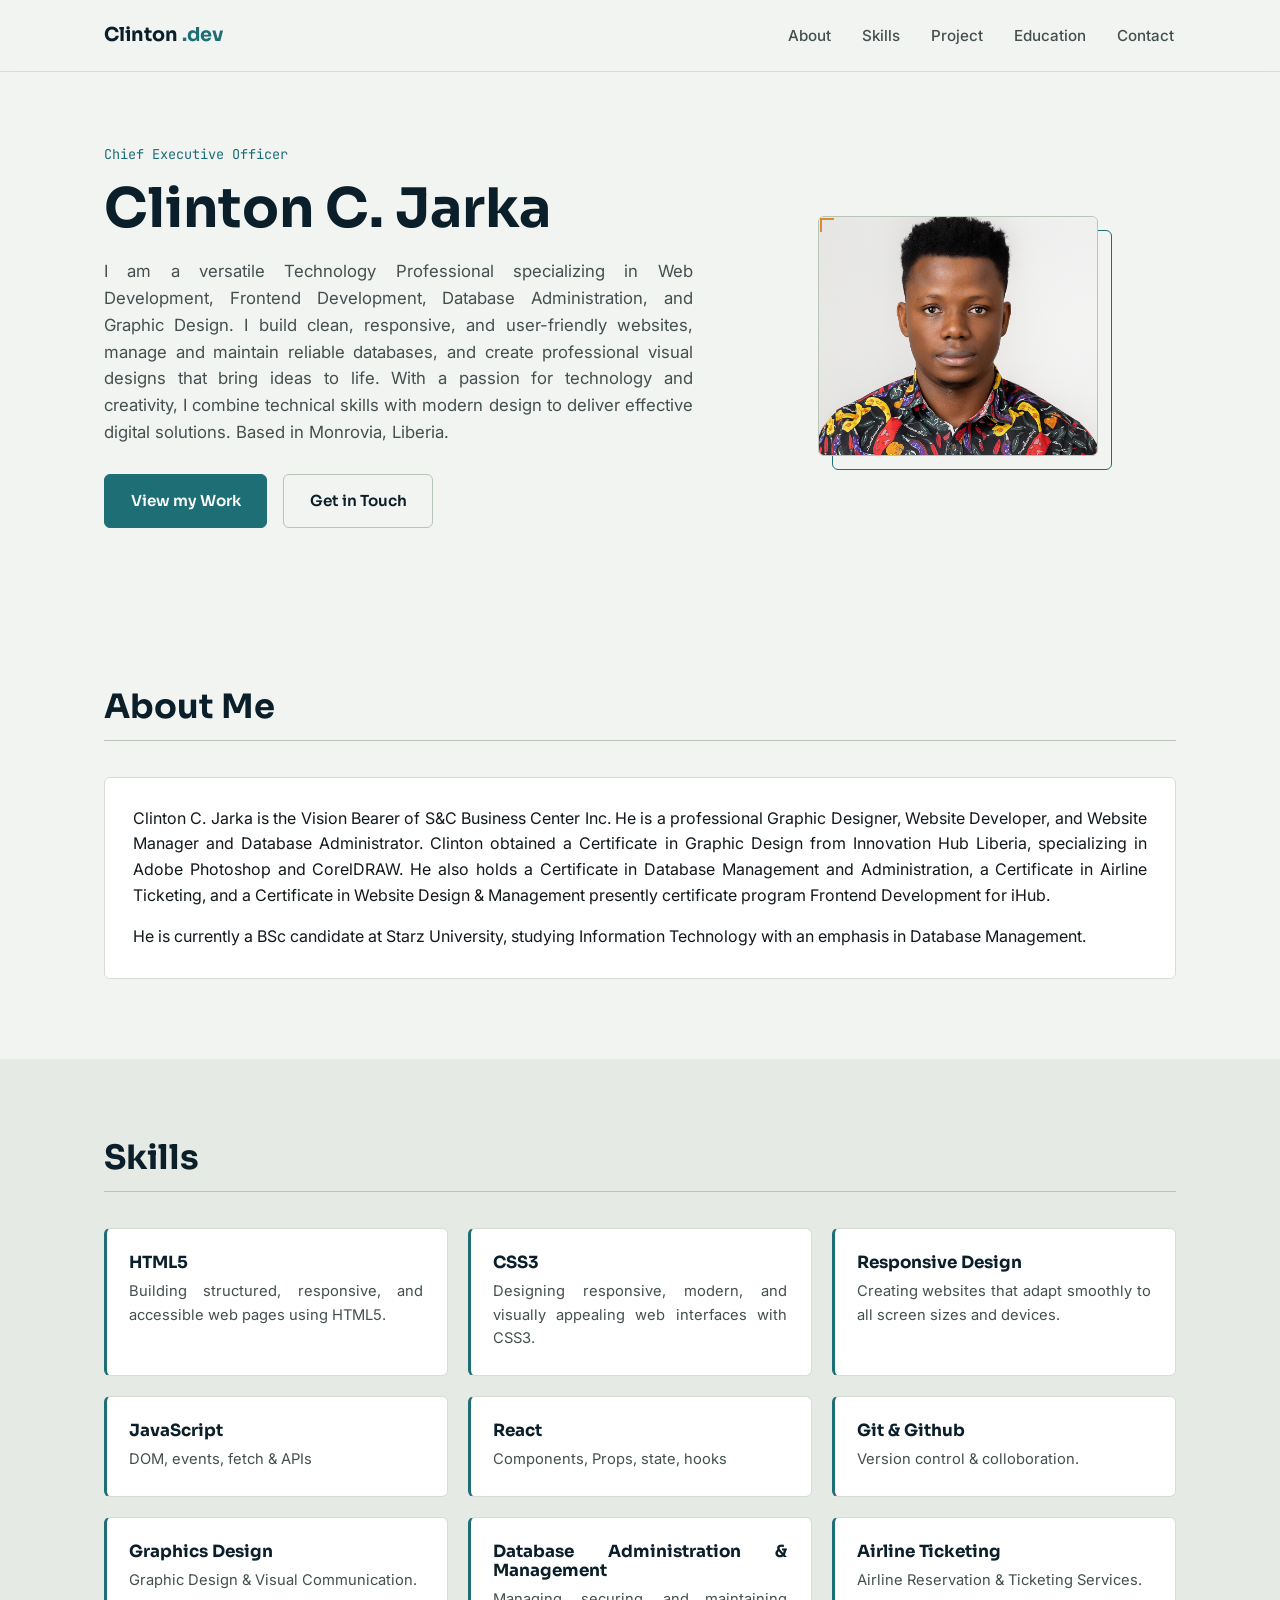
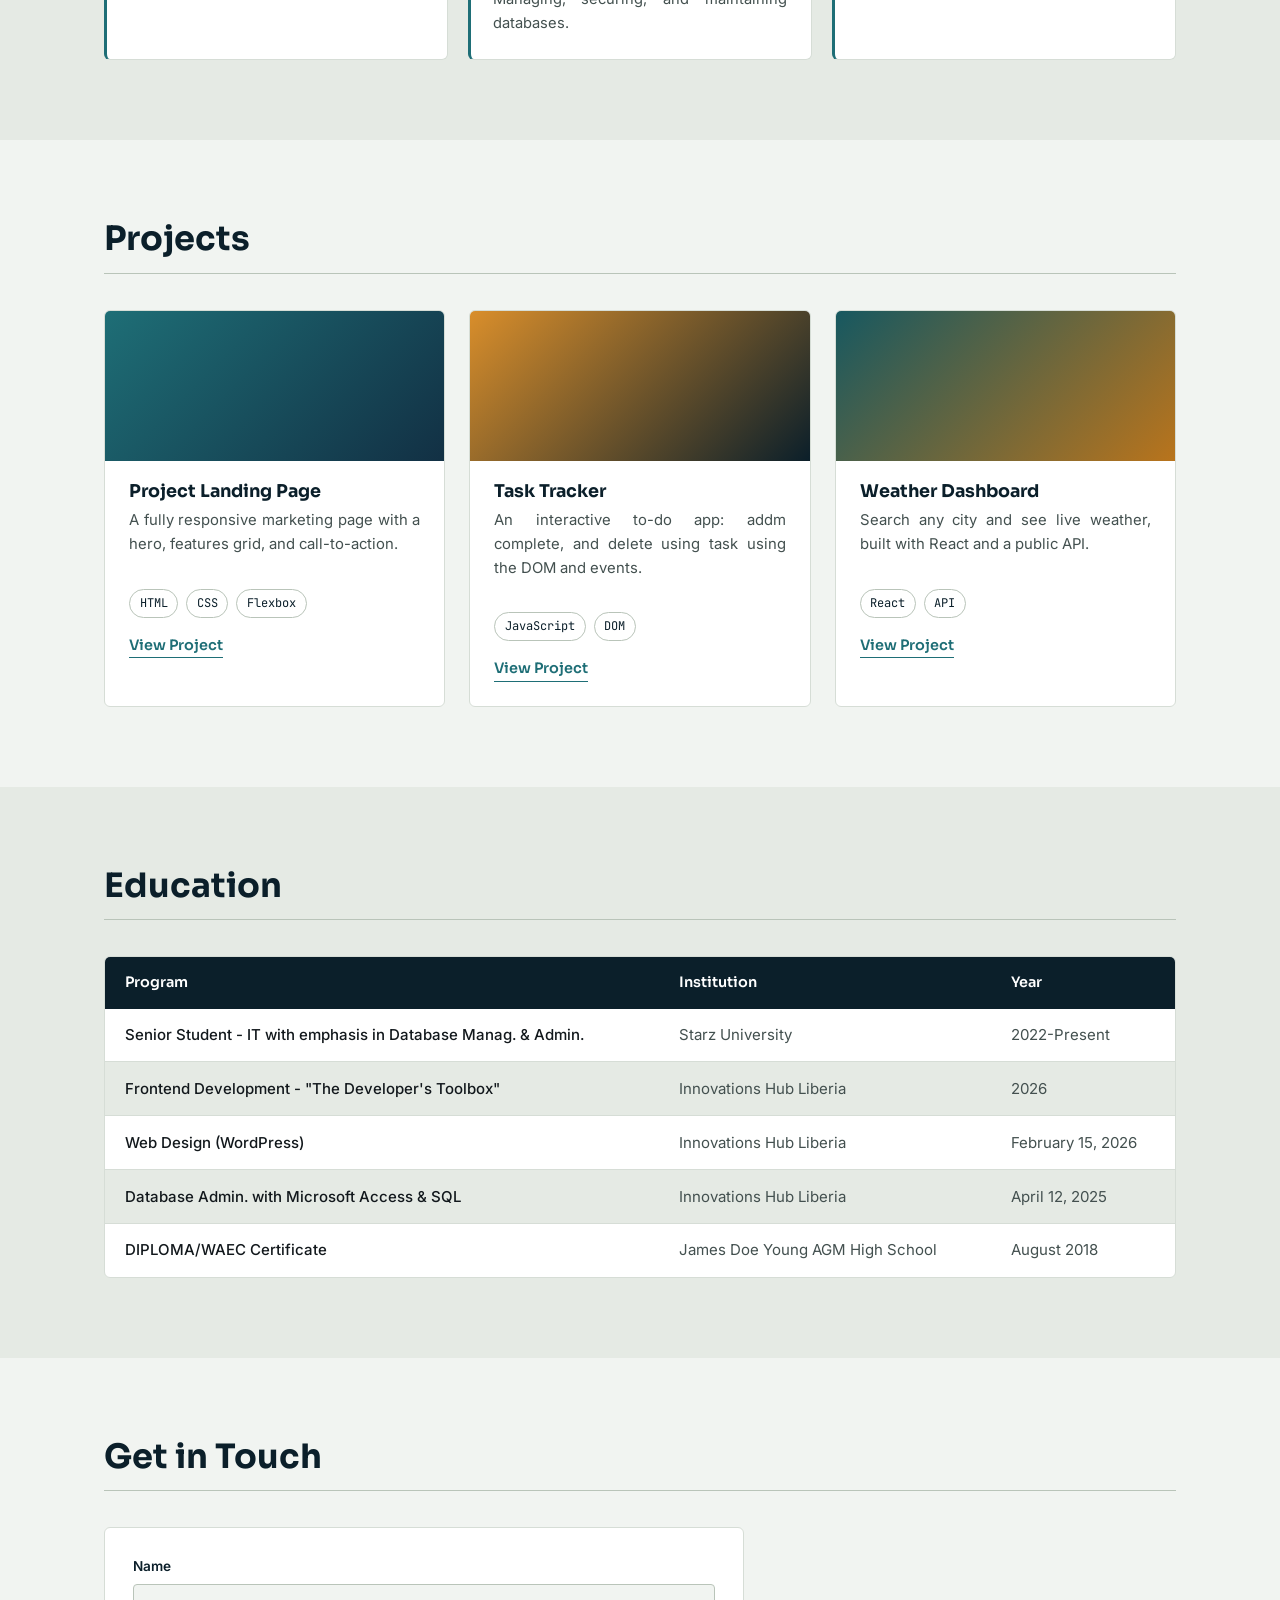
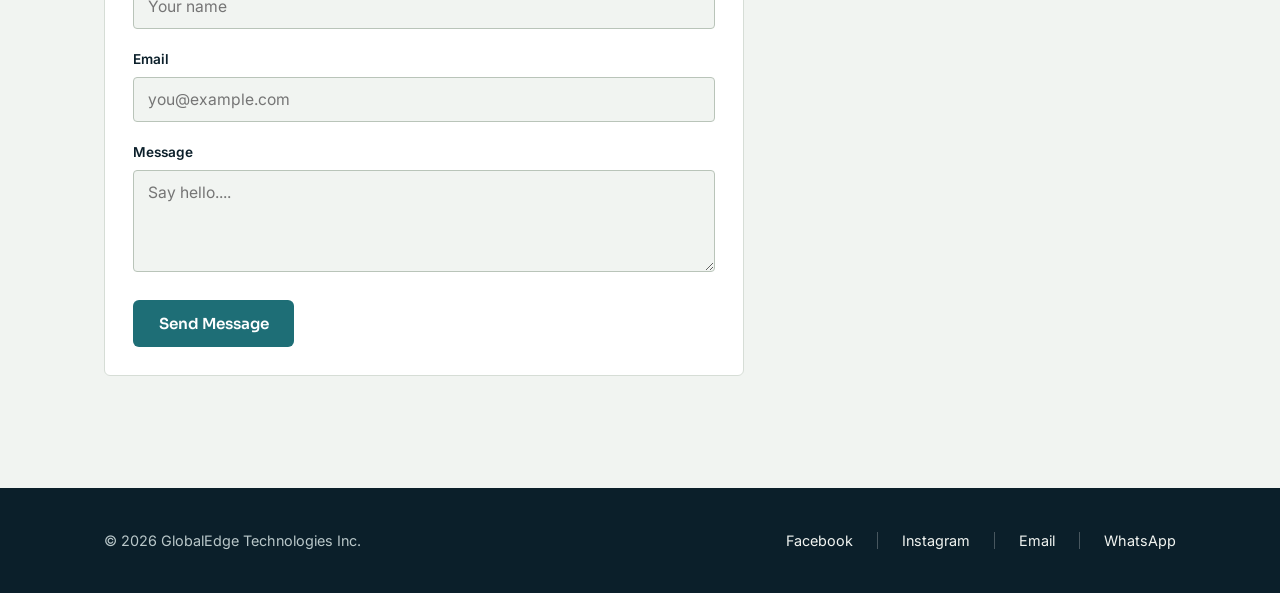
<file: project/index.html>
<!DOCTYPE html>
<html lang="en">
<head>
    <meta charset="UTF-8">
    <meta name="viewport" content="width=device-width, initial-scale=1.0">
    <meta name="description" content="Digital Resume and Profolio of Clinton C. Jarka, Junior Frontend Developer">
    <title>Clinton C. Jarka - Chief Executive Officer</title>
    <link rel="stylesheet" href="style.css">
</head>
<body>
    <!-- Header + Nav -->
    <header class="site-header">
            <nav class=" nav container">
            <a class="brand" href="#top"> Clinton<span> .dev</span></a>
        <ul class="nav-links">
            <li><a href="#about">About</a></li>
            <li><a href="#skills">Skills</a></li>
            <li><a href="#project">Project</a></li>
            <li><a href="#education">Education</a></li>
            <li><a href="#contact">Contact</a></li>
        </ul>
        </nav>
    </header>
    <main id="top">
    <!-- Hero -->
    <section class="hero">
        <div class="container hero-grid">
            <div class="hero-text">
                <p class="eyebrow"> Chief Executive Officer</p>
                <h1>Clinton C. Jarka</h1>
                <p class="lead">
                    I am a versatile Technology Professional specializing in Web Development, Frontend Development, Database Administration, and Graphic Design. I build clean, responsive, and user-friendly websites, manage and maintain reliable databases, and create professional visual designs that bring ideas to life. With a passion for technology and creativity, I combine technical skills with modern design to deliver effective digital solutions. Based in Monrovia, Liberia.
                </p>
                <div class="hero-actions">
                    <a class="btn" href="#projects"> View my Work</a>
                    <a class="btn btn--outline" href="#contact"> Get in Touch</a> 
                </div>
            </div>
            <div class="hero-media">
                <img src="CEO Picture.png" alt=" Clinton C. Jarka" width="240" height="240">
            </div>
          </div>
    </section>
    <!-- About -->
     <section id="about" class="section">
        <div class="container">
        <h2 class="section-title"> About Me</h2>
        <div class="card">
            <p>
                Clinton C. Jarka is the Vision Bearer of S&C Business Center Inc. He is a professional Graphic Designer, Website Developer, and Website Manager and Database Administrator. Clinton obtained a Certificate in Graphic Design from Innovation Hub Liberia, specializing in Adobe Photoshop and CorelDRAW. He also holds a Certificate in Database Management and Administration, a Certificate in Airline Ticketing, and a Certificate in Website Design & Management presently certificate program Frontend Development for iHub.
            </p>

            <p>He is currently a BSc candidate at Starz University, studying Information Technology with an emphasis in Database Management.</p>
        </div>
     </section>

     <!-- Skills (List + Responsive Grid) -->
      <section id="skills" class="section section--alt">
        <div class="container">
            <h2 class="section-title">Skills</h2>
            <ul class="skills-grid">
                <li class="card skill">
                    <h3>HTML5</h3>
                    <p>Building structured, responsive, and accessible web pages using HTML5.</p>
                </li>
                 <li class="card skill">
                    <h3>CSS3</h3>
                    <p> Designing responsive, modern, and visually appealing web interfaces with CSS3.</p>
                </li>
             <li class="card skill">
                    <h3>Responsive Design</h3>
                    <p>Creating websites that adapt smoothly to all screen sizes and devices.</p>
                </li>
                 <li class="card skill">
                    <h3>JavaScript</h3>
                    <p>DOM, events, fetch &amp; APIs</p>
                </li>
                 <li class="card skill">
                    <h3>React</h3>
                    <p>Components, Props, state, hooks</p>
                </li>
                 <li class="card skill">
                    <h3>Git &amp; Github</h3>
                    <p>Version control &amp; colloboration.</p>
                </li>
                <li class="card skill">
                    <h3>Graphics Design</h3>
                    <p>Graphic Design &amp; Visual Communication.</p>
                </li>
            <li class="card skill">
                    <h3>Database Administration &amp; Management</h3>
                    <p>Managing, securing, and maintaining databases.</p>
                </li>
            <li class="card skill">
                    <h3>Airline Ticketing</h3>
                    <p>Airline Reservation & Ticketing Services.</p>
                </li>
            </ul>
        </div>
      </section>
      <!-- Projects -->
       <section id="project" class="section">
        <div class="container">
            <h2 class="section-title">Projects</h2>
            <div class="project-grid">
                <article class="card project">
                    <div class="project-thumb project-thumb--1" arial-hidden="true"></div>
                    <h3>Project Landing Page</h3>
                    <p>A fully responsive marketing page with a hero, features grid, and call-to-action.</p>
                <p class="tags"><span class="tag">HTML</span><span class="tag">CSS</span><span class="tag">Flexbox</span></p>
                <a href="#">View Project</a>
                </article>
             <article class="card project">
                    <div class="project-thumb project-thumb--2" arial-hidden="true"></div>
                    <h3>Task Tracker</h3>
                    <p>An interactive to-do app: addm complete, and delete using task using the DOM and events.</p>
                <p class="tags"><span class="tag">JavaScript</span><span class="tag">DOM</span></p>
                <a href="#">View Project</a>
                </article>
             <article class="card project">
                   <div class="project-thumb project-thumb--3" arial-hidden="true"></div>
                    <h3>Weather Dashboard</h3>
                    <p>Search any city and see live weather, built with React and a public API.</p>
                <p class="tags"><span class="tag">React</span><span class="tag">API</span></p>
                <a href="#">View Project</a>
                </article>
            </div>
        </div>
       </section>

       <!-- Education -->
        <section id="education" class="section section--alt">
            <div class="container">
                <h2 class="section-title">Education</h2>
                <div class="card table-wrap">
                <table>
                    <caption class="sr-only">Education Histroy</caption>
                    <thead>
                        <tr>
                            <th scope="col">Program</th>
                            <th scope="col">Institution</th>
                            <th scope="col">Year</th>
                        </tr>
                    </thead>
                    <tbody>
                        <tr>
                            <td>Senior Student - IT with emphasis in Database Manag. & Admin.</td>
                            <td>Starz University</td>
                            <td>2022-Present</td>
                        </tr>
                        <tr>
                            <td>Frontend Development - "The Developer's Toolbox"</td>
                            <td>Innovations Hub Liberia</td>
                            <td>2026</td>
                        </tr>
                        <tr>
                            <td>Web Design (WordPress)</td>
                            <td>Innovations Hub Liberia</td>
                            <td>February 15, 2026</td>
                        </tr>
                        <tr>
                            <td>Database Admin. with Microsoft Access & SQL</td>
                            <td>Innovations Hub Liberia</td>
                            <td>April 12, 2025</td>
                        </tr>
                        <tr>
                            <td>DIPLOMA/WAEC Certificate</td>
                            <td>James Doe Young AGM High School</td>
                            <td>August 2018</td>
                        </tr>
                    </tbody>
                </table>
                </div>
            </div>
        </section>
    
    <!-- Contact -->
        <section id="contact" class="section">
            <div class="container">
                <h2 class="section-title">Get in Touch</h2>
                <form class="card contact-form" action="#">
                    <div class="form-row">
                        <div class="field">
                            <label for="name">Name</label>
                            <input type="text" name="name" id="name" placeholder="Your name" required>
                        </div>
                     <div class="field">
                            <label for="email">Email</label>
                            <input type="email" name="email" id="email" placeholder="you@example.com" required>
                        </div>
                     <div class="field">
                            <label for="message">Message</label>
                           <textarea name="message" id="Message" cols="30" rows="4" placeholder="Say hello...." required></textarea>
                        </div>
                     </div>
                     <button class="btn" type="submit">Send Message</button>
                </form>
            </div>
    </section>
</main>

<!-- Footer -->
 <footer class="site-footer">
    <div class="container footer-grid">
        <p>&copy; 2026 GlobalEdge Technologies Inc.</p>
        <ul class="footer-links">
            <li> <a href="https://www.facebook.com/share/1D6nQ42war/?mibextid=wwXIfr" target="_blank">Facebook</a></li>
            <li> <a href="https://www.instagram.com/clinton19951121" target="_blank">Instagram</a></li>
            <li> <a href="mailto:jarkac1998@gmail.com">Email</a></li>
             <li> <a href="https://www.instagram.com/clinton19951121" target="_blank">WhatsApp</a></li>
        </ul>
    </div>
 </footer>
</body>
</html>
</file>
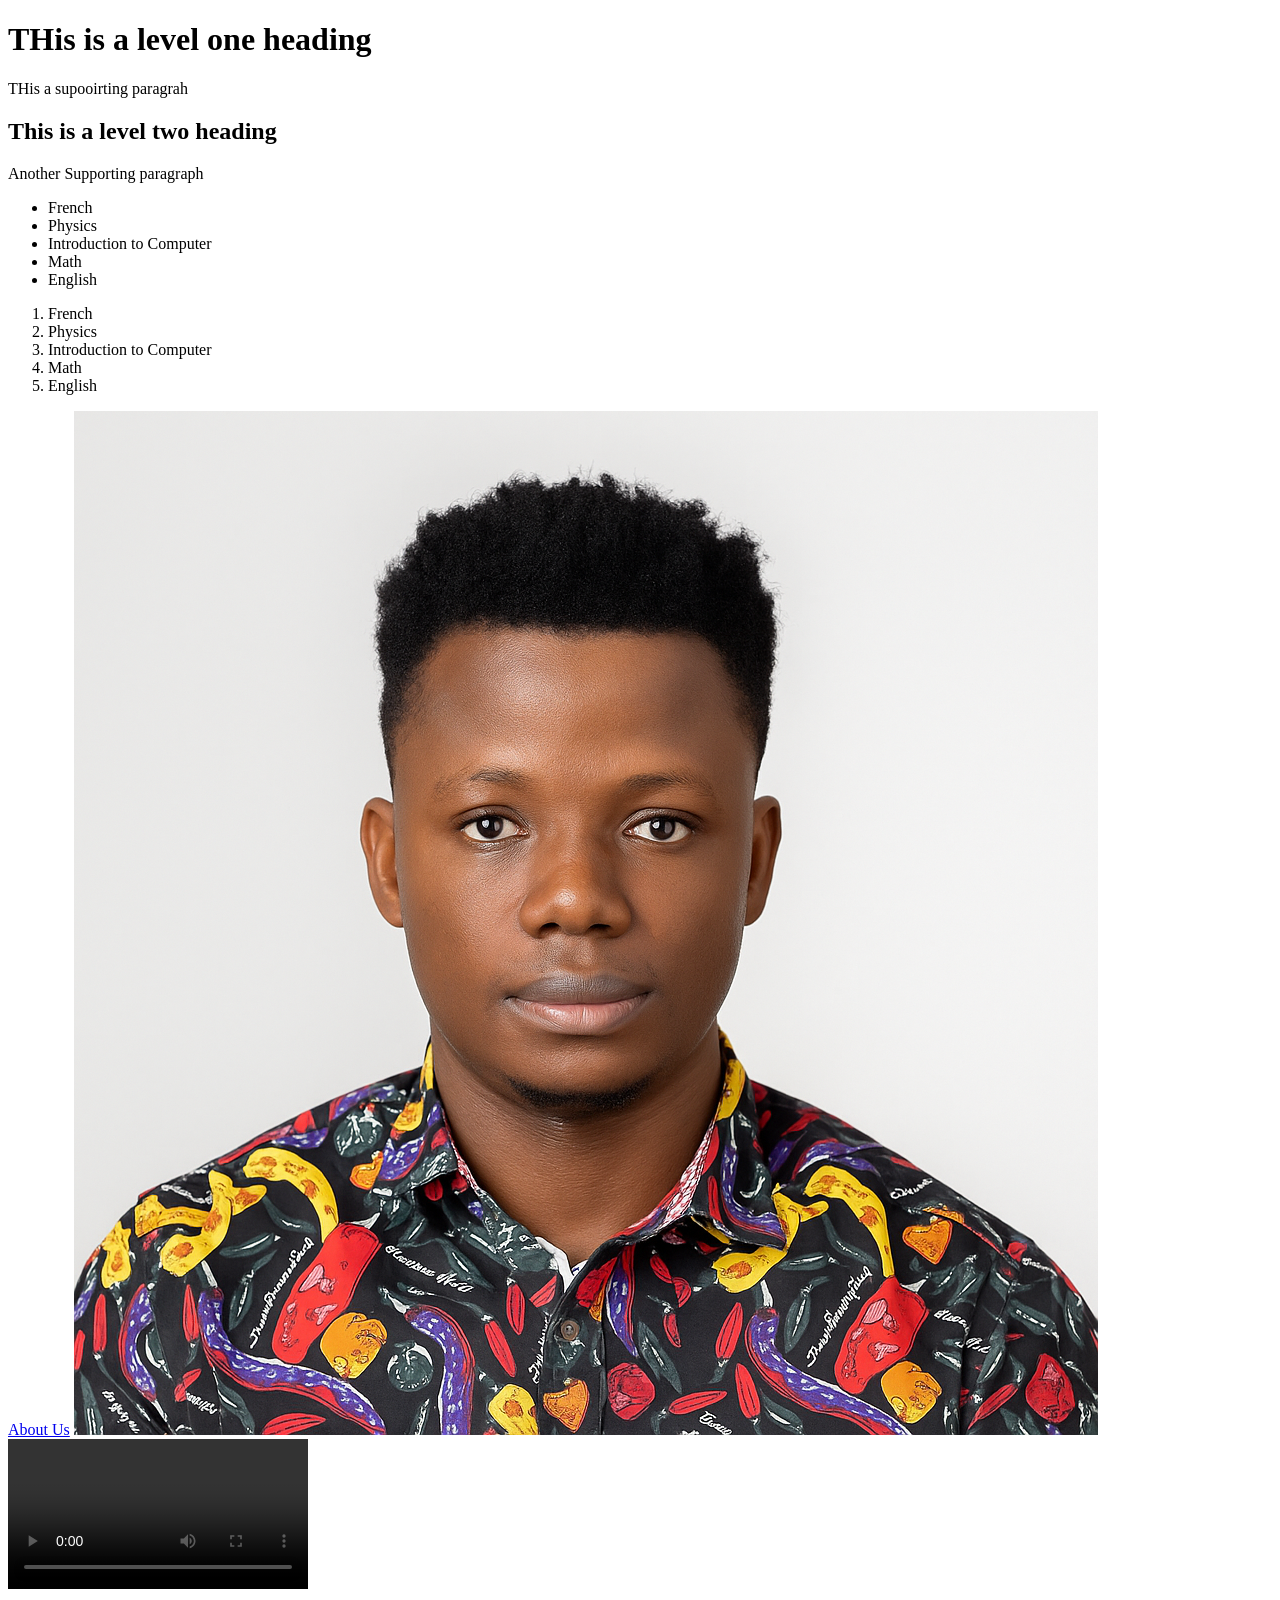
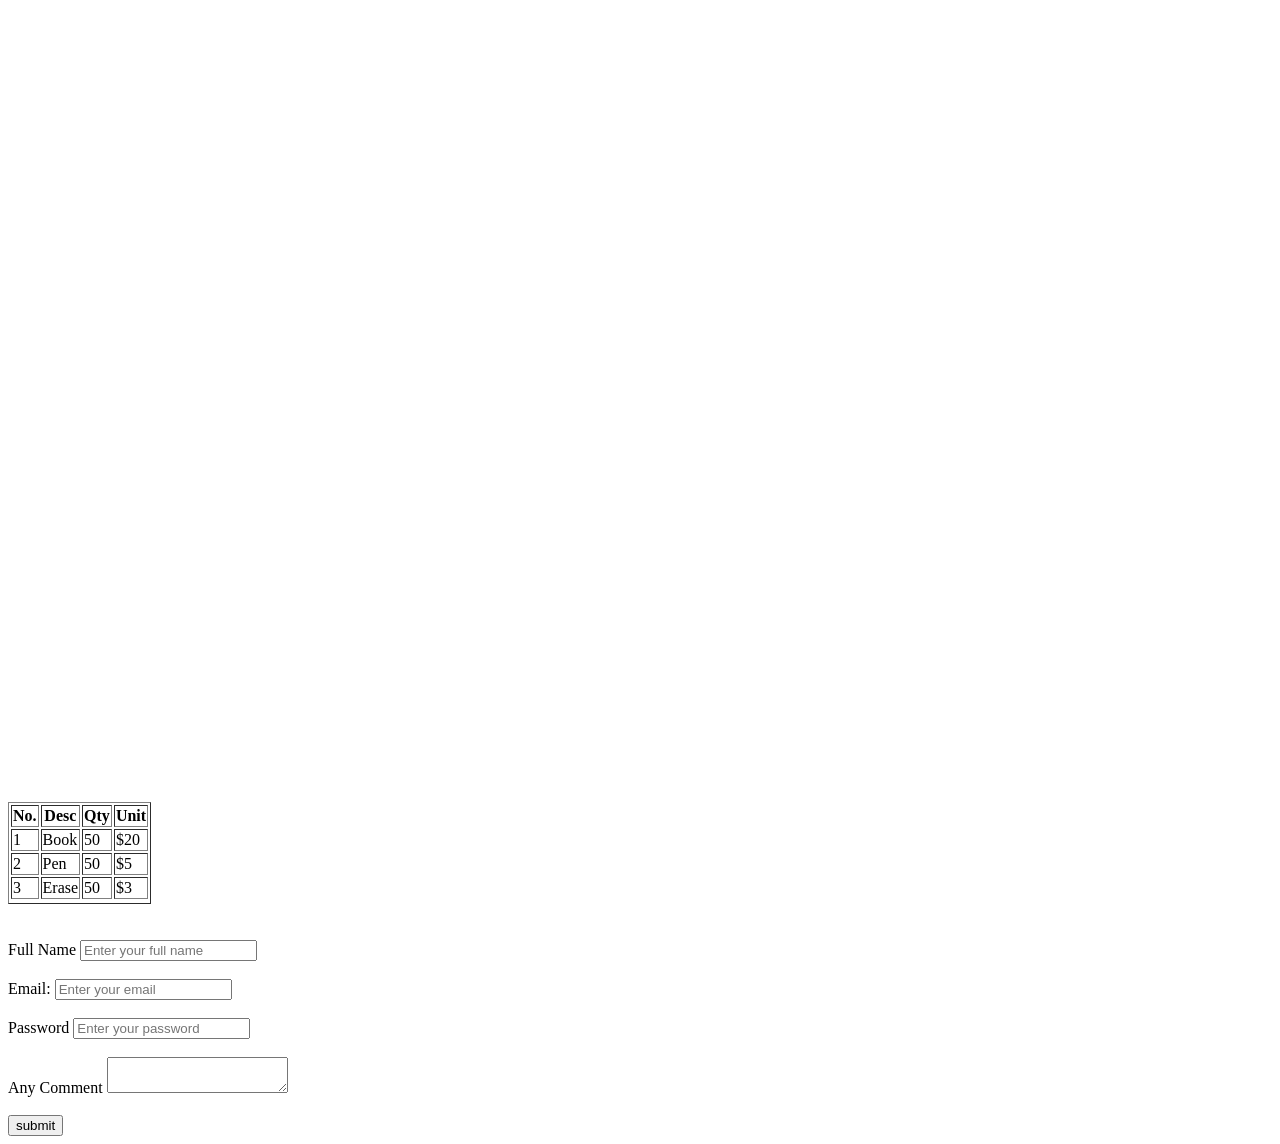
<file: Week1/index.html>
<!DOCTYPE html>
<html lang="en">
<head>
    <meta charset="UTF-8">
    <meta name="viewport" content="width=device-width, initial-scale=1.0">
    <meta name="author" content="Clinton C. Jarka">
        <title>Hello World</title>
</head>
<body>
    <h1> THis is a level one heading </h1>
    <p> THis a supooirting paragrah</p>
    <h2> This is a level two heading</h2>
    <p> Another Supporting paragraph</p>
<!-- HTML Listing Elements -->
 <ul>
    <li>French</li>
    <li>Physics</li>
    <li>Introduction to Computer </li>
    <li>Math</li>
    <li>English</li>
 </ul>

  <ol>
    <li>French</li>
    <li>Physics</li>
    <li>Introduction to Computer </li>
    <li>Math</li>
    <li>English</li>
 </ol>

 <!-- HTML Links -->
  <a href="Aboutus.html"> About Us</a>
  
 <!-- HTML Images -->
  <img src="img/CEO Picture.png" alt="Picture of the Chief Executive Officer">
  
 <!-- HTML Multimedia -->
  <video src="img/Video.mp4" controls></video>
  <br><br>
<iframe width="560" height="315" src="https://www.youtube.com/embed/3-y95KhT09k?si=qG2Wx06NeALbJmDa" title="YouTube video player" frameborder="0" allow="accelerometer; autoplay; clipboard-write; encrypted-media; gyroscope; picture-in-picture; web-share" referrerpolicy="strict-origin-when-cross-origin" allowfullscreen></iframe>
  <br><br>
  <iframe src="https://www.google.com/maps/embed?pb=!1m18!1m12!1m3!1d15863.01769590638!2d-10.80094034458009!3d6.295968799999996!2m3!1f0!2f0!3f0!3m2!1i1024!2i768!4f13.1!3m3!1m2!1s0xf0a010ae980095f%3A0x33abf87892528fd5!2sInnovations%20Hub%20Liberia!5e0!3m2!1sen!2s!4v1784217573335!5m2!1sen!2s" width="600" height="450" style="border:0;" allowfullscreen="" loading="lazy" referrerpolicy="strict-origin-when-cross-origin"></iframe>
  <!-- HTML Tables -->
   <table border="1">
      <tr>
          <th>No.</th>
          <th>Desc</th>
          <th>Qty</th>
          <th>Unit</th>
      </tr>
      <tr>
        <td>1</td>
        <td>Book</td>
        <td>50</td>
        <td>$20</td>
      </tr>
      <tr>
        <td>2</td>
        <td>Pen</td>
        <td>50</td>
        <td>$5</td>
       </tr>
      <tr>
        <td>3</td>
        <td>Erase</td>
        <td>50</td>
        <td>$3</td>
      </tr>
      <tr>
      </tr>
   </table>

   <br><br>
   <!-- HTMF Forms -->
    <form action="" method=" post">
    <label for="FirstName">Full Name</label>
      <input type="text" id="fullName" placeholder="Enter your full name">

      
   <br><br>
   <label for="email">Email:</label>
  <input type="email" name="email" id="email" placeholder="Enter your email">

  <br><br>
  <label for="Password">Password</label>
  <input type="password" name="password" id="password" placeholder="Enter your password">

  <br><br>
  <label for="comment">Any Comment</label>
  <textarea name="comment" id="comment"></textarea>


  <br><br>
  <input type="submit" value="submit"> 
    </form>
</body>
</html>
</file>
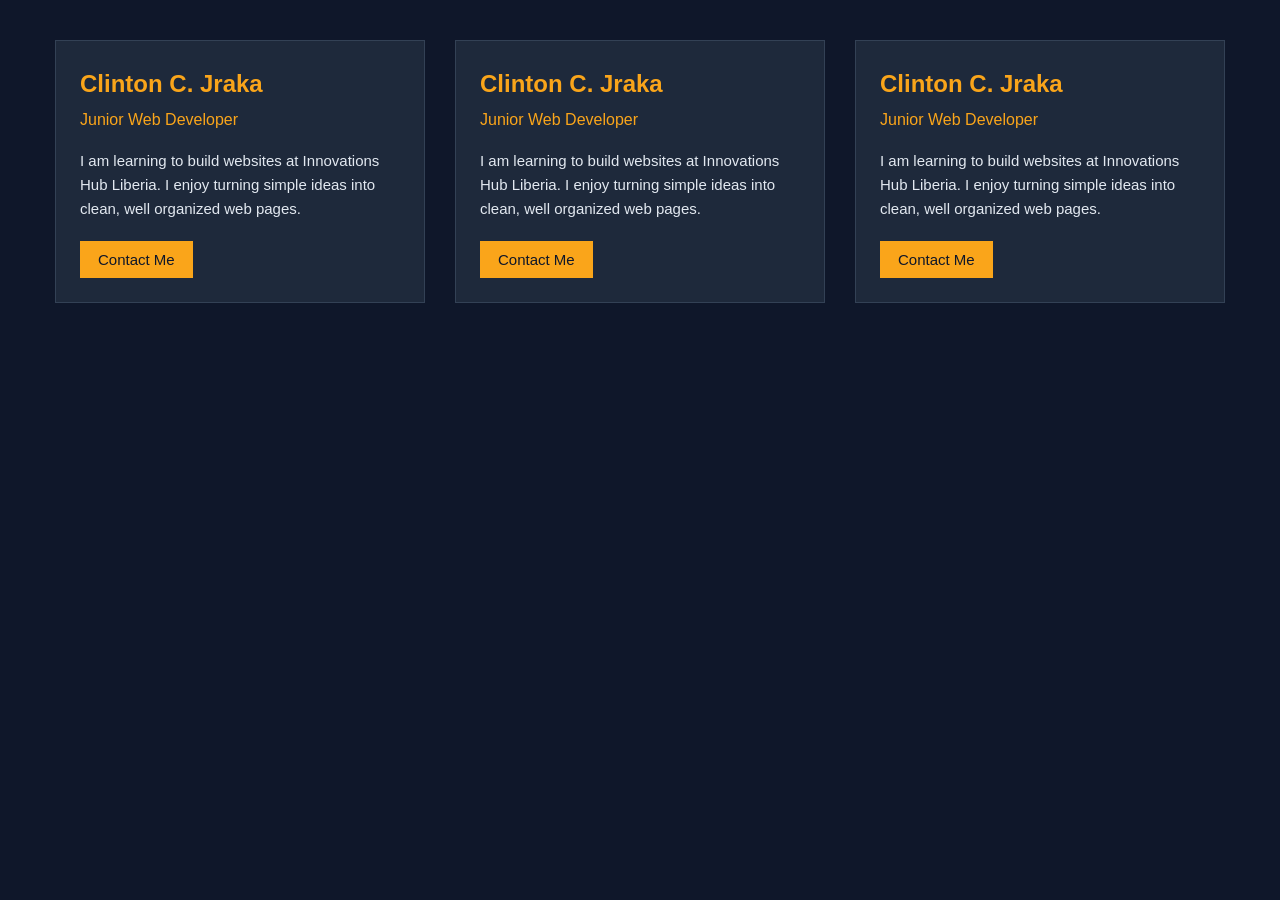
<file: Week2/index.html>
<!DOCTYPE html>
<html lang="en">
<head>
    <meta charset="UTF-8">
    <meta name="viewport" content="width=device-width, initial-scale=1.0">
    <title>My Profile Card</title>
    <link rel="stylesheet" href="style.css">
</head>
<body>
<div class="container">
    <div id="profile" class="card">
        <h1 id="name"> Clinton C. Jraka</h1>
        <p class="role"> Junior Web Developer</p>
    <p class="bio"> 
        I am learning to build websites at Innovations Hub Liberia. I enjoy turning simple ideas into clean, well organized web pages.
    </p>
    <button class="btn" type="Button"> Contact Me </button>
    </div>


    <div id="profile" class="card">
        <h1 id="name"> Clinton C. Jraka</h1>
        <p class="role"> Junior Web Developer</p>
    <p class="bio"> 
        I am learning to build websites at Innovations Hub Liberia. I enjoy turning simple ideas into clean, well organized web pages.
    </p>
    <button class="btn" type="Button"> Contact Me </button>
    </div>

    <div id="profile" class="card">
        <h1 id="name"> Clinton C. Jraka</h1>
        <p class="role"> Junior Web Developer</p>
    <p class="bio"> 
        I am learning to build websites at Innovations Hub Liberia. I enjoy turning simple ideas into clean, well organized web pages.
    </p>
    <button class="btn" type="Button"> Contact Me </button>
    </div>
</div>
</body>
</html>
</file>
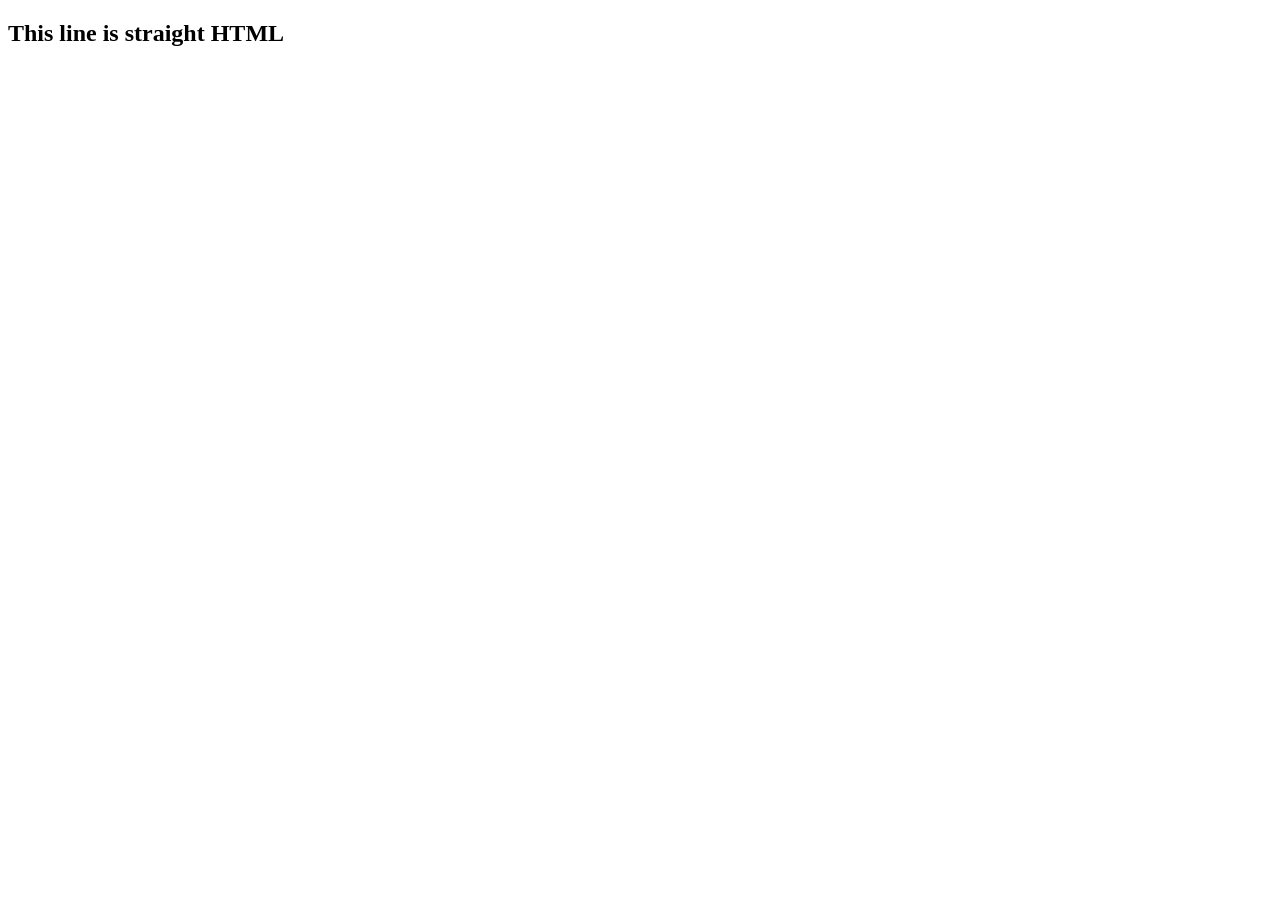
<file: week4/index.html>
<!DOCTYPE html>
<html lang="en">
<head>
    <meta charset="UTF-8">
    <meta name="viewport" content="width=device-width, initial-scale=1.0">
    <title>Our First JavaScript Example</title>
</head>
<body>
    <h2> This line is straight HTML</h2>
    <h3>
        <script type="text/javaScript">
        // Declaring Variables 
            var studentName = "Clinton";
            var scores = [85,72,91];
            var total = 0;
            var average;
        
            console.log('Student: ' + studentName + ' ' + scores);
            
            // For loop
           for (var i = 0; i < scores.length; i++) {
            total += scores[i];

            console.log('scores ' + (i+i) + ':' + scores[i]);
            
            }

            average = total / scores.length;
            console.log('Average: '+ average);
            // Using if / else if/ else 
        
        var grade;

        if (average >= 90){
            grade = "A";
            
        } else if(average >= 80){
            grade = "B";
        } else if (average >= 70){
            grade = "C";
            
        } else if (average >= 60){
            grade = "D";
            
       } else {
            grade = "F";
    }
        // Using switch statements
        var message;

        switch (grade){
            case "A":
                Message = "Oustanding"; break;
            case "B":
                Message = "Great Work"; break;
            case "C":
                Message = "You passed"; break;
            case "D":
                Message = "Barley Passed - review the materials."; break;
            case "F":
            default: 
                Message = "Did not pass - please see the instructor"; 
        }
        console.log('Message:' + Message);


        </script>
    </h3>
    <script type="text/javascript" src="script.js"></script>
</body>
</html>
</file>
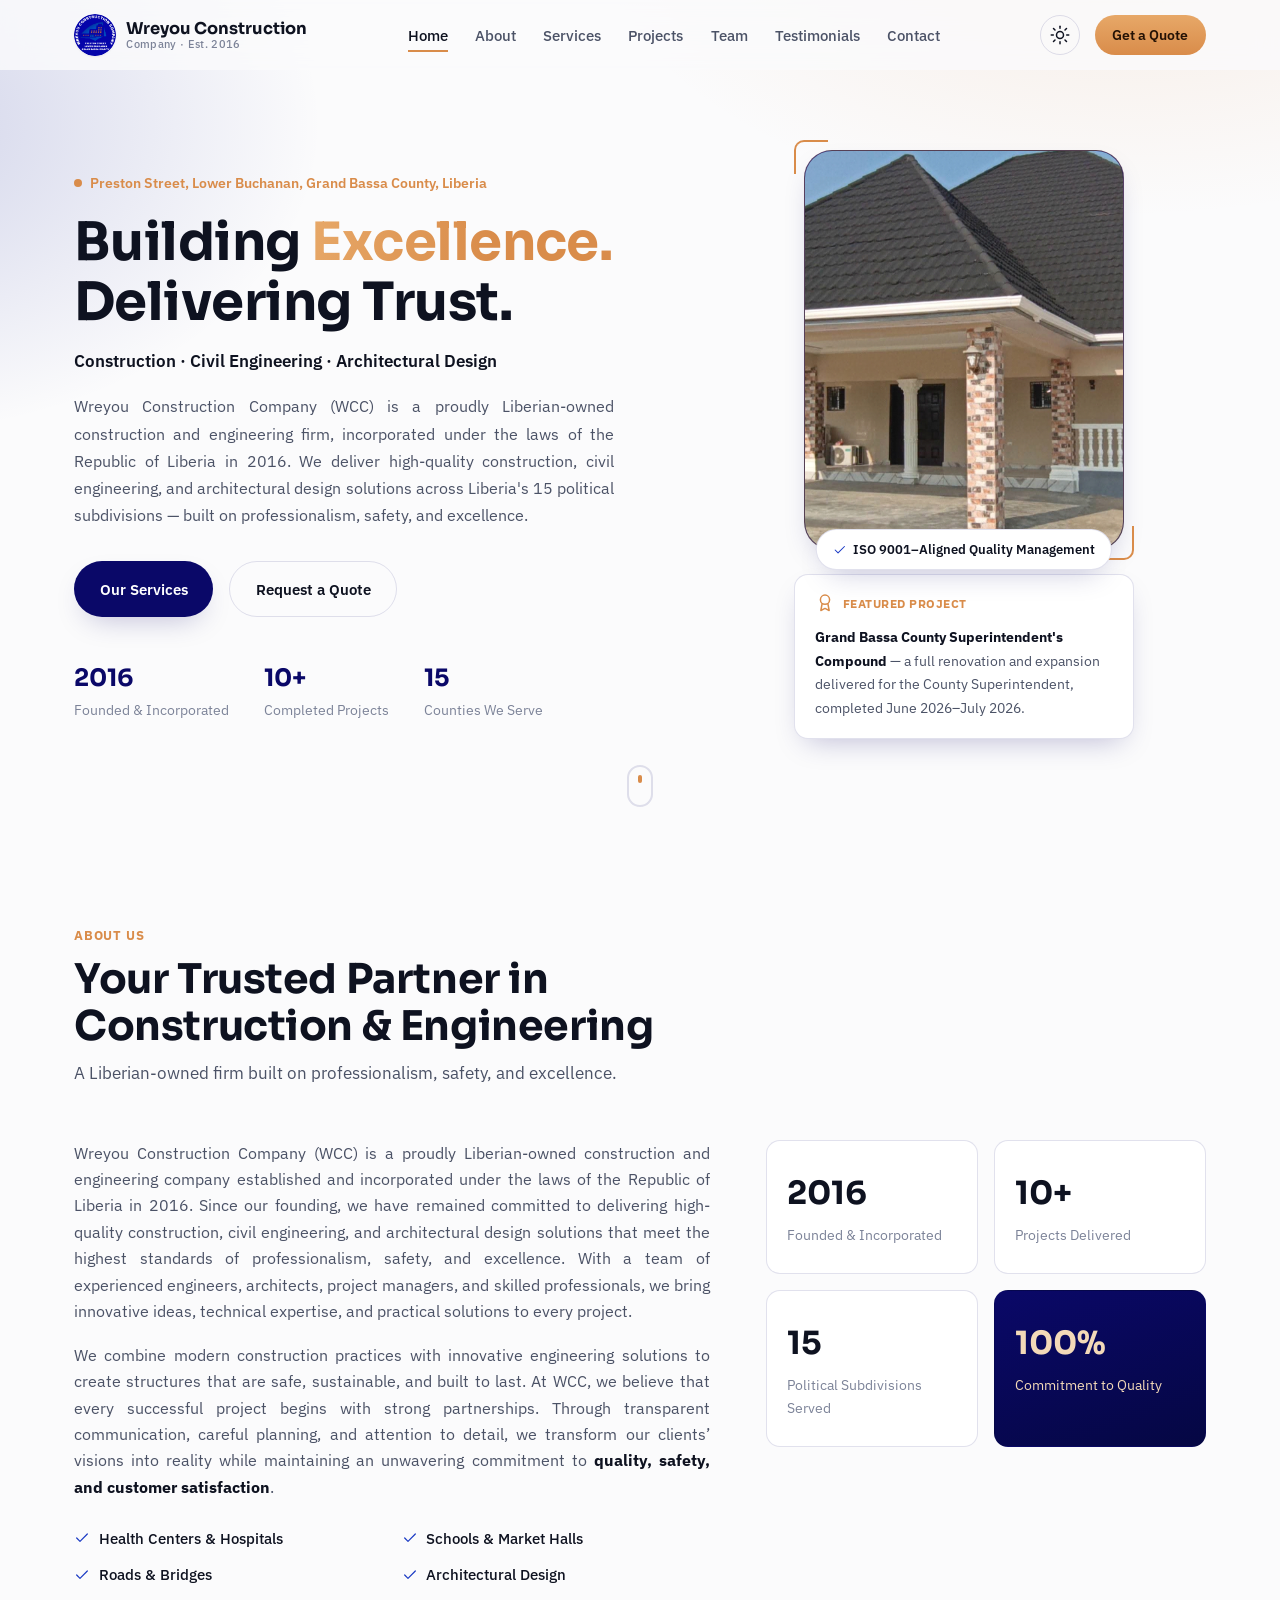
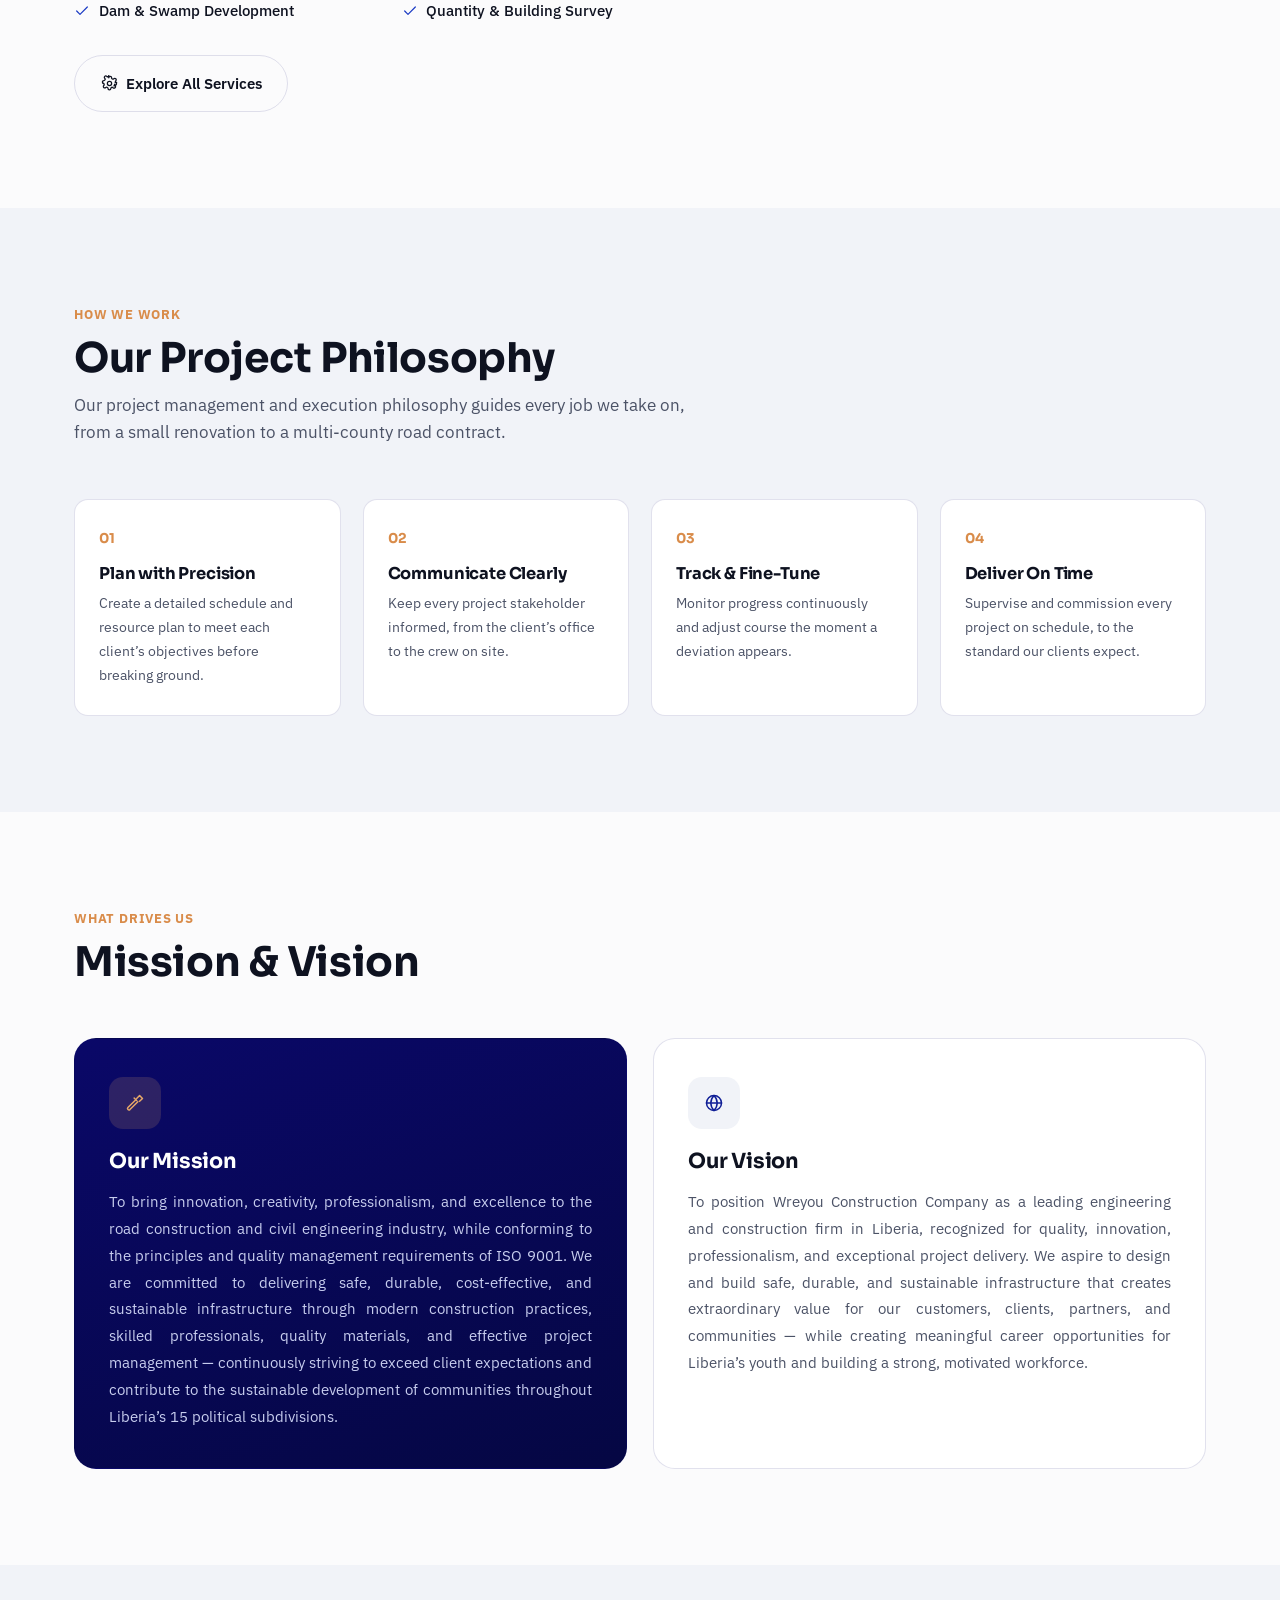
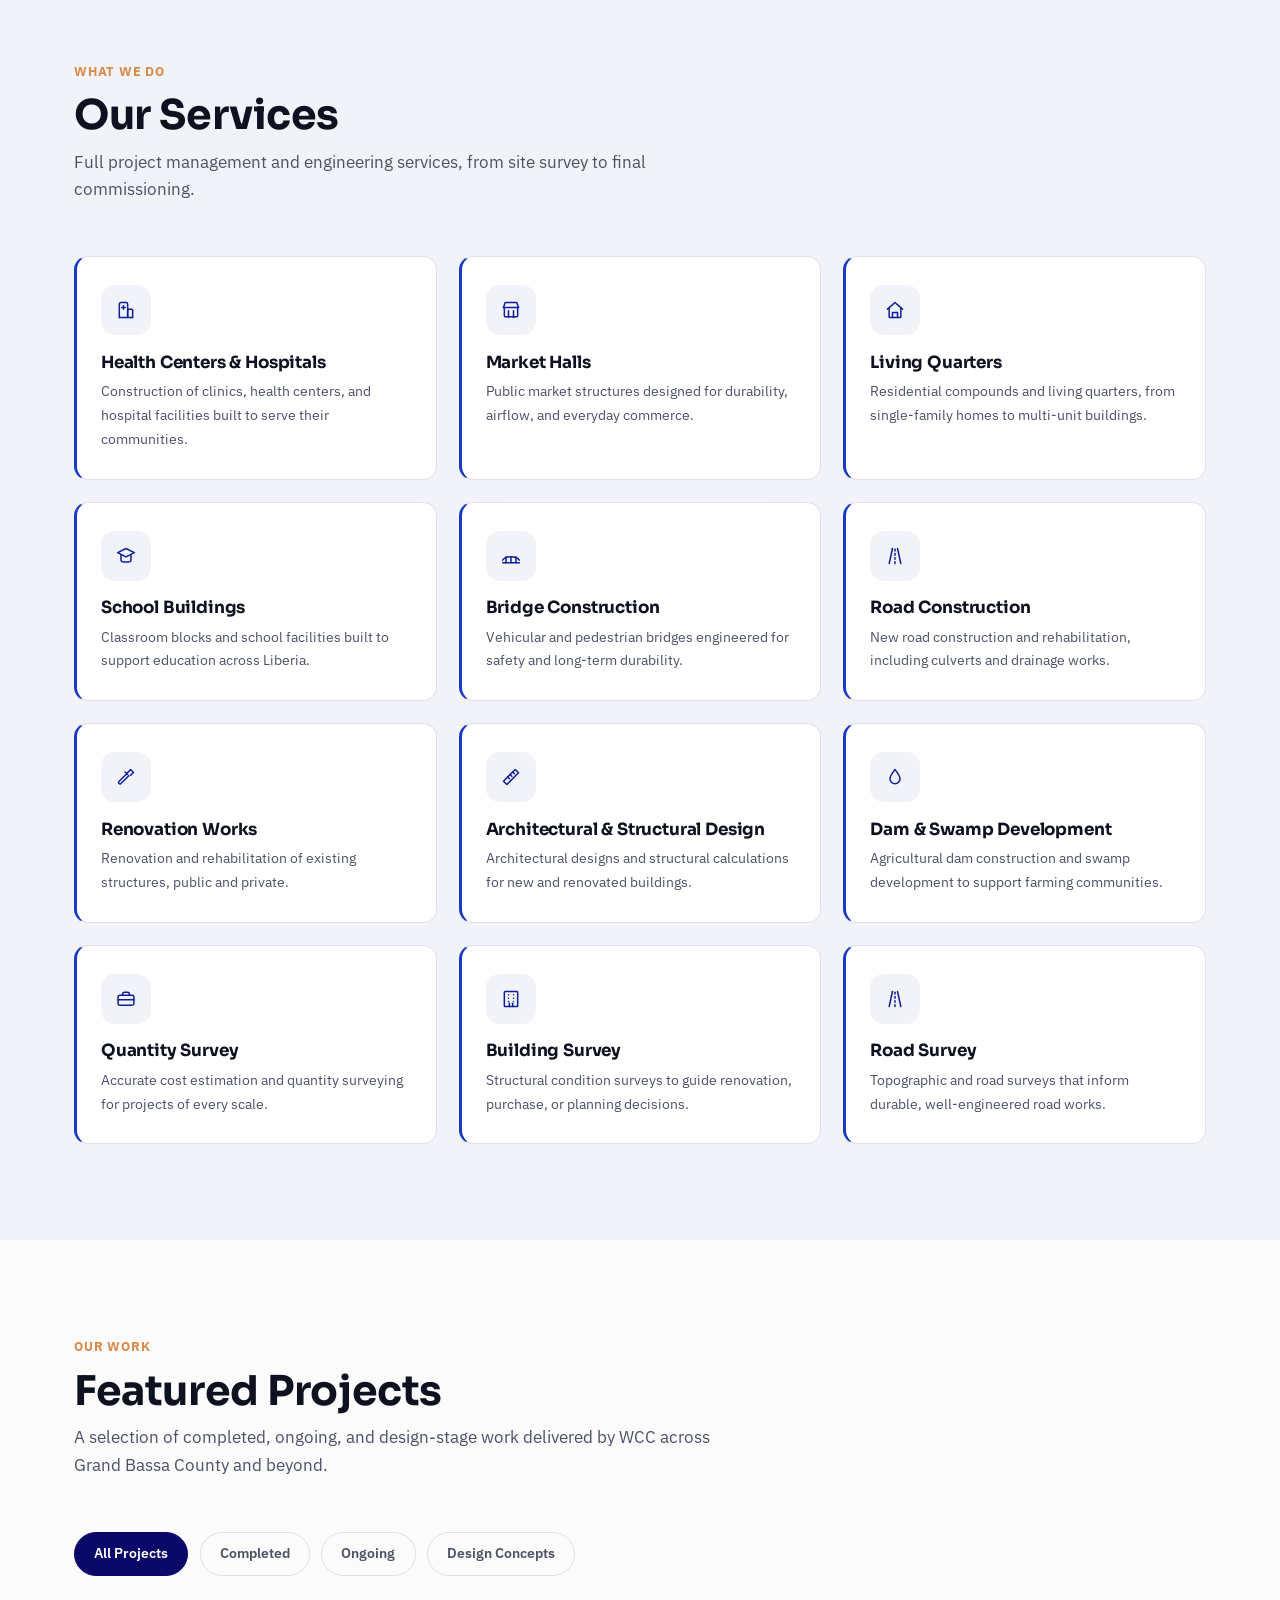
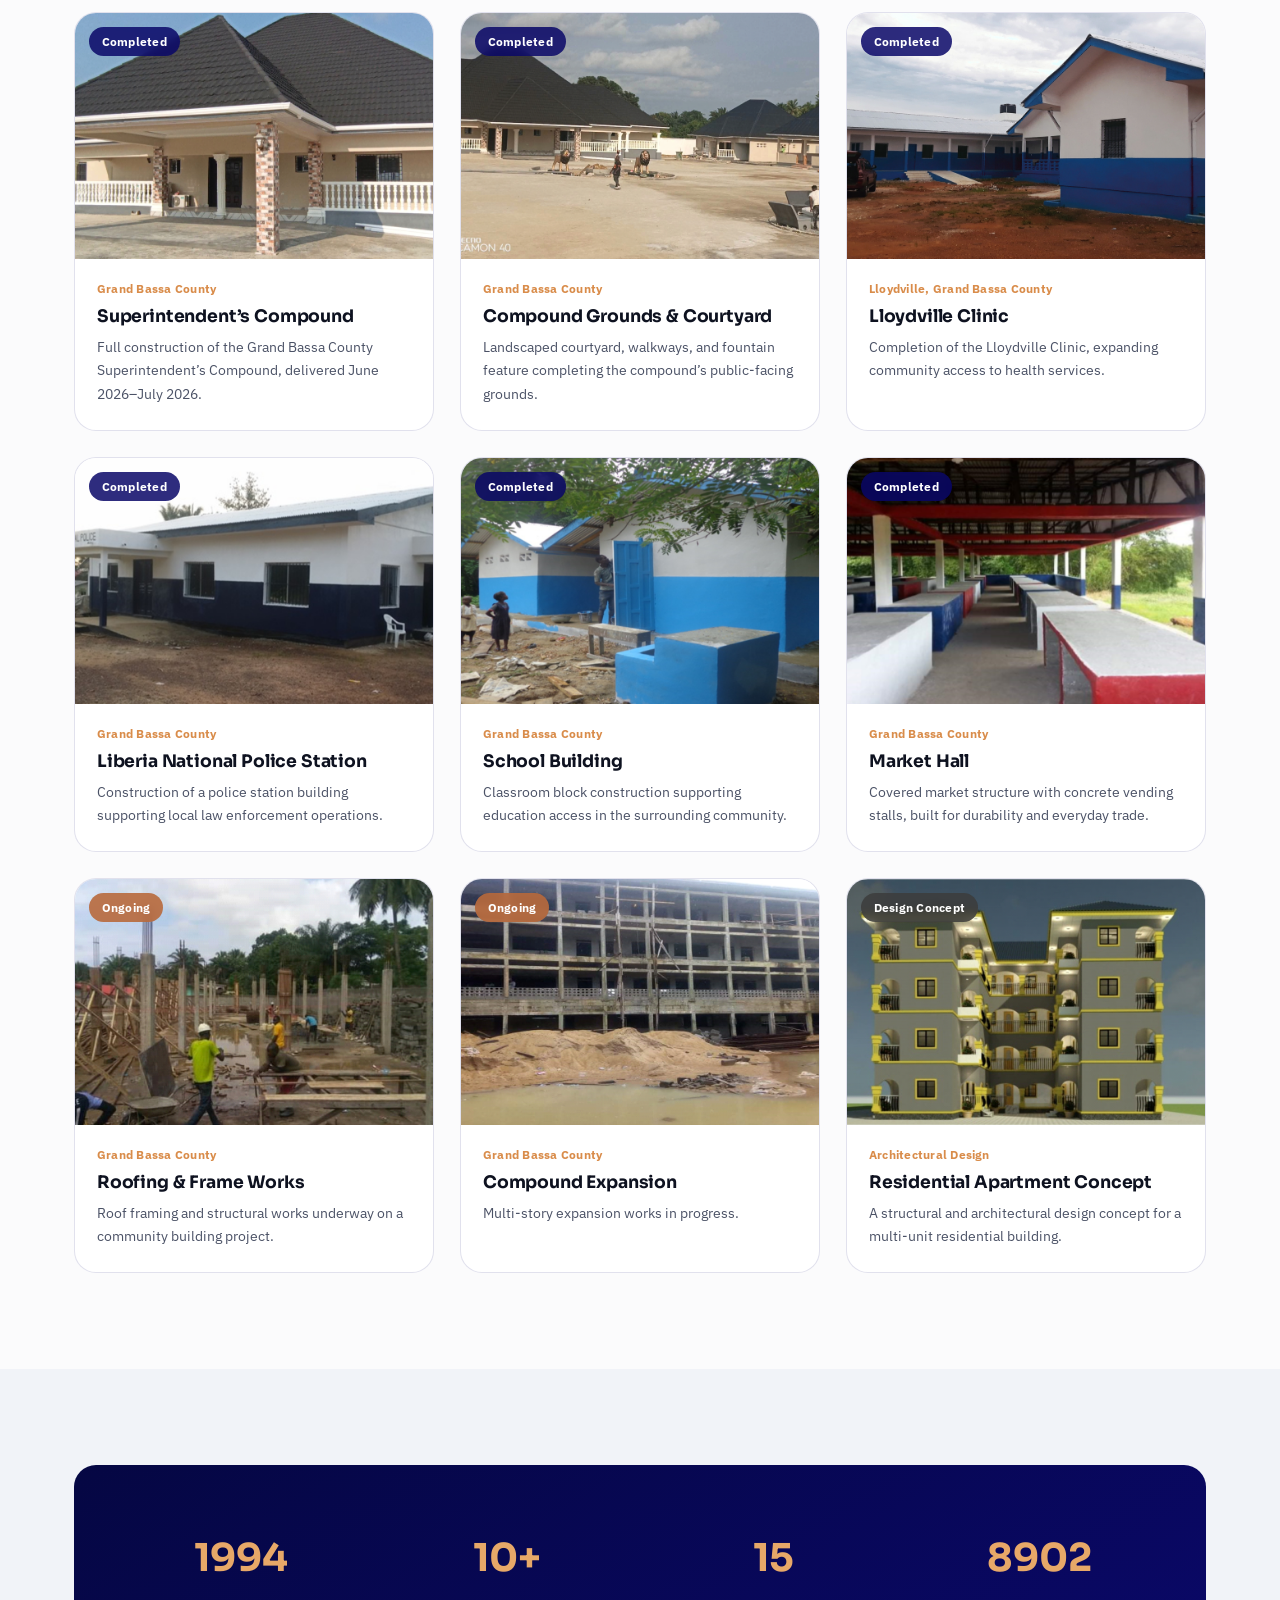
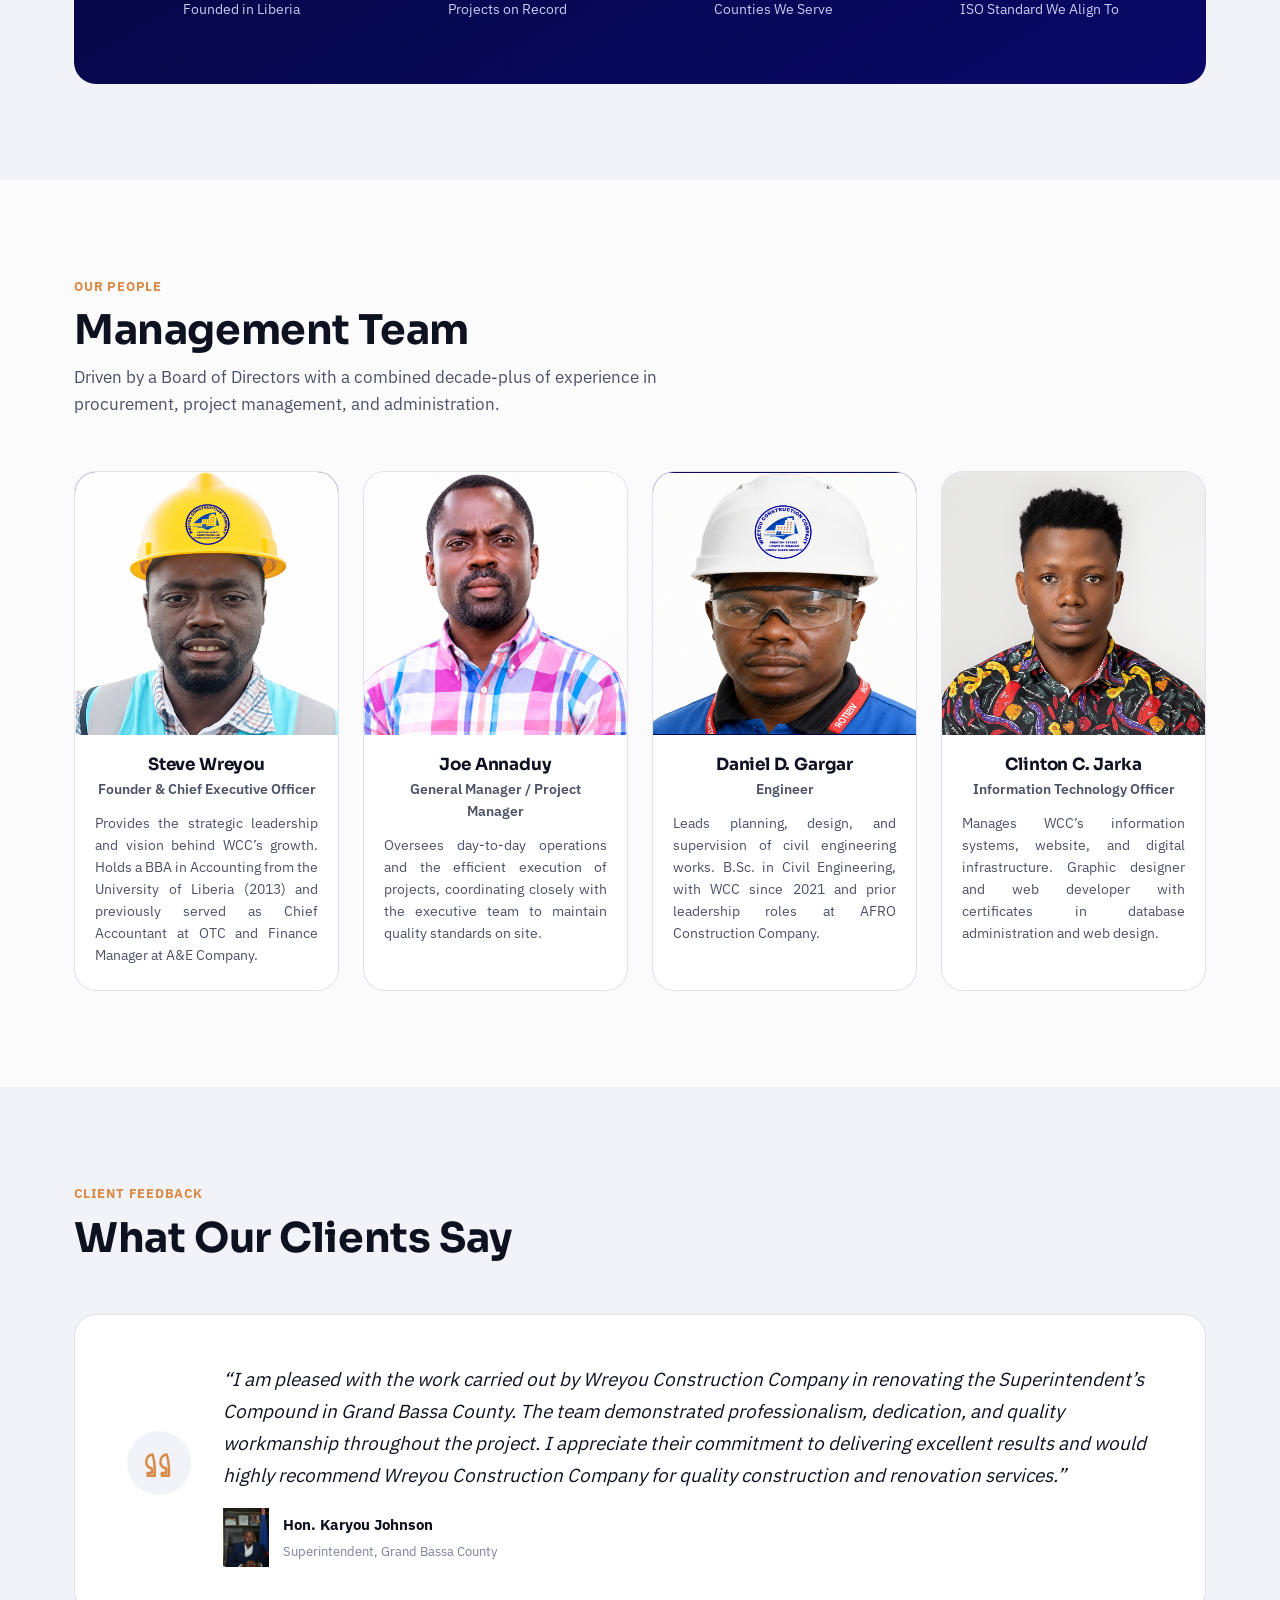
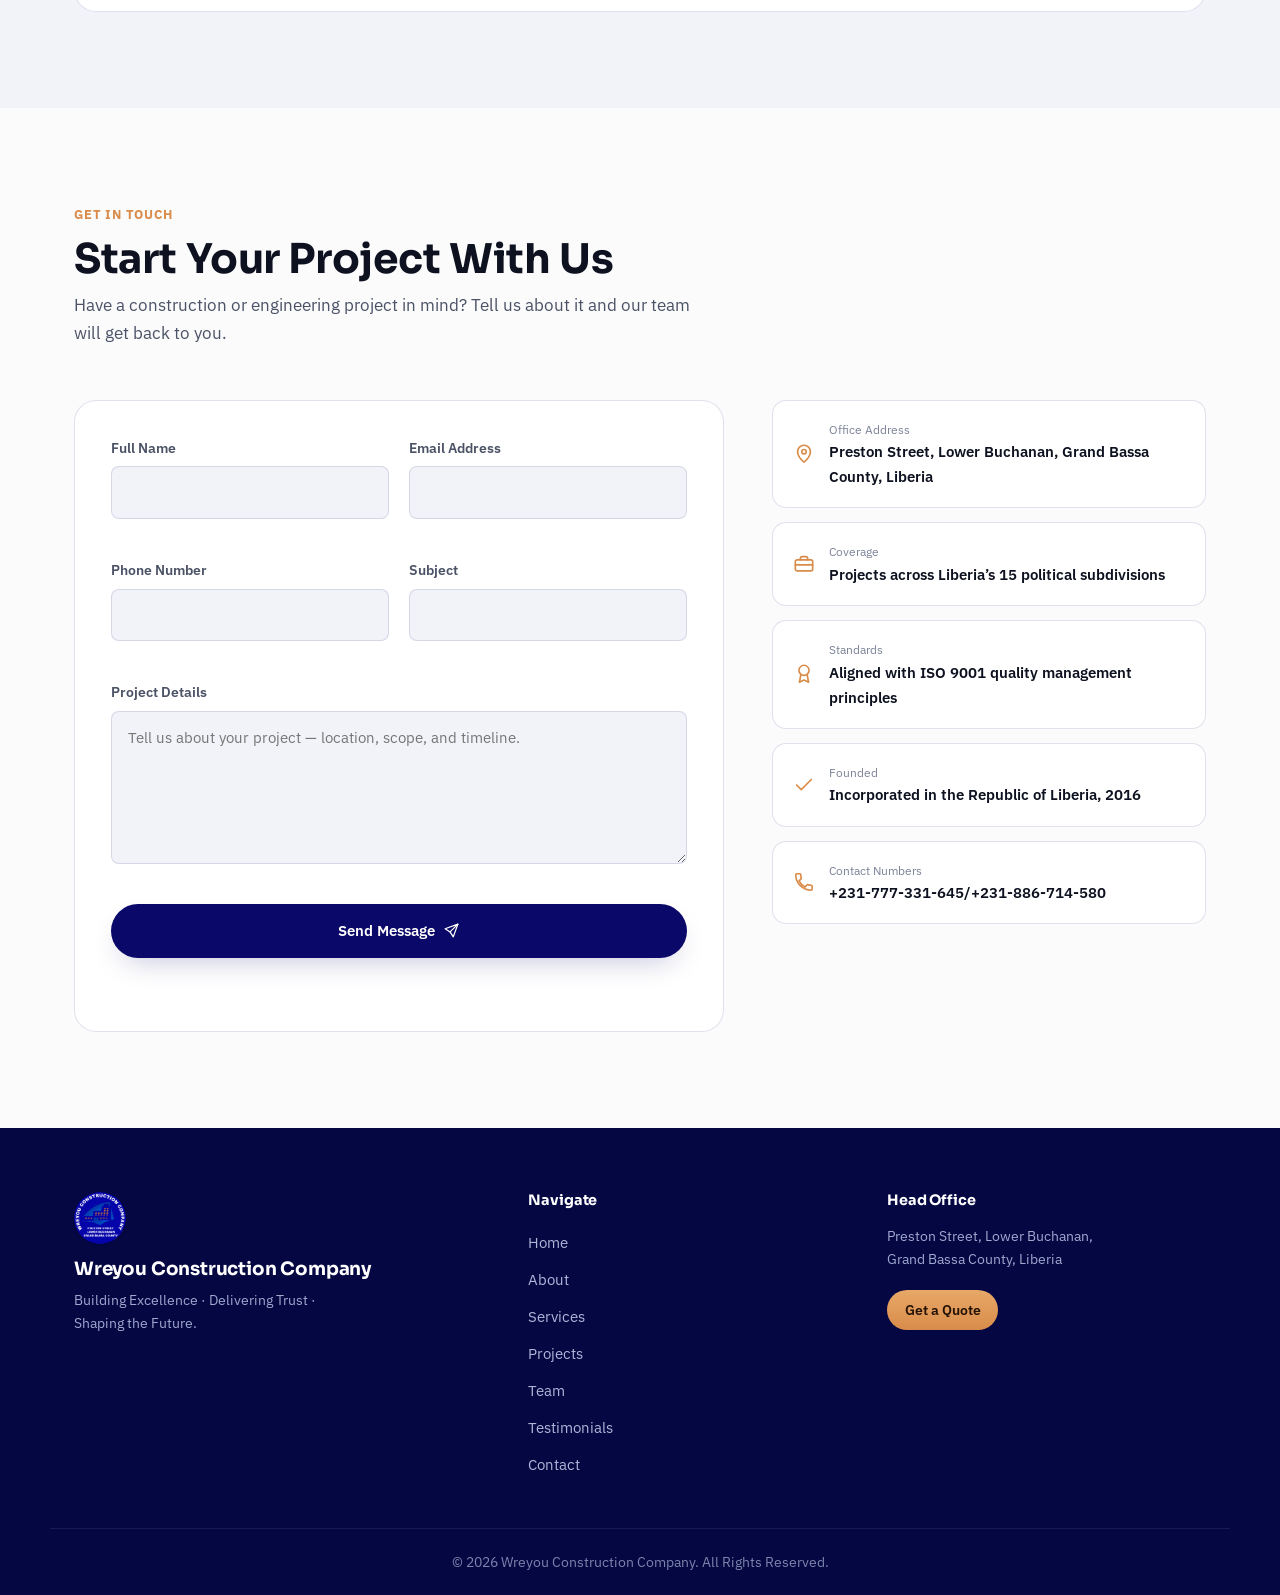
<file: Wre/Index.html>
<!DOCTYPE html>
<html lang="en">
<head>
<meta charset="UTF-8">
<meta name="viewport" content="width=device-width, initial-scale=1.0">
<title>Wreyou Construction Company — Building Excellence. Delivering Trust.</title>
<meta name="description" content="Wreyou Construction Company (WCC) is a Liberian-owned construction and civil engineering firm based in Lower Buchanan, Grand Bassa County, delivering schools, clinics, roads, bridges and public buildings across Liberia since 2016.">
<meta name="keywords" content="Wreyou Construction Company, WCC, Liberia construction, Grand Bassa County, civil engineering Liberia, road construction Liberia, building contractor Liberia">
<meta name="author" content="Wreyou Construction Company">
<meta property="og:title" content="Wreyou Construction Company — Building Excellence. Delivering Trust.">
<meta property="og:description" content="Liberian-owned construction and civil engineering firm delivering schools, clinics, roads, bridges and public buildings across Liberia since 2016.">
<meta property="og:type" content="website">
<meta name="theme-color" content="#0A0868">
<link rel="icon" href="[data-uri]">
<!-- Fonts embedded below as base64 @font-face — no external requests -->
<style>
/* ---------- Embedded Fonts (self-contained, no external requests) ---------- */
@font-face{
  font-family:'Sora';
  font-style:normal;
  font-weight:400;
  font-display:swap;
  src:url([data-uri]) format('woff2');
}
@font-face{
  font-family:'Sora';
  font-style:normal;
  font-weight:500;
  font-display:swap;
  src:url([data-uri]) format('woff2');
}
@font-face{
  font-family:'Sora';
  font-style:normal;
  font-weight:600;
  font-display:swap;
  src:url([data-uri]) format('woff2');
}
@font-face{
  font-family:'Sora';
  font-style:normal;
  font-weight:700;
  font-display:swap;
  src:url([data-uri]) format('woff2');
}
@font-face{
  font-family:'Sora';
  font-style:normal;
  font-weight:800;
  font-display:swap;
  src:url([data-uri]) format('woff2');
}
@font-face{
  font-family:'IBM Plex Sans';
  font-style:normal;
  font-weight:400;
  font-display:swap;
  src:url([data-uri]) format('woff2');
}
@font-face{
  font-family:'IBM Plex Sans';
  font-style:normal;
  font-weight:500;
  font-display:swap;
  src:url([data-uri]) format('woff2');
}
@font-face{
  font-family:'IBM Plex Sans';
  font-style:normal;
  font-weight:600;
  font-display:swap;
  src:url([data-uri]) format('woff2');
}
@font-face{
  font-family:'IBM Plex Sans';
  font-style:normal;
  font-weight:700;
  font-display:swap;
  src:url([data-uri]) format('woff2');
}

/* =====================================================================
   Wreyou Construction Company — Site Stylesheet
   Structure: Tokens > Reset > Layout Helpers > Components > Sections > Responsive
   ===================================================================== */

/* ---------- Design Tokens (colors sampled from the WCC logo) ---------- */
:root{
  --black:#0A0A0A;
  --white:#FFFFFF;
  --blue-950:#050743;
  --blue-900:#0A0868;
  --blue-800:#0F1E96;
  --blue-700:#1A3AC4;
  --blue-600:#2C55D9;
  --amber-600:#B96A3C;
  --amber-500:#D98C4A;
  --amber-400:#E7A868;
  --amber-200:#F3D9B8;

  --font-display:'Sora',system-ui,sans-serif;
  --font-body:'IBM Plex Sans',system-ui,sans-serif;

  --radius-sm:8px;
  --radius-md:14px;
  --radius-lg:22px;
  --radius-pill:999px;

  --shadow-1:0 1px 2px rgba(0,0,0,.06);
  --shadow-2:0 12px 30px -12px rgba(10,8,104,.28);

  --ease:cubic-bezier(.4,0,.2,1);
  --dur:.35s;

  --container:1180px;
}

/* Light theme (default) */
[data-theme="light"]{
  --bg:#FBFBFC;
  --bg-alt:#F1F3F8;
  --surface:#FFFFFF;
  --surface-2:#F1F3F8;
  --border:rgba(10,8,104,.12);
  --text:#0E1220;
  --text-muted:#4B5266;
  --text-faint:#7C8398;
  --accent:var(--blue-800);
  --accent-2:var(--amber-500);
  --nav-bg:rgba(251,251,252,.82);
}

/* Dark theme */
[data-theme="dark"]{
  --bg:#070A1C;
  --bg-alt:#0B0F27;
  --surface:#0F1430;
  --surface-2:#141A38;
  --border:rgba(255,255,255,.09);
  --text:#F1F3F8;
  --text-muted:#AEB6D0;
  --text-faint:#747CA0;
  --accent:var(--amber-500);
  --accent-2:var(--blue-600);
  --nav-bg:rgba(7,10,28,.78);
}

/* ---------- Reset ---------- */
*,*::before,*::after{box-sizing:border-box;margin:0;padding:0;}
html{scroll-behavior:smooth;}
@media (prefers-reduced-motion:reduce){
  html{scroll-behavior:auto;}
  *,*::before,*::after{animation-duration:.01ms !important;animation-iteration-count:1 !important;transition-duration:.01ms !important;scroll-behavior:auto !important;}
}
body{
  font-family:var(--font-body);
  background:var(--bg);
  color:var(--text);
  line-height:1.65;
  -webkit-font-smoothing:antialiased;
  overflow-x:hidden;
  transition:background var(--dur) var(--ease),color var(--dur) var(--ease);
}
img{max-width:100%;display:block;}
a{color:inherit;text-decoration:none;}
ul,ol{list-style:none;}
button{font:inherit;cursor:pointer;background:none;border:none;color:inherit;}
input,textarea{font:inherit;color:inherit;}
h1,h2,h3,h4{font-family:var(--font-display);line-height:1.15;letter-spacing:-.01em;font-weight:700;}
.icon{width:20px;height:20px;stroke:currentColor;fill:none;stroke-width:1.8;stroke-linecap:round;stroke-linejoin:round;flex-shrink:0;}
.icon-lg{width:34px;height:34px;}
.skip-link{position:absolute;left:-999px;top:0;background:var(--amber-500);color:var(--black);padding:.7rem 1.2rem;z-index:999;border-radius:0 0 8px 0;}
.skip-link:focus{left:0;}
:focus-visible{outline:2px solid var(--amber-500);outline-offset:3px;}

/* ---------- Layout helpers ---------- */
.container{width:100%;max-width:var(--container);margin-inline:auto;padding-inline:24px;}
.section{padding:96px 0;}
.section-alt{background:var(--bg-alt);}
.section-head{max-width:640px;margin-bottom:52px;}
.section-head .eyebrow{color:var(--accent-2);font-weight:700;font-size:.82rem;letter-spacing:.06em;text-transform:uppercase;display:block;margin-bottom:.6rem;}
.section-head h2{font-size:clamp(1.9rem,3.2vw,2.6rem);margin-bottom:.6rem;}
.section-head p{color:var(--text-muted);font-size:1.05rem;}
.section-head.center{margin-inline:auto;text-align:center;}

.reveal{opacity:0;transform:translateY(18px);transition:opacity .7s var(--ease),transform .7s var(--ease);}
.reveal.is-visible{opacity:1;transform:none;}

/* ---------- Buttons ---------- */
.btn{
  display:inline-flex;align-items:center;justify-content:center;gap:.5rem;
  padding:.9rem 1.6rem;border-radius:var(--radius-pill);
  font-weight:600;font-size:.96rem;white-space:nowrap;
  transition:transform var(--dur) var(--ease),background var(--dur) var(--ease),box-shadow var(--dur) var(--ease),color var(--dur) var(--ease),border-color var(--dur) var(--ease);
}
.btn .icon{width:17px;height:17px;}
.btn-primary{background:var(--blue-900);color:#fff;box-shadow:var(--shadow-2);}
.btn-primary:hover{background:var(--blue-800);transform:translateY(-2px);}
.btn-outline{border:1.5px solid var(--border);color:var(--text);}
.btn-outline:hover{border-color:var(--accent-2);transform:translateY(-2px);}
.btn-amber{background:linear-gradient(180deg,var(--amber-400),var(--amber-500));color:#241205;}
.btn-amber:hover{transform:translateY(-2px);box-shadow:0 10px 24px -10px rgba(217,140,74,.55);}
.btn-sm{padding:.55rem 1.1rem;font-size:.85rem;}
.btn-block{width:100%;}

/* ---------- Preloader ---------- */
.preloader{
  position:fixed;inset:0;z-index:9999;background:var(--blue-950);
  display:flex;align-items:center;justify-content:center;flex-direction:column;gap:14px;
  transition:opacity .5s var(--ease),visibility .5s var(--ease);
}
.preloader.done{opacity:0;visibility:hidden;}
.preloader-mark{width:56px;height:56px;border-radius:50%;overflow:hidden;border:2px solid rgba(231,168,104,.5);}
.preloader-mark img{width:100%;height:100%;object-fit:cover;}
.preloader-text{font-family:var(--font-display);font-size:.95rem;color:var(--amber-400);letter-spacing:.04em;animation:pulseMark 1.1s ease-in-out infinite;}
@keyframes pulseMark{0%,100%{opacity:1;}50%{opacity:.35;}}

/* =====================================================================
   HEADER / NAVIGATION
   ===================================================================== */
.site-header{position:fixed;top:0;left:0;right:0;z-index:500;}
.navbar{
  max-width:var(--container);margin-inline:auto;
  display:flex;align-items:center;justify-content:space-between;
  padding:14px 24px;
}
.site-header::before{
  content:"";position:absolute;inset:0;
  background:var(--nav-bg);backdrop-filter:blur(14px);
  border-bottom:1px solid transparent;
  transition:border-color var(--dur) var(--ease);
}
.site-header.scrolled::before{border-color:var(--border);}
.brand{display:flex;align-items:center;gap:.65rem;position:relative;z-index:1;}
.brand-mark{
  width:42px;height:42px;border-radius:50%;overflow:hidden;flex-shrink:0;
  box-shadow:var(--shadow-1);
}
.brand-mark img{width:100%;height:100%;object-fit:cover;}
.brand-name{font-family:var(--font-display);font-weight:700;font-size:1.02rem;line-height:1.2;}
.brand-name small{display:block;font-family:var(--font-body);font-weight:500;font-size:.68rem;color:var(--text-faint);letter-spacing:.03em;}
.nav-links{position:relative;z-index:1;display:flex;gap:1.7rem;}
.nav-link{font-size:.93rem;font-weight:500;color:var(--text-muted);position:relative;padding:.3rem 0;transition:color var(--dur);}
.nav-link::after{content:"";position:absolute;left:0;bottom:-2px;height:2px;width:0;background:var(--accent-2);transition:width var(--dur) var(--ease);}
.nav-link:hover,.nav-link.active-link{color:var(--text);}
.nav-link.active-link::after{width:100%;}
.nav-actions{position:relative;z-index:1;display:flex;align-items:center;gap:.9rem;}
.theme-toggle{
  width:40px;height:40px;border-radius:50%;border:1px solid var(--border);
  display:flex;align-items:center;justify-content:center;position:relative;
}
.theme-toggle .icon{position:absolute;transition:opacity var(--dur),transform var(--dur);}
[data-theme="dark"] .icon-sun{opacity:0;transform:rotate(-60deg);}
[data-theme="dark"] .icon-moon{opacity:1;transform:rotate(0);}
[data-theme="light"] .icon-sun{opacity:1;transform:rotate(0);}
[data-theme="light"] .icon-moon{opacity:0;transform:rotate(60deg);}
.hamburger{display:none;width:40px;height:40px;align-items:center;justify-content:center;border-radius:50%;border:1px solid var(--border);}

@media (max-width:960px){
  .nav-links{
    position:fixed;top:70px;left:16px;right:16px;
    background:var(--surface);border:1px solid var(--border);border-radius:var(--radius-md);
    flex-direction:column;gap:0;padding:8px;
    box-shadow:var(--shadow-2);
    transform:translateY(-12px);opacity:0;visibility:hidden;pointer-events:none;
    transition:transform var(--dur) var(--ease),opacity var(--dur) var(--ease),visibility var(--dur);
  }
  .nav-links.open{transform:translateY(0);opacity:1;visibility:visible;pointer-events:auto;}
  .nav-links li{width:100%;}
  .nav-link{display:block;padding:.85rem 1rem;border-radius:8px;}
  .nav-link::after{display:none;}
  .nav-link:hover,.nav-link.active-link{background:var(--surface-2);}
  .nav-quote{display:none;}
  .hamburger{display:flex;}
}

/* =====================================================================
   HERO
   ===================================================================== */
.hero{
  position:relative;padding:150px 0 90px;overflow:hidden;
  background:
    radial-gradient(900px 500px at 88% -10%,rgba(217,140,74,.14),transparent 60%),
    radial-gradient(750px 520px at -10% 15%,rgba(15,30,150,.18),transparent 60%);
}
.hero-inner{
  max-width:var(--container);margin-inline:auto;padding-inline:24px;
  display:grid;grid-template-columns:1.1fr .9fr;gap:56px;align-items:center;
}
.hero-eyebrow{
  color:var(--accent-2);font-size:.85rem;font-weight:600;margin-bottom:1.1rem;
  display:inline-flex;align-items:center;gap:.5rem;
}
.hero-eyebrow::before{content:"";width:8px;height:8px;border-radius:50%;background:var(--amber-500);flex-shrink:0;}
.hero-title{font-size:clamp(2.2rem,4.4vw,3.3rem);margin-bottom:.9rem;}
.hero-accent{
  background:linear-gradient(100deg,var(--amber-400),var(--amber-500) 60%);
  -webkit-background-clip:text;background-clip:text;color:transparent;
}
.hero-role{font-size:1.08rem;font-weight:600;color:var(--text);margin-bottom:1.1rem;}
.hero-desc{max-width:54ch;color:var(--text-muted);font-size:1.03rem;margin-bottom:2rem;}
.hero-actions{display:flex;gap:1rem;flex-wrap:wrap;margin-bottom:2.6rem;}
.hero-meta{display:flex;gap:2.2rem;flex-wrap:wrap;}
.hero-meta-item{display:flex;flex-direction:column;}
.hero-meta-item strong{font-family:var(--font-display);font-size:1.5rem;color:var(--accent);}
[data-theme="light"] .hero-meta-item strong{color:var(--blue-900);}
.hero-meta-item span{font-size:.85rem;color:var(--text-faint);}

.hero-visual{display:flex;flex-direction:column;align-items:center;gap:24px;}
.hero-frame{position:relative;width:min(320px,80vw);}
.hero-photo{
  width:100%;aspect-ratio:4/5;border-radius:28px;overflow:hidden;
  background:linear-gradient(155deg,var(--blue-900),var(--blue-950));
  border:1px solid rgba(231,168,104,.35);
  box-shadow:var(--shadow-2);
}
.hero-photo img{width:100%;height:100%;object-fit:cover;}
.hero-frame-corner{position:absolute;width:34px;height:34px;border:2px solid var(--amber-500);}
.hero-frame-corner.tl{top:-10px;left:-10px;border-right:none;border-bottom:none;border-radius:10px 0 0 0;}
.hero-frame-corner.br{bottom:-10px;right:-10px;border-left:none;border-top:none;border-radius:0 0 10px 0;}
.hero-badge{
  position:absolute;left:50%;bottom:-20px;transform:translateX(-50%);
  display:flex;align-items:center;gap:.4rem;
  background:var(--surface);border:1px solid var(--border);
  padding:.55rem 1rem;border-radius:var(--radius-pill);
  font-size:.8rem;font-weight:600;box-shadow:var(--shadow-2);white-space:nowrap;
}
.hero-badge .icon{width:14px;height:14px;color:var(--blue-700);}
[data-theme="dark"] .hero-badge .icon{color:var(--amber-500);}

.hero-highlight{
  width:100%;max-width:340px;border-radius:var(--radius-md);overflow:hidden;
  background:var(--surface);border:1px solid var(--border);
  box-shadow:var(--shadow-2);padding:18px 20px;
}
.hero-highlight-top{display:flex;align-items:center;gap:.5rem;margin-bottom:.7rem;color:var(--accent-2);font-weight:700;font-size:.78rem;letter-spacing:.04em;text-transform:uppercase;}
.hero-highlight p{font-size:.9rem;color:var(--text-muted);}
.hero-highlight strong{color:var(--text);}

.scroll-cue{position:absolute;left:50%;bottom:22px;transform:translateX(-50%);width:26px;height:42px;border:2px solid var(--border);border-radius:14px;display:flex;justify-content:center;padding-top:8px;}
.scroll-cue span{width:4px;height:8px;border-radius:2px;background:var(--accent-2);animation:scrollCue 1.6s ease-in-out infinite;}
@keyframes scrollCue{0%{opacity:1;transform:translateY(0);}70%{opacity:0;transform:translateY(10px);}100%{opacity:0;}}

/* =====================================================================
   ABOUT
   ===================================================================== */
.about-grid{display:grid;grid-template-columns:1.3fr .9fr;gap:56px;align-items:start;}
.about-text p{color:var(--text-muted);margin-bottom:1.1rem;}
.about-text strong{color:var(--text);}
.about-focus{display:grid;grid-template-columns:1fr 1fr;gap:.7rem 1.2rem;margin:1.6rem 0 2rem;}
.about-focus li{display:flex;align-items:center;gap:.55rem;font-weight:500;font-size:.95rem;}
.about-focus .icon{width:16px;height:16px;color:var(--blue-700);flex-shrink:0;}
[data-theme="dark"] .about-focus .icon{color:var(--amber-500);}

.about-stats{display:grid;grid-template-columns:1fr 1fr;gap:16px;}
.stat-card{
  background:var(--surface);border:1px solid var(--border);border-radius:var(--radius-md);
  padding:26px 20px;display:flex;flex-direction:column;gap:.3rem;
  transition:transform var(--dur) var(--ease),border-color var(--dur);
}
.stat-card:hover{transform:translateY(-4px);border-color:var(--accent-2);}
.stat-card-amber{background:linear-gradient(160deg,var(--blue-900),var(--blue-950));border-color:transparent;}
.stat-card-amber .stat-num,.stat-card-amber .stat-label{color:var(--amber-200);}
.stat-num{font-family:var(--font-display);font-size:2rem;font-weight:700;}
.stat-label{color:var(--text-faint);font-size:.86rem;}

/* =====================================================================
   PHILOSOPHY
   ===================================================================== */
.philosophy-grid{display:grid;grid-template-columns:repeat(4,1fr);gap:22px;}
.philosophy-card{
  background:var(--surface);border:1px solid var(--border);border-radius:var(--radius-md);
  padding:28px 24px;position:relative;
  transition:transform var(--dur) var(--ease),border-color var(--dur);
}
.philosophy-card:hover{transform:translateY(-6px);border-color:var(--accent-2);}
.philosophy-num{font-family:var(--font-display);font-size:.85rem;font-weight:700;color:var(--accent-2);margin-bottom:.9rem;display:block;}
.philosophy-card h3{font-size:1.02rem;margin-bottom:.5rem;}
.philosophy-card p{color:var(--text-muted);font-size:.9rem;}

/* =====================================================================
   MISSION / VISION
   ===================================================================== */
.mv-grid{display:grid;grid-template-columns:1fr 1fr;gap:26px;}
.mv-card{
  border-radius:var(--radius-lg);padding:38px 34px;
  border:1px solid var(--border);
}
.mv-card.is-mission{background:linear-gradient(160deg,var(--blue-900),var(--blue-950));color:#EAEDFB;}
.mv-card.is-vision{background:var(--surface);}
.mv-icon{
  width:52px;height:52px;border-radius:14px;margin-bottom:1.3rem;
  display:flex;align-items:center;justify-content:center;
}
.mv-card.is-mission .mv-icon{background:rgba(231,168,104,.16);color:var(--amber-400);}
.mv-card.is-vision .mv-icon{background:var(--surface-2);color:var(--accent);}
.mv-card h3{font-size:1.3rem;margin-bottom:.9rem;}
.mv-card.is-mission h3{color:#fff;}
.mv-card p{font-size:.96rem;line-height:1.75;}
.mv-card.is-mission p{color:#C7CDEE;}
.mv-card.is-vision p{color:var(--text-muted);}

/* =====================================================================
   SERVICES
   ===================================================================== */
.services-grid{display:grid;grid-template-columns:repeat(3,1fr);gap:22px;}
.service-card{
  background:var(--surface);border:1px solid var(--border);border-left:3px solid var(--blue-700);
  border-radius:var(--radius-md);padding:28px 24px;
  transition:transform var(--dur) var(--ease),border-color var(--dur);
}
.service-card:hover{transform:translateY(-6px);border-left-color:var(--amber-500);}
.service-icon{
  width:50px;height:50px;border-radius:14px;margin-bottom:1.1rem;
  background:var(--surface-2);display:flex;align-items:center;justify-content:center;color:var(--accent);
}
.service-card h3{font-size:1.05rem;margin-bottom:.45rem;}
.service-card p{color:var(--text-muted);font-size:.9rem;}

/* =====================================================================
   PROJECTS / GALLERY
   ===================================================================== */
.filter-bar{display:flex;gap:.7rem;flex-wrap:wrap;margin-bottom:36px;}
.filter-btn{
  padding:.6rem 1.2rem;border-radius:var(--radius-pill);border:1px solid var(--border);
  font-size:.88rem;font-weight:600;color:var(--text-muted);
  transition:background var(--dur),color var(--dur),border-color var(--dur);
}
.filter-btn:hover{border-color:var(--accent-2);}
.filter-btn.active{background:var(--blue-900);border-color:var(--blue-900);color:#fff;}

.projects-grid{display:grid;grid-template-columns:repeat(3,1fr);gap:26px;}
.project-card{
  background:var(--surface);border:1px solid var(--border);border-radius:var(--radius-lg);
  overflow:hidden;transition:transform var(--dur) var(--ease),box-shadow var(--dur);
  display:flex;flex-direction:column;
}
.project-card:hover{transform:translateY(-6px);box-shadow:var(--shadow-2);}
.project-thumb{aspect-ratio:16/11;overflow:hidden;position:relative;background:var(--surface-2);}
.project-thumb img{width:100%;height:100%;object-fit:cover;transition:transform .5s var(--ease);}
.project-card:hover .project-thumb img{transform:scale(1.06);}
.project-status{
  position:absolute;top:14px;left:14px;padding:.32rem .8rem;border-radius:var(--radius-pill);
  font-size:.72rem;font-weight:700;letter-spacing:.02em;background:rgba(10,8,104,.85);color:#fff;
  backdrop-filter:blur(4px);
}
.project-status.status-ongoing{background:rgba(185,106,60,.9);}
.project-status.status-design{background:rgba(60,60,60,.85);}
.project-body{padding:20px 22px 24px;display:flex;flex-direction:column;gap:.5rem;flex:1;}
.project-tag{font-size:.74rem;font-weight:700;color:var(--accent-2);letter-spacing:.02em;}
.project-body h3{font-size:1.08rem;}
.project-body p{color:var(--text-muted);font-size:.9rem;flex:1;}
.project-card.is-hidden{display:none;}
.projects-note{color:var(--text-faint);font-size:.9rem;margin-top:28px;text-align:center;}

/* =====================================================================
   NUMBERS BAND
   ===================================================================== */
.numbers-panel{
  background:linear-gradient(150deg,var(--blue-950),var(--blue-900));
  border-radius:var(--radius-lg);padding:52px 44px;color:#EDEFEA;
  display:grid;grid-template-columns:repeat(4,1fr);gap:20px;
}
.numbers-panel .num-item{text-align:center;padding:10px;}
.numbers-panel .num-item strong{display:block;font-family:var(--font-display);font-size:2.4rem;color:var(--amber-400);margin-bottom:.3rem;}
.numbers-panel .num-item span{font-size:.88rem;color:#C7CDEE;}

/* =====================================================================
   TEAM
   ===================================================================== */
.team-grid{display:grid;grid-template-columns:repeat(4,1fr);gap:24px;}
.team-card{
  background:var(--surface);border:1px solid var(--border);border-radius:var(--radius-lg);
  overflow:hidden;text-align:center;padding-bottom:24px;
  transition:transform var(--dur) var(--ease),box-shadow var(--dur);
}
.team-card:hover{transform:translateY(-6px);box-shadow:var(--shadow-2);}
.team-photo{
  aspect-ratio:1/1;display:flex;align-items:center;justify-content:center;
  background:linear-gradient(155deg,var(--blue-900),var(--blue-950));
  margin-bottom:20px;position:relative;
}
.team-photo span{font-family:var(--font-display);font-weight:700;font-size:2.6rem;color:var(--amber-400);}
.team-photo::after{content:"";position:absolute;inset:0;background:repeating-linear-gradient(135deg,rgba(255,255,255,.03) 0 2px,transparent 2px 14px);}
.team-body{padding:0 20px;}
.team-body h3{font-size:1.05rem;margin-bottom:.2rem;}
.team-role{color:var(--accent-2);font-weight:600;font-size:.84rem;margin-bottom:.8rem;}
.team-body p{color:var(--text-muted);font-size:.86rem;line-height:1.6;}

/* =====================================================================
   TESTIMONIAL
   ===================================================================== */
.testimonial-panel{
  background:var(--surface);border:1px solid var(--border);border-radius:var(--radius-lg);
  padding:48px 52px;display:grid;grid-template-columns:auto 1fr;gap:32px;align-items:center;
}
.testimonial-quote-icon{
  width:64px;height:64px;border-radius:50%;background:var(--surface-2);
  display:flex;align-items:center;justify-content:center;color:var(--accent-2);flex-shrink:0;
}
.testimonial-panel blockquote{font-size:1.18rem;line-height:1.7;color:var(--text);margin-bottom:1.3rem;font-style:italic;}
.testimonial-author{display:flex;align-items:center;gap:.9rem;}
.testimonial-avatar{
  width:46px;height:46px;border-radius:50%;background:linear-gradient(155deg,var(--blue-800),var(--blue-950));
  display:flex;align-items:center;justify-content:center;color:var(--amber-400);font-family:var(--font-display);font-weight:700;flex-shrink:0;
}
.testimonial-author strong{display:block;font-size:.95rem;}
.testimonial-author span{color:var(--text-faint);font-size:.84rem;}

/* =====================================================================
   CONTACT
   ===================================================================== */
.contact-grid{display:grid;grid-template-columns:1.2fr .8fr;gap:48px;}
.contact-form{
  background:var(--surface);border:1px solid var(--border);border-radius:var(--radius-lg);
  padding:36px;display:flex;flex-direction:column;gap:20px;
}
.form-row{display:grid;grid-template-columns:1fr 1fr;gap:20px;}
.form-field{display:flex;flex-direction:column;gap:.45rem;}
.form-field label{font-size:.85rem;font-weight:600;color:var(--text-muted);}
.form-field input,.form-field textarea{
  background:var(--bg-alt);border:1.5px solid var(--border);border-radius:var(--radius-sm);
  padding:.8rem 1rem;font-size:.95rem;transition:border-color var(--dur);
}
.form-field input:focus,.form-field textarea:focus{border-color:var(--accent-2);outline:none;}
.form-field textarea{resize:vertical;min-height:110px;}
.form-error{font-size:.8rem;color:#D6483F;min-height:1em;}
.form-field.invalid input,.form-field.invalid textarea{border-color:#D6483F;}
.form-status{font-size:.9rem;min-height:1.2em;}
.form-status.success{color:#2E8B57;}
.form-status.error{color:#D6483F;}

.contact-info{display:flex;flex-direction:column;gap:14px;}
.info-card{
  display:flex;align-items:center;gap:14px;background:var(--surface);border:1px solid var(--border);
  border-radius:var(--radius-md);padding:18px 20px;
}
.info-card .icon{color:var(--accent-2);width:22px;height:22px;flex-shrink:0;}
.info-card div{display:flex;flex-direction:column;}
.info-card span{font-size:.78rem;color:var(--text-faint);}
.info-card strong,.info-card a{font-weight:600;font-size:.95rem;}
.info-card p{font-weight:600;font-size:.95rem;color:var(--text);}

/* =====================================================================
   FOOTER
   ===================================================================== */
.site-footer{background:var(--blue-950);color:#DDE1F5;padding:64px 0 0;}
.footer-grid{display:grid;grid-template-columns:1.3fr 1fr 1fr;gap:40px;padding-bottom:44px;border-bottom:1px solid rgba(255,255,255,.08);}
.footer-brand{display:flex;flex-direction:column;align-items:flex-start;}
.footer-brand .brand-mark{width:52px;height:52px;}
.footer-brand h3{color:#fff;margin:.9rem 0 .5rem;font-size:1.15rem;}
.footer-brand p{color:#9FA8CF;max-width:34ch;font-size:.9rem;}
.footer-links h4,.footer-connect h4{color:#fff;font-size:.9rem;margin-bottom:1rem;}
.footer-links{display:flex;flex-direction:column;}
.footer-links a{color:#AEB6D8;padding:.4rem 0;font-size:.92rem;transition:color var(--dur);width:fit-content;}
.footer-links a:hover{color:var(--amber-400);}
.footer-connect p{color:#9FA8CF;font-size:.88rem;margin-bottom:1.2rem;max-width:30ch;}
.footer-quote{width:fit-content;}
.footer-bottom{padding:22px 24px;text-align:center;color:#7B84AC;font-size:.85rem;}

/* =====================================================================
   BACK TO TOP
   ===================================================================== */
.back-to-top{
  position:fixed;right:24px;bottom:24px;z-index:400;
  width:48px;height:48px;border-radius:50%;
  background:var(--blue-900);color:#fff;box-shadow:var(--shadow-2);
  display:flex;align-items:center;justify-content:center;
  opacity:0;visibility:hidden;transform:translateY(10px);
  transition:opacity var(--dur),transform var(--dur),visibility var(--dur);
}
.back-to-top.visible{opacity:1;visibility:visible;transform:none;}
.back-to-top:hover{background:var(--amber-500);color:var(--black);}

/* =====================================================================
   RESPONSIVE
   ===================================================================== */
@media (max-width:1050px){
  .about-grid,.contact-grid{grid-template-columns:1fr;}
  .services-grid{grid-template-columns:repeat(2,1fr);}
  .projects-grid{grid-template-columns:repeat(2,1fr);}
  .philosophy-grid{grid-template-columns:repeat(2,1fr);}
  .team-grid{grid-template-columns:repeat(2,1fr);}
  .numbers-panel{grid-template-columns:repeat(2,1fr);padding:40px;}
  .mv-grid{grid-template-columns:1fr;}
}

@media (max-width:900px){
  .hero-inner{grid-template-columns:1fr;}
  .hero-visual{order:-1;}
  .testimonial-panel{grid-template-columns:1fr;text-align:center;}
  .testimonial-quote-icon{margin-inline:auto;}
  .testimonial-author{justify-content:center;}
}

@media (max-width:640px){
  .section{padding:72px 0;}
  .container{padding-inline:20px;}
  .services-grid,.projects-grid,.philosophy-grid,.team-grid{grid-template-columns:1fr;}
  .about-focus{grid-template-columns:1fr;}
  .form-row{grid-template-columns:1fr;}
  .footer-grid{grid-template-columns:1fr;gap:32px;}
  .hero{padding-top:130px;}
  .hero-actions{flex-direction:column;align-items:stretch;}
  .hero-actions .btn{width:100%;}
  .numbers-panel{grid-template-columns:1fr;padding:28px;}
  .testimonial-panel{padding:32px 26px;}
}

</style>
</head>
<body data-theme="light">

<!-- ============ SVG ICON LIBRARY (reused via <use>) ============ -->
<svg width="0" height="0" style="position:absolute" aria-hidden="true">
  <defs>
    <symbol id="icon-menu" viewBox="0 0 24 24"><line x1="3" y1="6" x2="21" y2="6"/><line x1="3" y1="12" x2="21" y2="12"/><line x1="3" y1="18" x2="21" y2="18"/></symbol>
    <symbol id="icon-close" viewBox="0 0 24 24"><line x1="5" y1="5" x2="19" y2="19"/><line x1="19" y1="5" x2="5" y2="19"/></symbol>
    <symbol id="icon-sun" viewBox="0 0 24 24"><circle cx="12" cy="12" r="4.2"/><line x1="12" y1="1.5" x2="12" y2="4"/><line x1="12" y1="20" x2="12" y2="22.5"/><line x1="4.2" y1="4.2" x2="6" y2="6"/><line x1="18" y1="18" x2="19.8" y2="19.8"/><line x1="1.5" y1="12" x2="4" y2="12"/><line x1="20" y1="12" x2="22.5" y2="12"/><line x1="4.2" y1="19.8" x2="6" y2="18"/><line x1="18" y1="6" x2="19.8" y2="4.2"/></symbol>
    <symbol id="icon-moon" viewBox="0 0 24 24"><path d="M20 14.5A8.5 8.5 0 1 1 9.5 4a7 7 0 0 0 10.5 10.5Z"/></symbol>
    <symbol id="icon-arrow-up" viewBox="0 0 24 24"><line x1="12" y1="19" x2="12" y2="5"/><polyline points="5 12 12 5 19 12"/></symbol>
    <symbol id="icon-check" viewBox="0 0 24 24"><polyline points="20 6 9 17 4 12"/></symbol>
    <symbol id="icon-mail" viewBox="0 0 24 24"><rect x="3" y="5" width="18" height="14" rx="2"/><polyline points="3 7 12 13 21 7"/></symbol>
    <symbol id="icon-phone" viewBox="0 0 24 24"><path d="M6.6 10.8a15.6 15.6 0 0 0 6.6 6.6l2.2-2.2a1 1 0 0 1 1-.25c1.1.36 2.3.56 3.5.56a1 1 0 0 1 1 1V20a1 1 0 0 1-1 1C10.6 21 3 13.4 3 4a1 1 0 0 1 1-1h3.5a1 1 0 0 1 1 1c0 1.2.2 2.4.56 3.5a1 1 0 0 1-.25 1L6.6 10.8Z"/></symbol>
    <symbol id="icon-pin" viewBox="0 0 24 24"><path d="M12 21s-7-6.1-7-11.5A7 7 0 0 1 19 9.5C19 14.9 12 21 12 21Z"/><circle cx="12" cy="9.5" r="2.4"/></symbol>
    <symbol id="icon-send" viewBox="0 0 24 24"><line x1="21" y1="3" x2="10" y2="14"/><polygon points="21 3 14.5 21 10 14 3 9.5 21 3"/></symbol>
    <symbol id="icon-globe" viewBox="0 0 24 24"><circle cx="12" cy="12" r="9"/><line x1="3" y1="12" x2="21" y2="12"/><path d="M12 3c2.5 2.6 3.8 5.7 3.8 9s-1.3 6.4-3.8 9c-2.5-2.6-3.8-5.7-3.8-9s1.3-6.4 3.8-9Z"/></symbol>
    <symbol id="icon-settings" viewBox="0 0 24 24"><circle cx="12" cy="12" r="3"/><path d="M19.4 13a1.7 1.7 0 0 0 .3 1.9l.1.1a2 2 0 1 1-2.9 2.9l-.1-.1a1.7 1.7 0 0 0-1.9-.3 1.7 1.7 0 0 0-1 1.6V19a2 2 0 1 1-4 0v-.1a1.7 1.7 0 0 0-1.1-1.6 1.7 1.7 0 0 0-1.9.3l-.1.1a2 2 0 1 1-2.9-2.9l.1-.1a1.7 1.7 0 0 0 .3-1.9 1.7 1.7 0 0 0-1.6-1H4a2 2 0 1 1 0-4h.1a1.7 1.7 0 0 0 1.6-1 1.7 1.7 0 0 0-.3-1.9l-.1-.1a2 2 0 1 1 2.9-2.9l.1.1a1.7 1.7 0 0 0 1.9.3H10a1.7 1.7 0 0 0 1-1.6V4a2 2 0 1 1 4 0v.1a1.7 1.7 0 0 0 1 1.6 1.7 1.7 0 0 0 1.9-.3l.1-.1a2 2 0 1 1 2.9 2.9l-.1.1a1.7 1.7 0 0 0-.3 1.9V10c.4.3 1 .5 1.6.5H20a2 2 0 1 1 0 4h-.1a1.7 1.7 0 0 0-1.6 1Z"/></symbol>
    <symbol id="icon-briefcase" viewBox="0 0 24 24"><rect x="2.5" y="7.5" width="19" height="12" rx="2"/><path d="M8 7.5V6a2 2 0 0 1 2-2h4a2 2 0 0 1 2 2v1.5"/><line x1="2.5" y1="13" x2="21.5" y2="13"/></symbol>
    <symbol id="icon-cap" viewBox="0 0 24 24"><path d="M12 3 2 8l10 5 10-5-10-5Z"/><path d="M6 10.5V16c0 1.1 2.7 2 6 2s6-.9 6-2v-5.5"/><path d="M22 8v6"/></symbol>
    <symbol id="icon-award" viewBox="0 0 24 24"><circle cx="12" cy="8" r="5.5"/><path d="M8.5 13 7 21l5-2.5L17 21l-1.5-8"/></symbol>
    <symbol id="icon-building" viewBox="0 0 24 24"><rect x="4" y="3" width="16" height="18" rx="1"/><line x1="9" y1="7" x2="9" y2="7.01"/><line x1="15" y1="7" x2="15" y2="7.01"/><line x1="9" y1="11" x2="9" y2="11.01"/><line x1="15" y1="11" x2="15" y2="11.01"/><line x1="9" y1="15" x2="9" y2="15.01"/><line x1="15" y1="15" x2="15" y2="15.01"/><line x1="10" y1="21" x2="10" y2="17"/><line x1="14" y1="21" x2="14" y2="17"/></symbol>
    <symbol id="icon-hospital" viewBox="0 0 24 24"><path d="M4 21V5a2 2 0 0 1 2-2h6a2 2 0 0 1 2 2v16"/><path d="M14 21v-9a1 1 0 0 1 1-1h4a1 1 0 0 1 1 1v9"/><line x1="9" y1="7" x2="9" y2="11"/><line x1="7" y1="9" x2="11" y2="9"/><line x1="4" y1="21" x2="20" y2="21"/></symbol>
    <symbol id="icon-market" viewBox="0 0 24 24"><path d="M3 9 5 3h14l2 6"/><path d="M4 9v10a1 1 0 0 0 1 1h14a1 1 0 0 0 1-1V9"/><line x1="3" y1="9" x2="21" y2="9"/><line x1="9" y1="13" x2="9" y2="21"/><line x1="15" y1="13" x2="15" y2="21"/></symbol>
    <symbol id="icon-home" viewBox="0 0 24 24"><path d="M3 11 12 3l9 8"/><path d="M5 10v10a1 1 0 0 0 1 1h12a1 1 0 0 0 1-1V10"/><path d="M9 21v-6h6v6"/></symbol>
    <symbol id="icon-school" viewBox="0 0 24 24"><path d="M12 3 2 8l10 5 10-5-10-5Z"/><path d="M6 10.5V17c0 1.3 2.7 2.3 6 2.3s6-1 6-2.3v-6.5"/></symbol>
    <symbol id="icon-bridge" viewBox="0 0 24 24"><path d="M2 17c2-3 4-4 10-4s8 1 10 4"/><line x1="6" y1="13" x2="6" y2="20"/><line x1="18" y1="13" x2="18" y2="20"/><line x1="12" y1="13" x2="12" y2="20"/><line x1="2" y1="20" x2="22" y2="20"/></symbol>
    <symbol id="icon-road" viewBox="0 0 24 24"><path d="M9 3 5 21"/><path d="M15 3l4 18"/><line x1="12" y1="4" x2="12" y2="6"/><line x1="12" y1="9" x2="12" y2="11"/><line x1="12" y1="14" x2="12" y2="16"/><line x1="12" y1="19" x2="12" y2="21"/></symbol>
    <symbol id="icon-hammer" viewBox="0 0 24 24"><path d="m14 6.5 3.5-3.5 3.5 3.5-3.5 3.5"/><path d="m13 8-9.5 9.5a1.7 1.7 0 0 0 2.4 2.4L15.4 10.4"/><path d="M11 6l3 3"/></symbol>
    <symbol id="icon-ruler" viewBox="0 0 24 24"><path d="m3 17 14-14 4 4L7 21Z"/><path d="m14 6 2 2M11 9l2 2M8 12l2 2"/></symbol>
    <symbol id="icon-water" viewBox="0 0 24 24"><path d="M12 3c3 4 6 7.5 6 11a6 6 0 0 1-12 0c0-3.5 3-7 6-11Z"/></symbol>
    <symbol id="icon-quote" viewBox="0 0 24 24"><path d="M7.5 6C5 6 3 8.2 3 11c0 2.5 1.7 4.4 4 4.9V19H4v2h5v-5.5C9 13 8.7 10 7.5 6Z"/><path d="M17.5 6c-2.5 0-4.5 2.2-4.5 5 0 2.5 1.7 4.4 4 4.9V19h-3v2h5v-5.5c0-2.5-.3-5.5-1.5-9.5Z"/></symbol>
  </defs>
</svg>

<!-- ============ PRELOADER ============ -->

<a class="skip-link" href="#main">Skip to content</a>

<!-- ============ NAVIGATION ============ -->
<header class="site-header" id="site-header">
  <nav class="navbar" aria-label="Primary">
    <a href="#home" class="brand">
      <span class="brand-mark"><img src="Logo.png"></span>
      <span class="brand-name">Wreyou Construction<small>Company &middot; Est. 2016</small></span>
    </a>

    <ul class="nav-links" id="navLinks">
      <li><a href="#home" class="nav-link active-link">Home</a></li>
      <li><a href="#about" class="nav-link">About</a></li>
      <li><a href="#services" class="nav-link">Services</a></li>
      <li><a href="#projects" class="nav-link">Projects</a></li>
      <li><a href="#team" class="nav-link">Team</a></li>
      <li><a href="#testimonials" class="nav-link">Testimonials</a></li>
      <li><a href="#contact" class="nav-link">Contact</a></li>
    </ul>

    <div class="nav-actions">
      <button class="theme-toggle" id="themeToggle" type="button" aria-label="Switch to dark mode" aria-pressed="false">
        <svg class="icon icon-sun" aria-hidden="true"><use href="#icon-sun"/></svg>
        <svg class="icon icon-moon" aria-hidden="true"><use href="#icon-moon"/></svg>
      </button>
      <a href="#contact" class="btn btn-amber btn-sm nav-quote">Get a Quote</a>
      <button class="hamburger" id="hamburger" type="button" aria-label="Open menu" aria-expanded="false" aria-controls="navLinks">
        <svg class="icon" aria-hidden="true"><use href="#icon-menu"/></svg>
      </button>
    </div>
  </nav>
</header>

<main id="main">

  <!-- ============ HERO ============ -->
  <section class="hero" id="home">
    <div class="hero-inner">
      <div class="hero-copy reveal">
        <p class="hero-eyebrow">Preston Street, Lower Buchanan, Grand Bassa County, Liberia</p>
        <h1 class="hero-title">Building <span class="hero-accent">Excellence.</span><br>Delivering Trust.</h1>
        <p class="hero-role" style="text-align: justify;"">Construction &middot; Civil Engineering &middot; Architectural Design</p>
        <p class="hero-desc" style="text-align: justify;">Wreyou Construction Company (WCC) is a proudly Liberian-owned construction and engineering firm, incorporated under the laws of the Republic of Liberia in 2016. We deliver high-quality construction, civil engineering, and architectural design solutions across Liberia's 15 political subdivisions &mdash; built on professionalism, safety, and excellence.</p>
        <div class="hero-actions">
          <a href="#services" class="btn btn-primary">Our Services</a>
          <a href="#contact" class="btn btn-outline">Request a Quote</a>
        </div>
        <div class="hero-meta">
          <div class="hero-meta-item"><strong>2016</strong><span>Founded &amp; Incorporated</span></div>
          <div class="hero-meta-item"><strong>10+</strong><span>Completed Projects</span></div>
          <div class="hero-meta-item"><strong>15</strong><span>Counties We Serve</span></div>
        </div>
      </div>

      <div class="hero-visual reveal">
        <div class="hero-frame">
          <div class="hero-photo"><img src="Images 1.jpg" alt=""> "Completed Superintendent's Compound building, Grand Bassa County">
          </div>
          <span class="hero-frame-corner tl"></span>
          <span class="hero-frame-corner br"></span>
          <div class="hero-badge">
            <svg class="icon" aria-hidden="true"><use href="#icon-check"/></svg>
            ISO 9001&#8211;Aligned Quality Management
          </div>
        </div>
        <div class="hero-highlight">
          <div class="hero-highlight-top"><svg class="icon" aria-hidden="true"><use href="#icon-award"/></svg>Featured Project</div>
          <p><strong>Grand Bassa County Superintendent's Compound</strong> &mdash; a full renovation and expansion delivered for the County Superintendent, completed June 2026&ndash;July 2026.</p>
        </div>
      </div>
    </div>
    <a href="#about" class="scroll-cue" aria-label="Scroll to About section">
      <span></span>
    </a>
  </section>

  <!-- ============ ABOUT ============ -->
  <section class="section" id="about">
    <div class="container">
      <div class="section-head reveal">
        <span class="eyebrow">About Us</span>
        <h2>Your Trusted Partner in Construction &amp; Engineering</h2>
        <p>A Liberian-owned firm built on professionalism, safety, and excellence.</p>
      </div>

      <div class="about-grid">
        <div class="about-text reveal">
          <p style="text-align: justify;">Wreyou Construction Company (WCC) is a proudly Liberian-owned construction and engineering company established and incorporated under the laws of the Republic of Liberia in 2016. Since our founding, we have remained committed to delivering high-quality construction, civil engineering, and architectural design solutions that meet the highest standards of professionalism, safety, and excellence. With a team of experienced engineers, architects, project managers, and skilled professionals, we bring innovative ideas, technical expertise, and practical solutions to every project.</p>
          <p style="text-align: justify;">We combine modern construction practices with innovative engineering solutions to create structures that are safe, sustainable, and built to last. At WCC, we believe that every successful project begins with strong partnerships. Through transparent communication, careful planning, and attention to detail, we transform our clients&rsquo; visions into reality while maintaining an unwavering commitment to <strong>quality, safety, and customer satisfaction</strong>.</p>
          <ul class="about-focus">
            <li><svg class="icon" aria-hidden="true"><use href="#icon-check"/></svg>Health Centers &amp; Hospitals</li>
            <li><svg class="icon" aria-hidden="true"><use href="#icon-check"/></svg>Schools &amp; Market Halls</li>
            <li><svg class="icon" aria-hidden="true"><use href="#icon-check"/></svg>Roads &amp; Bridges</li>
            <li><svg class="icon" aria-hidden="true"><use href="#icon-check"/></svg>Architectural Design</li>
            <li><svg class="icon" aria-hidden="true"><use href="#icon-check"/></svg>Dam &amp; Swamp Development</li>
            <li><svg class="icon" aria-hidden="true"><use href="#icon-check"/></svg>Quantity &amp; Building Survey</li>
          </ul>
          <a href="#services" class="btn btn-outline">
            <svg class="icon" aria-hidden="true"><use href="#icon-settings"/></svg>
            Explore All Services
          </a>
        </div>

        <div class="about-stats reveal">
          <div class="stat-card">
            <span class="stat-num" data-count="2016" data-suffix="">0</span>
            <span class="stat-label">Founded &amp; Incorporated</span>
          </div>
          <div class="stat-card">
            <span class="stat-num" data-count="10" data-suffix="+">0</span>
            <span class="stat-label">Projects Delivered</span>
          </div>
          <div class="stat-card">
            <span class="stat-num" data-count="15" data-suffix="">0</span>
            <span class="stat-label">Political Subdivisions Served</span>
          </div>
          <div class="stat-card stat-card-amber">
            <span class="stat-num" data-count="100" data-suffix="%">0</span>
            <span class="stat-label">Commitment to Quality</span>
          </div>
        </div>
      </div>
    </div>
  </section>

  <!-- ============ PHILOSOPHY ============ -->
  <section class="section section-alt" id="philosophy">
    <div class="container">
      <div class="section-head reveal">
        <span class="eyebrow">How We Work</span>
        <h2>Our Project Philosophy</h2>
        <p>Our project management and execution philosophy guides every job we take on, from a small renovation to a multi-county road contract.</p>
      </div>

      <div class="philosophy-grid reveal">
        <div class="philosophy-card">
          <span class="philosophy-num">01</span>
          <h3>Plan with Precision</h3>
          <p>Create a detailed schedule and resource plan to meet each client&rsquo;s objectives before breaking ground.</p>
        </div>
        <div class="philosophy-card">
          <span class="philosophy-num">02</span>
          <h3>Communicate Clearly</h3>
          <p>Keep every project stakeholder informed, from the client&rsquo;s office to the crew on site.</p>
        </div>
        <div class="philosophy-card">
          <span class="philosophy-num">03</span>
          <h3>Track &amp; Fine-Tune</h3>
          <p>Monitor progress continuously and adjust course the moment a deviation appears.</p>
        </div>
        <div class="philosophy-card">
          <span class="philosophy-num">04</span>
          <h3>Deliver On Time</h3>
          <p>Supervise and commission every project on schedule, to the standard our clients expect.</p>
        </div>
      </div>
    </div>
  </section>

  <!-- ============ MISSION & VISION ============ -->
  <section class="section" id="mission">
    <div class="container">
      <div class="section-head reveal">
        <span class="eyebrow">What Drives Us</span>
        <h2>Mission &amp; Vision</h2>
      </div>
      <div class="mv-grid reveal">
        <div class="mv-card is-mission">
          <span class="mv-icon"><svg class="icon" aria-hidden="true"><use href="#icon-hammer"/></svg></span>
          <h3>Our Mission</h3>
          <p style="text-align: justify;">
           To bring innovation, creativity, professionalism, and excellence to the road construction and civil engineering industry, while conforming to the principles and quality management requirements of ISO 9001. We are committed to delivering safe, durable, cost-effective, and sustainable infrastructure through modern construction practices, skilled professionals, quality materials, and effective project management &mdash; continuously striving to exceed client expectations and contribute to the sustainable development of communities throughout Liberia&rsquo;s 15 political subdivisions.</p>
        </div>
        <div class="mv-card is-vision">
          <span class="mv-icon"><svg class="icon" aria-hidden="true"><use href="#icon-globe"/></svg></span>
          <h3>Our Vision</h3>
          <p style="text-align: justify;">To position Wreyou Construction Company as a leading engineering and construction firm in Liberia, recognized for quality, innovation, professionalism, and exceptional project delivery. We aspire to design and build safe, durable, and sustainable infrastructure that creates extraordinary value for our customers, clients, partners, and communities &mdash; while creating meaningful career opportunities for Liberia&rsquo;s youth and building a strong, motivated workforce.</p>
        </div>
      </div>
    </div>
  </section>

  <!-- ============ SERVICES ============ -->
  <section class="section section-alt" id="services">
    <div class="container">
      <div class="section-head reveal">
        <span class="eyebrow">What We Do</span>
        <h2>Our Services</h2>
        <p>Full project management and engineering services, from site survey to final commissioning.</p>
      </div>

      <div class="services-grid reveal">
        <article class="service-card">
          <span class="service-icon"><svg class="icon" aria-hidden="true"><use href="#icon-hospital"/></svg></span>
          <h3>Health Centers &amp; Hospitals</h3>
          <p>Construction of clinics, health centers, and hospital facilities built to serve their communities.</p>
        </article>
        <article class="service-card">
          <span class="service-icon"><svg class="icon" aria-hidden="true"><use href="#icon-market"/></svg></span>
          <h3>Market Halls</h3>
          <p>Public market structures designed for durability, airflow, and everyday commerce.</p>
        </article>
        <article class="service-card">
          <span class="service-icon"><svg class="icon" aria-hidden="true"><use href="#icon-home"/></svg></span>
          <h3>Living Quarters</h3>
          <p>Residential compounds and living quarters, from single-family homes to multi-unit buildings.</p>
        </article>
        <article class="service-card">
          <span class="service-icon"><svg class="icon" aria-hidden="true"><use href="#icon-school"/></svg></span>
          <h3>School Buildings</h3>
          <p>Classroom blocks and school facilities built to support education across Liberia.</p>
        </article>
        <article class="service-card">
          <span class="service-icon"><svg class="icon" aria-hidden="true"><use href="#icon-bridge"/></svg></span>
          <h3>Bridge Construction</h3>
          <p>Vehicular and pedestrian bridges engineered for safety and long-term durability.</p>
        </article>
        <article class="service-card">
          <span class="service-icon"><svg class="icon" aria-hidden="true"><use href="#icon-road"/></svg></span>
          <h3>Road Construction</h3>
          <p>New road construction and rehabilitation, including culverts and drainage works.</p>
        </article>
        <article class="service-card">
          <span class="service-icon"><svg class="icon" aria-hidden="true"><use href="#icon-hammer"/></svg></span>
          <h3>Renovation Works</h3>
          <p>Renovation and rehabilitation of existing structures, public and private.</p>
        </article>
        <article class="service-card">
          <span class="service-icon"><svg class="icon" aria-hidden="true"><use href="#icon-ruler"/></svg></span>
          <h3>Architectural &amp; Structural Design</h3>
          <p>Architectural designs and structural calculations for new and renovated buildings.</p>
        </article>
        <article class="service-card">
          <span class="service-icon"><svg class="icon" aria-hidden="true"><use href="#icon-water"/></svg></span>
          <h3>Dam &amp; Swamp Development</h3>
          <p>Agricultural dam construction and swamp development to support farming communities.</p>
        </article>
        <article class="service-card">
          <span class="service-icon"><svg class="icon" aria-hidden="true"><use href="#icon-briefcase"/></svg></span>
          <h3>Quantity Survey</h3>
          <p>Accurate cost estimation and quantity surveying for projects of every scale.</p>
        </article>
        <article class="service-card">
          <span class="service-icon"><svg class="icon" aria-hidden="true"><use href="#icon-building"/></svg></span>
          <h3>Building Survey</h3>
          <p>Structural condition surveys to guide renovation, purchase, or planning decisions.</p>
        </article>
        <article class="service-card">
          <span class="service-icon"><svg class="icon" aria-hidden="true"><use href="#icon-road"/></svg></span>
          <h3>Road Survey</h3>
          <p>Topographic and road surveys that inform durable, well-engineered road works.</p>
        </article>
      </div>
    </div>
  </section>

  <!-- ============ PROJECTS / GALLERY ============ -->
  <section class="section" id="projects">
    <div class="container">
      <div class="section-head reveal">
        <span class="eyebrow">Our Work</span>
        <h2>Featured Projects</h2>
        <p>A selection of completed, ongoing, and design-stage work delivered by WCC across Grand Bassa County and beyond.</p>
      </div>

      <div class="filter-bar reveal" role="tablist" aria-label="Filter projects by status">
        <button class="filter-btn active" data-filter="all" role="tab" aria-selected="true">All Projects</button>
        <button class="filter-btn" data-filter="completed" role="tab" aria-selected="false">Completed</button>
        <button class="filter-btn" data-filter="ongoing" role="tab" aria-selected="false">Ongoing</button>
        <button class="filter-btn" data-filter="design" role="tab" aria-selected="false">Design Concepts</button>
      </div>

      <div class="projects-grid reveal" id="projectsGrid">

        <article class="project-card" data-category="completed">
          <div class="project-thumb">
            <span class="project-status">Completed</span>
            <img src="Images 1.jpg" alt="Grand Bassa County Superintendent's Compound, completed">
          </div>
          <div class="project-body">
            <span class="project-tag">Grand Bassa County</span>
            <h3>Superintendent&rsquo;s Compound</h3>
            <p>Full construction of the Grand Bassa County Superintendent&rsquo;s Compound, delivered June 2026&ndash;July 2026.</p>
          </div>
        </article>

        <article class="project-card" data-category="completed">
          <div class="project-thumb">
            <span class="project-status">Completed</span>
            <img src="Images 2.jpg"  alt="Superintendent's Compound grounds with landscaped courtyard">
          </div>
          <div class="project-body">
            <span class="project-tag">Grand Bassa County</span>
            <h3>Compound Grounds &amp; Courtyard</h3>
            <p>Landscaped courtyard, walkways, and fountain feature completing the compound&rsquo;s public-facing grounds.</p>
          </div>
        </article>

        <article class="project-card" data-category="completed">
          <div class="project-thumb">
            <span class="project-status">Completed</span>
            <img src="Images3.jpg" alt="Lloydville Clinic, completed building">
          </div>
          <div class="project-body">
            <span class="project-tag">Lloydville, Grand Bassa County</span>
            <h3>Lloydville Clinic</h3>
            <p>Completion of the Lloydville Clinic, expanding community access to health services.</p>
          </div>
        </article>

        <article class="project-card" data-category="completed">
          <div class="project-thumb">
            <span class="project-status">Completed</span>
            <img src="Images4.jpg" alt="Liberia National Police station building">
          </div>
          <div class="project-body">
            <span class="project-tag">Grand Bassa County</span>
            <h3>Liberia National Police Station</h3>
            <p>Construction of a police station building supporting local law enforcement operations.</p>
          </div>
        </article>

        <article class="project-card" data-category="completed">
          <div class="project-thumb">
            <span class="project-status">Completed</span>
            <img src="Images5.jpg" alt="School building constructed by WCC">
          </div>
          <div class="project-body">
            <span class="project-tag">Grand Bassa County</span>
            <h3>School Building</h3>
            <p>Classroom block construction supporting education access in the surrounding community.</p>
          </div>
        </article>

        <article class="project-card" data-category="completed">
          <div class="project-thumb">
            <span class="project-status">Completed</span>
            <img src="Images6.jpg" alt="Covered market hall interior">
          </div>
          <div class="project-body">
            <span class="project-tag">Grand Bassa County</span>
            <h3>Market Hall</h3>
            <p>Covered market structure with concrete vending stalls, built for durability and everyday trade.</p>
          </div>
        </article>

        <article class="project-card" data-category="ongoing">
          <div class="project-thumb">
            <span class="project-status status-ongoing">Ongoing</span>
            <img src="Images7.jpg" alt="Ongoing building construction with roof framing">
          </div>
          <div class="project-body">
            <span class="project-tag">Grand Bassa County</span>
            <h3>Roofing &amp; Frame Works</h3>
            <p>Roof framing and structural works underway on a community building project.</p>
          </div>
        </article>

        <article class="project-card" data-category="ongoing">
          <div class="project-thumb">
            <span class="project-status status-ongoing">Ongoing</span>
            <img src="Images8.jpg" alt="Multi-story building under construction at the Superintendent's Compound">
          </div>
          <div class="project-body">
            <span class="project-tag">Grand Bassa County</span>
            <h3>Compound Expansion</h3>
            <p>Multi-story expansion works in progress.</p>
          </div>
        </article>

        <article class="project-card" data-category="design">
          <div class="project-thumb">
            <span class="project-status status-design">Design Concept</span>
            <img src="Images9.jpg" alt="Architectural rendering of a multi-story residential apartment building">
          </div>
          <div class="project-body">
            <span class="project-tag">Architectural Design</span>
            <h3>Residential Apartment Concept</h3>
            <p>A structural and architectural design concept for a multi-unit residential building.</p>
          </div>
        </article>

      </div>
    </div>
  </section>

  <!-- ============ NUMBERS BAND ============ -->
  <section class="section section-alt">
    <div class="container">
      <div class="numbers-panel reveal">
        <div class="num-item">
          <strong class="stat-num" data-count="2016" data-suffix="">0</strong>
          <span>Founded in Liberia</span>
        </div>
        <div class="num-item">
          <strong class="stat-num" data-count="10" data-suffix="+">0</strong>
          <span>Projects on Record</span>
        </div>
        <div class="num-item">
          <strong class="stat-num" data-count="15" data-suffix="">0</strong>
          <span>Counties We Serve</span>
        </div>
        <div class="num-item">
          <strong class="stat-num" data-count="9001" data-suffix="">0</strong>
          <span>ISO Standard We Align To</span>
        </div>
      </div>
    </div>
  </section>

  <!-- ============ TEAM ============ -->
  <section class="section" id="team">
    <div class="container">
      <div class="section-head reveal">
        <span class="eyebrow">Our People</span>
        <h2>Management Team</h2>
        <p>Driven by a Board of Directors with a combined decade-plus of experience in procurement, project management, and administration.</p>
      </div>

      <div class="team-grid reveal">
        <article class="team-card">
          <div class="team-photo"><span><img src="Wreyou.jpg" alt=""></span></div>
          <div class="team-body">
            <h3>Steve Wreyou</h3>
            <p class="team-role">Founder &amp; Chief Executive Officer</p>
            <p style="text-align: justify;">Provides the strategic leadership and vision behind WCC&rsquo;s growth. Holds a BBA in Accounting from the University of Liberia (2013) and previously served as Chief Accountant at OTC and Finance Manager at A&amp;E Company.</p>
          </div>
        </article>

        <article class="team-card">
          <div class="team-photo"><span><img src="Project Manager.jpg" alt=""></span></div>
          <div class="team-body">
            <h3>Joe Annaduy</h3>
            <p class="team-role">General Manager / Project Manager</p>
            <p style="text-align: justify;">Oversees day-to-day operations and the efficient execution of projects, coordinating closely with the executive team to maintain quality standards on site.</p>
          </div>
        </article>

        <article class="team-card">
          <div class="team-photo"><span><img src="Daniel.jpg" alt="Daniel"></span></div>
          <div class="team-body">
            <h3>Daniel D. Gargar</h3>
            <p class="team-role">Engineer</p>
            <p style="text-align: justify;">Leads planning, design, and supervision of civil engineering works. B.Sc. in Civil Engineering, with WCC since 2021 and prior leadership roles at AFRO Construction Company.</p>
          </div>
        </article>

        <article class="team-card">
          <div class="team-photo"><span><img src="Clinton.png" alt=""></span></div>
          <div class="team-body">
            <h3>Clinton C. Jarka</h3>
            <p class="team-role">Information Technology Officer</p>
            <p style="text-align: justify;">Manages WCC&rsquo;s information systems, website, and digital infrastructure. Graphic designer and web developer with certificates in database administration and web design.</p>
          </div>
        </article>
      </div>
    </div>
  </section>

  <!-- ============ TESTIMONIALS ============ -->
  <section class="section section-alt" id="testimonials">
    <div class="container">
      <div class="section-head reveal">
        <span class="eyebrow">Client Feedback</span>
        <h2>What Our Clients Say</h2>
      </div>

      <div class="testimonial-panel reveal">
        <span class="testimonial-quote-icon"><svg class="icon icon-lg" aria-hidden="true"><use href="#icon-quote"/></svg></span>
        <div>
          <blockquote>&ldquo;I am pleased with the work carried out by Wreyou Construction Company in renovating the Superintendent&rsquo;s Compound in Grand Bassa County. The team demonstrated professionalism, dedication, and quality workmanship throughout the project. I appreciate their commitment to delivering excellent results and would highly recommend Wreyou Construction Company for quality construction and renovation services.&rdquo;</blockquote>
          <div class="testimonial-author">
            <span class="testimonial-avatar"><img src="Surp.jpeg" alt=""></span>
            <div>
              <strong>Hon. Karyou Johnson</strong>
              <span>Superintendent, Grand Bassa County</span>
            </div>
          </div>
        </div>
      </div>
    </div>
  </section>

  <!-- ============ CONTACT ============ -->
  <section class="section" id="contact">
    <div class="container">
      <div class="section-head reveal">
        <span class="eyebrow">Get In Touch</span>
        <h2>Start Your Project With Us</h2>
        <p>Have a construction or engineering project in mind? Tell us about it and our team will get back to you.</p>
      </div>

      <div class="contact-grid reveal">
        <form class="contact-form" id="contactForm" novalidate>
          <div class="form-row">
            <div class="form-field">
              <label for="fullName">Full Name</label>
              <input type="text" id="fullName" name="fullName" autocomplete="name" required>
              <span class="form-error" id="err-fullName"></span>
            </div>
            <div class="form-field">
              <label for="email">Email Address</label>
              <input type="email" id="email" name="email" autocomplete="email" required>
              <span class="form-error" id="err-email"></span>
            </div>
          </div>
          <div class="form-row">
            <div class="form-field">
              <label for="phone">Phone Number</label>
              <input type="tel" id="phone" name="phone" autocomplete="tel">
              <span class="form-error" id="err-phone"></span>
            </div>
            <div class="form-field">
              <label for="subject">Subject</label>
              <input type="text" id="subject" name="subject" required>
              <span class="form-error" id="err-subject"></span>
            </div>
          </div>
          <div class="form-field">
            <label for="message">Project Details</label>
            <textarea id="message" name="message" rows="5" required placeholder="Tell us about your project — location, scope, and timeline."></textarea>
            <span class="form-error" id="err-message"></span>
          </div>
          <button type="submit" class="btn btn-primary btn-block">
            Send Message
            <svg class="icon" aria-hidden="true"><use href="#icon-send"/></svg>
          </button>
          <p class="form-status" id="formStatus" role="status" aria-live="polite"></p>
        </form>

        <div class="contact-info">
          <div class="info-card">
            <svg class="icon" aria-hidden="true"><use href="#icon-pin"/></svg>
            <div><span>Office Address</span><p>Preston Street, Lower Buchanan, Grand Bassa County, Liberia</p></div>
          </div>
          <div class="info-card">
            <svg class="icon" aria-hidden="true"><use href="#icon-briefcase"/></svg>
            <div><span>Coverage</span><p>Projects across Liberia&rsquo;s 15 political subdivisions</p></div>
          </div>
          <div class="info-card">
            <svg class="icon" aria-hidden="true"><use href="#icon-award"/></svg>
            <div><span>Standards</span><p>Aligned with ISO 9001 quality management principles</p></div>
          </div>
          <div class="info-card">
            <svg class="icon" aria-hidden="true"><use href="#icon-check"/></svg>
            <div><span>Founded</span><p>Incorporated in the Republic of Liberia, 2016</p></div>
          </div>
          <div class="info-card">
  <svg class="icon" aria-hidden="true">
    <use href="#icon-phone"/>
  </svg>
  <div>
    <span>Contact Numbers</span>
    <p>
      +231-777-331-645/+231-886-714-580
    </p>
  </div>
</div>
        </div>
      </div>
    </div>
  </section>

</main>

<!-- ============ FOOTER ============ -->
<footer class="site-footer">
  <div class="container footer-grid">
    <div class="footer-brand">
      <span class="brand-mark"><img src="Logo.png" alt="Wreyou Construction Company logo"></span>
      <h3>Wreyou Construction Company</h3>
      <p>Building Excellence &middot; Delivering Trust &middot; Shaping the Future.</p>
    </div>
    <div class="footer-links">
      <h4>Navigate</h4>
      <a href="#home">Home</a>
      <a href="#about">About</a>
      <a href="#services">Services</a>
      <a href="#projects">Projects</a>
      <a href="#team">Team</a>
      <a href="#testimonials">Testimonials</a>
      <a href="#contact">Contact</a>
    </div>
    <div class="footer-connect">
      <h4>Head Office</h4>
      <p>Preston Street, Lower Buchanan, Grand Bassa County, Liberia</p>
      <a href="#contact" class="btn btn-amber btn-sm footer-quote">Get a Quote</a>
    </div>
  </div>
  <div class="footer-bottom">
    <p>&copy; 2026 Wreyou Construction Company. All Rights Reserved.</p>
  </div>
</footer>

<button class="back-to-top" id="backToTop" aria-label="Back to top">
  <svg class="icon" aria-hidden="true"><use href="#icon-arrow-up"/></svg>
</button>

<script>
(function () {
  "use strict";

  /* ---------- Preloader ---------- */
  window.addEventListener("load", function () {
    var preloader = document.getElementById("preloader");
    if (preloader) {
      setTimeout(function () { preloader.classList.add("done"); }, 350);
    }
  });

  /* ---------- Theme toggle ---------- */
  var body = document.body;
  var themeToggle = document.getElementById("themeToggle");
  function applyTheme(theme) {
    body.setAttribute("data-theme", theme);
    if (themeToggle) {
      themeToggle.setAttribute("aria-pressed", theme === "dark" ? "true" : "false");
      themeToggle.setAttribute("aria-label", theme === "dark" ? "Switch to light mode" : "Switch to dark mode");
    }
  }
  var savedTheme = null;
  try { savedTheme = localStorage.getItem("wcc-theme"); } catch (e) {}
  if (savedTheme === "dark" || savedTheme === "light") applyTheme(savedTheme);

  if (themeToggle) {
    themeToggle.addEventListener("click", function () {
      var next = body.getAttribute("data-theme") === "dark" ? "light" : "dark";
      applyTheme(next);
      try { localStorage.setItem("wcc-theme", next); } catch (e) {}
    });
  }

  /* ---------- Mobile nav ---------- */
  var hamburger = document.getElementById("hamburger");
  var navLinks = document.getElementById("navLinks");
  if (hamburger && navLinks) {
    hamburger.addEventListener("click", function () {
      var open = navLinks.classList.toggle("open");
      hamburger.setAttribute("aria-expanded", open ? "true" : "false");
    });
    navLinks.querySelectorAll(".nav-link").forEach(function (a) {
      a.addEventListener("click", function () {
        navLinks.classList.remove("open");
        hamburger.setAttribute("aria-expanded", "false");
      });
    });
  }

  /* ---------- Scroll effects: header shadow, active link, back to top ---------- */
  var header = document.getElementById("site-header");
  var backToTop = document.getElementById("backToTop");
  var sections = document.querySelectorAll("main section[id]");
  var navAnchors = document.querySelectorAll(".nav-link");

  function onScroll() {
    if (header) header.classList.toggle("scrolled", window.scrollY > 12);
    if (backToTop) backToTop.classList.toggle("visible", window.scrollY > 480);

    var scrollPos = window.scrollY + 140;
    var currentId = sections.length ? sections[0].id : null;
    sections.forEach(function (sec) {
      if (scrollPos >= sec.offsetTop) currentId = sec.id;
    });
    navAnchors.forEach(function (a) {
      a.classList.toggle("active-link", a.getAttribute("href") === "#" + currentId);
    });
  }
  window.addEventListener("scroll", onScroll, { passive: true });
  onScroll();

  if (backToTop) {
    backToTop.addEventListener("click", function () {
      window.scrollTo({ top: 0, behavior: "smooth" });
    });
  }

  /* ---------- Scroll reveal ---------- */
  var revealEls = document.querySelectorAll(".reveal");
  if ("IntersectionObserver" in window) {
    var revealObserver = new IntersectionObserver(
      function (entries) {
        entries.forEach(function (entry) {
          if (entry.isIntersecting) {
            entry.target.classList.add("is-visible");
            revealObserver.unobserve(entry.target);
          }
        });
      },
      { threshold: 0.12, rootMargin: "0px 0px -40px 0px" }
    );
    revealEls.forEach(function (el) { revealObserver.observe(el); });
  } else {
    revealEls.forEach(function (el) { el.classList.add("is-visible"); });
  }

  /* ---------- Animated stat counters ---------- */
  var statNums = document.querySelectorAll(".stat-num");
  function animateCount(el) {
    var target = parseInt(el.getAttribute("data-count"), 10) || 0;
    var suffix = el.getAttribute("data-suffix") || "";
    var duration = 1200;
    var start = null;

    function step(ts) {
      if (start === null) start = ts;
      var progress = Math.min((ts - start) / duration, 1);
      var eased = 1 - Math.pow(1 - progress, 3);
      el.textContent = Math.round(eased * target) + suffix;
      if (progress < 1) requestAnimationFrame(step);
    }
    requestAnimationFrame(step);
  }
  if ("IntersectionObserver" in window && statNums.length) {
    var statObserver = new IntersectionObserver(
      function (entries) {
        entries.forEach(function (entry) {
          if (entry.isIntersecting) {
            animateCount(entry.target);
            statObserver.unobserve(entry.target);
          }
        });
      },
      { threshold: 0.5 }
    );
    statNums.forEach(function (el) { statObserver.observe(el); });
  }

  /* ---------- Project filtering ---------- */
  var filterButtons = document.querySelectorAll(".filter-btn");
  var projectCards = document.querySelectorAll(".project-card");
  filterButtons.forEach(function (btn) {
    btn.addEventListener("click", function () {
      filterButtons.forEach(function (b) {
        b.classList.remove("active");
        b.setAttribute("aria-selected", "false");
      });
      btn.classList.add("active");
      btn.setAttribute("aria-selected", "true");

      var filter = btn.getAttribute("data-filter");
      projectCards.forEach(function (card) {
        var cat = card.getAttribute("data-category") || "";
        var show = filter === "all" || cat === filter;
        card.classList.toggle("is-hidden", !show);
      });
    });
  });

  /* ---------- Contact form validation ---------- */
  var form = document.getElementById("contactForm");
  var formStatus = document.getElementById("formStatus");

  function setFieldError(fieldId, message) {
    var field = document.getElementById(fieldId);
    var errorEl = document.getElementById("err-" + fieldId);
    if (!field || !errorEl) return;
    var wrapper = field.closest(".form-field");
    if (message) {
      wrapper.classList.add("invalid");
      errorEl.textContent = message;
    } else {
      wrapper.classList.remove("invalid");
      errorEl.textContent = "";
    }
  }

  function isValidEmail(value) {
    return /^[^\s@]+@[^\s@]+\.[^\s@]+$/.test(value);
  }

  if (form) {
    form.addEventListener("submit", function (e) {
      e.preventDefault();
      var name = document.getElementById("fullName").value.trim();
      var email = document.getElementById("email").value.trim();
      var phone = document.getElementById("phone").value.trim();
      var subject = document.getElementById("subject").value.trim();
      var message = document.getElementById("message").value.trim();
      var valid = true;

      if (name.length < 2) {
        setFieldError("fullName", "Please enter your full name.");
        valid = false;
      } else setFieldError("fullName", "");

      if (!isValidEmail(email)) {
        setFieldError("email", "Please enter a valid email address.");
        valid = false;
      } else setFieldError("email", "");

      if (phone && !/^[0-9+\-()\s]{6,}$/.test(phone)) {
        setFieldError("phone", "Please enter a valid phone number.");
        valid = false;
      } else setFieldError("phone", "");

      if (subject.length < 3) {
        setFieldError("subject", "Please add a short subject.");
        valid = false;
      } else setFieldError("subject", "");

      if (message.length < 10) {
        setFieldError("message", "Please add a few more details about your project.");
        valid = false;
      } else setFieldError("message", "");

      if (!valid) {
        formStatus.textContent = "Please fix the highlighted fields above.";
        formStatus.className = "form-status error";
        return;
      }

      /* No backend is connected yet — this simulates a successful send.
         Wire this up to an email service (e.g. Formspree, EmailJS, or a
         custom backend) to deliver real enquiries. */
      formStatus.textContent = "Thanks, " + name.split(" ")[0] + "! Your message has been noted — our team will get back to you soon.";
      formStatus.className = "form-status success";
      form.reset();
    });
  }
})();
</script>
</body>
</html>
</file>
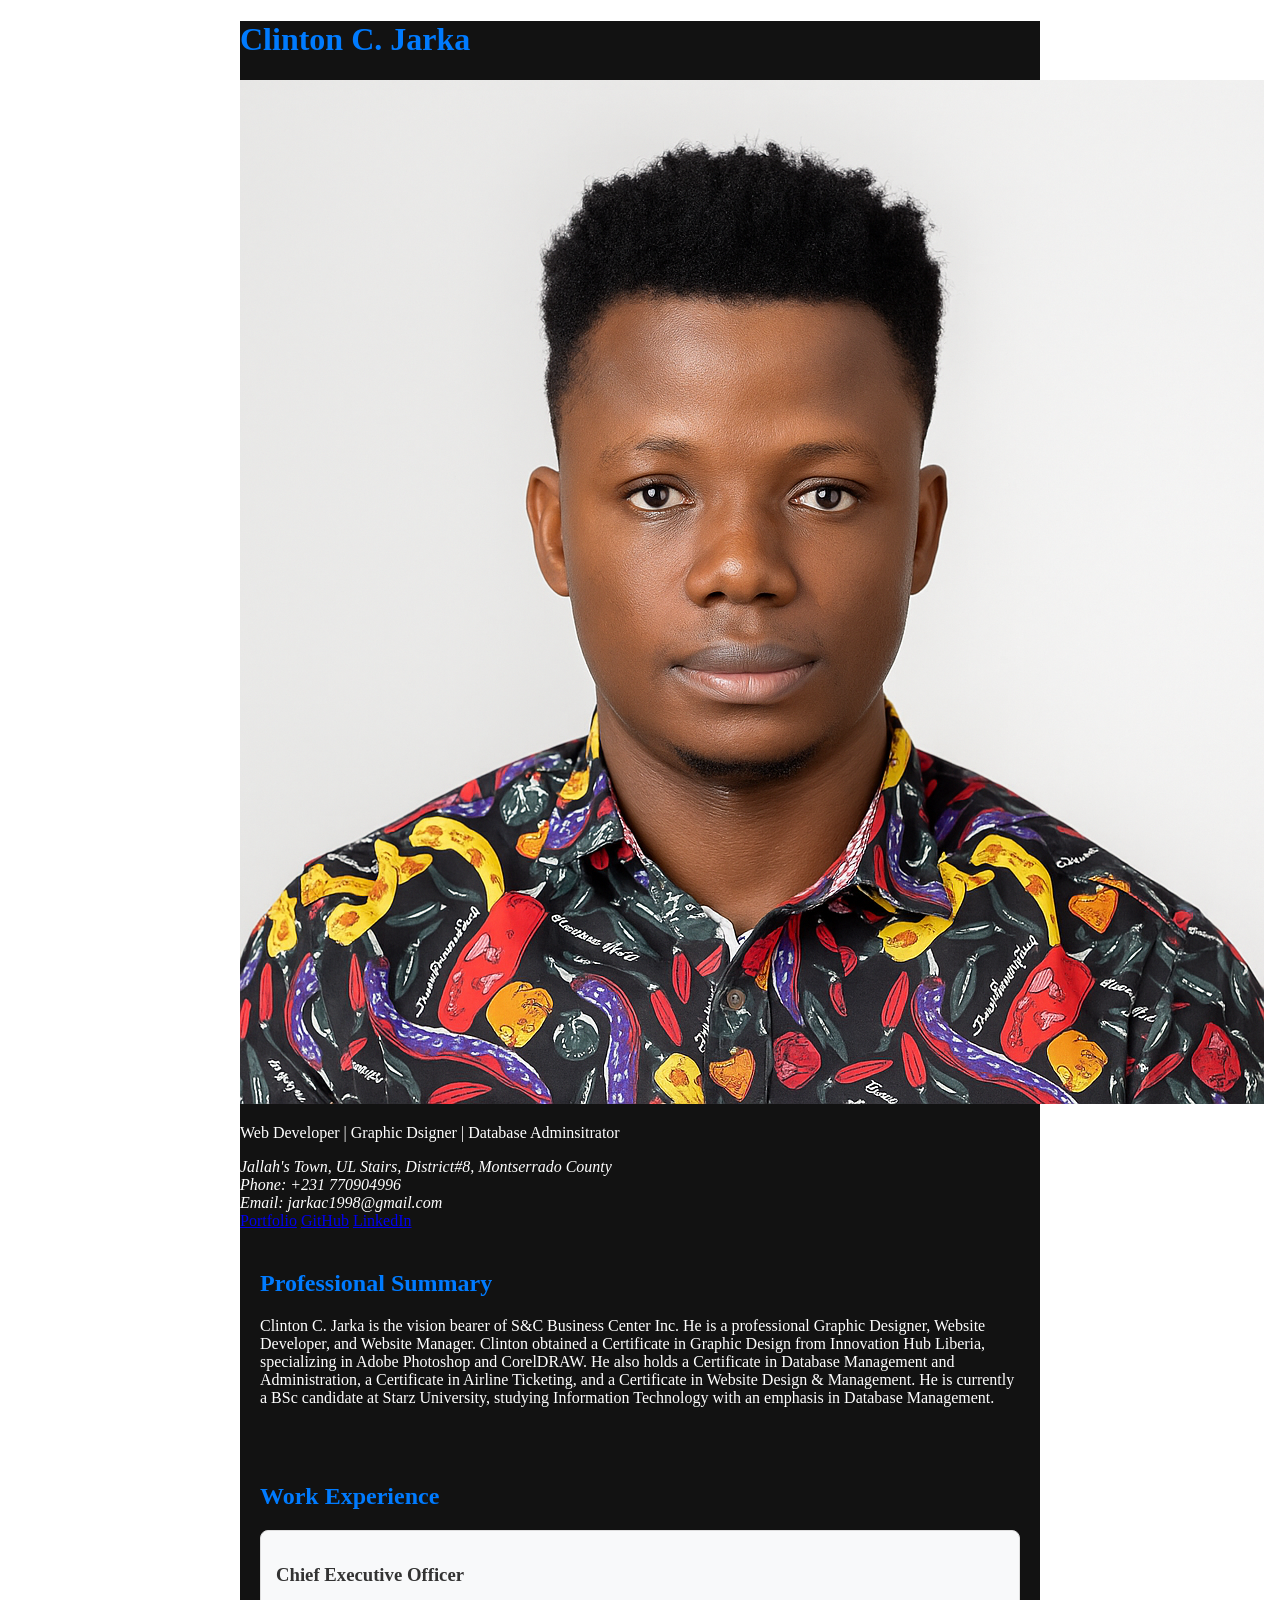
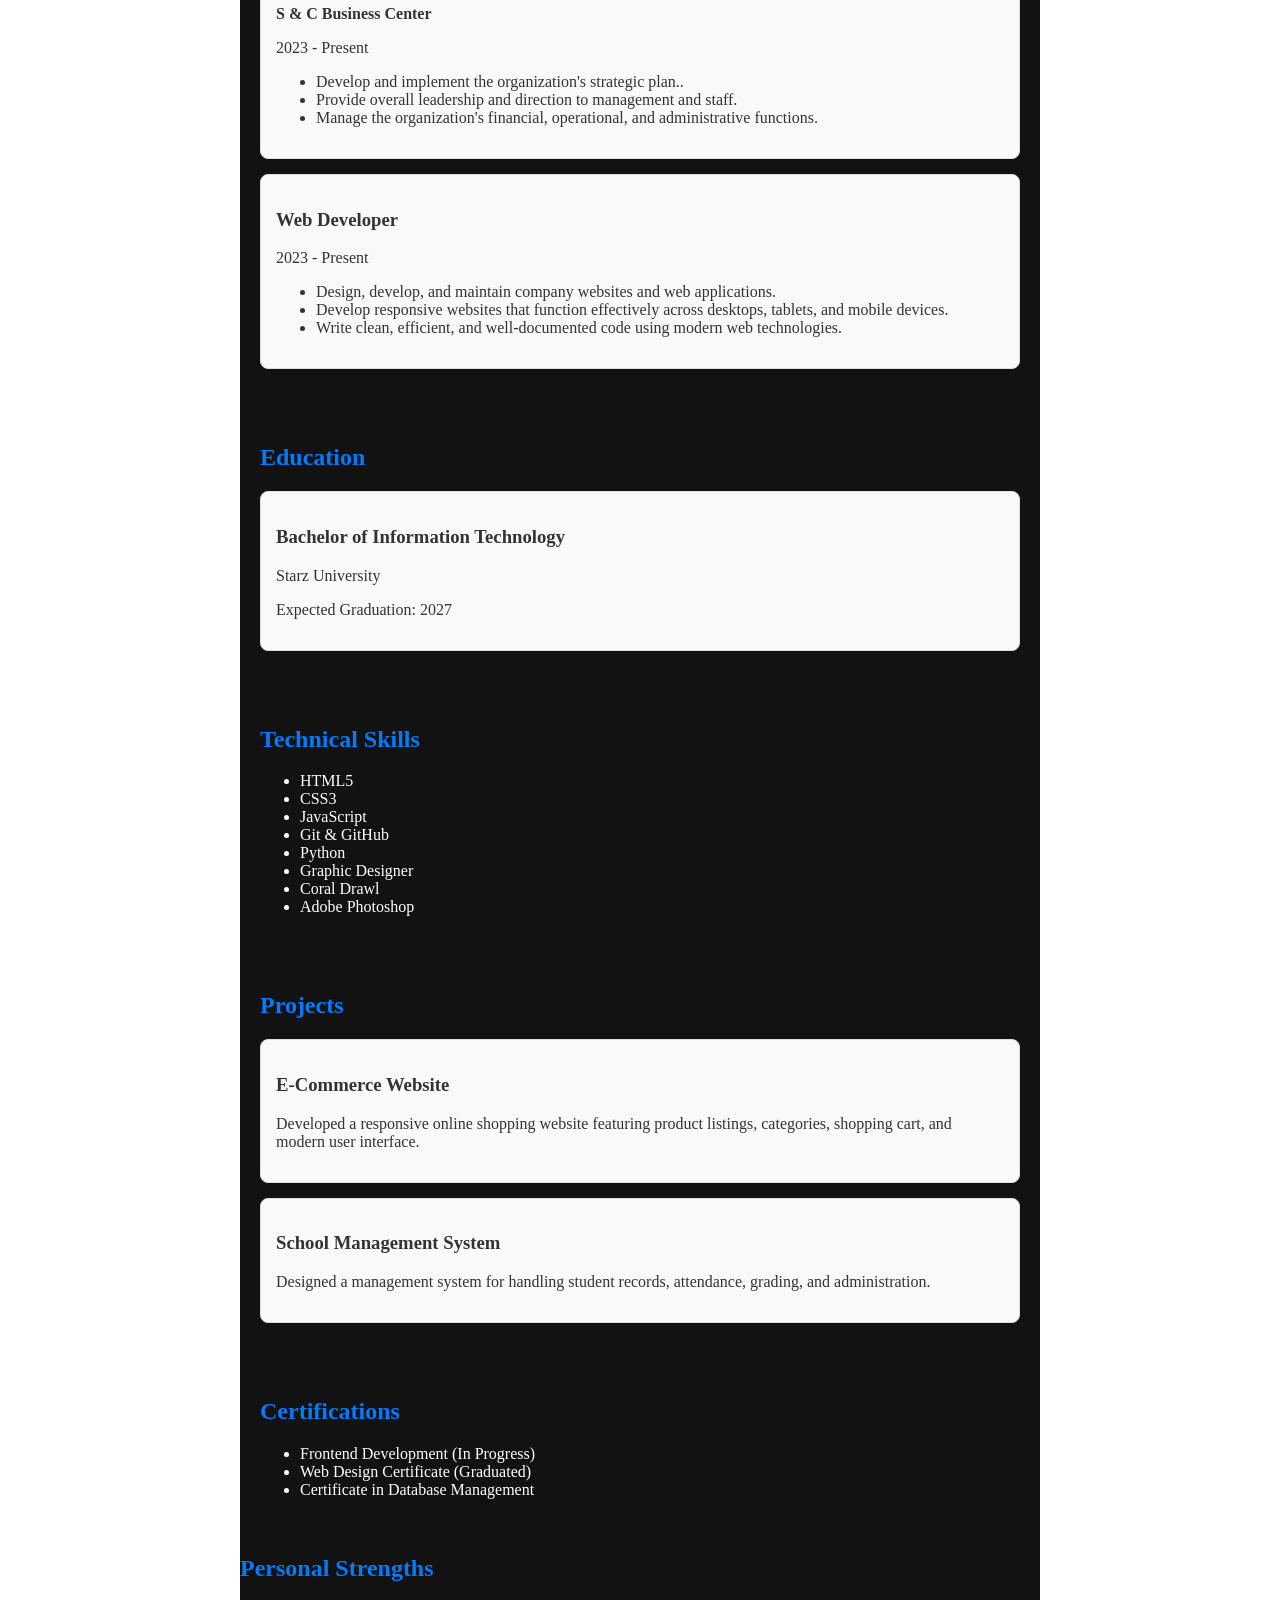
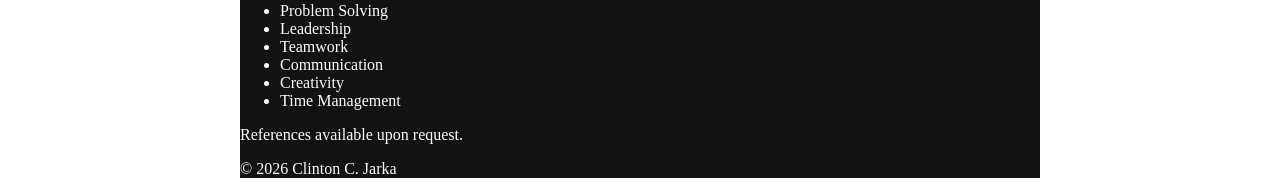
<file: Week1/Week_one/index.html>
<!DOCTYPE html>
<html lang="en">
<head>
    <meta charset="UTF-8">
    <meta name="viewport" content="width=device-width, initial-scale=1.0">
    <title>Resume | Clinton C. Jarka</title>
    <link rel="stylesheet" href="style.css"
   
<body>

<main>

    <!-- HEADER -->
    <header>

        <h1>Clinton C. Jarka </h1>
        <img src="CEO Picture.png" alt="This is my Photo">

        <p>Web Developer | Graphic Dsigner | Database Adminsitrator</p>

        <address>
            Jallah's Town, UL Stairs, District#8, Montserrado County <br>
            Phone: +231 770904996 <br>
            Email: jarkac1998@gmail.com
        </address>

        <nav>
            <a href="#">Portfolio</a>
            <a href="#">GitHub</a>
            <a href="#">LinkedIn</a>
        </nav>

    </header>

    <!-- PROFILE -->
    <section>

        <h2>Professional Summary</h2>

        <p>
            Clinton C. Jarka is the vision bearer of S&C Business Center Inc. He is a professional Graphic Designer, Website Developer, and Website Manager. Clinton obtained a Certificate in Graphic Design from Innovation Hub Liberia, specializing in Adobe Photoshop and CorelDRAW. He also holds a Certificate in Database Management and Administration, a Certificate in Airline Ticketing, and a Certificate in Website Design & Management.

            He is currently a BSc candidate at Starz University, studying Information Technology with an emphasis in Database Management.

        </p>

    </section>

    <!-- EXPERIENCE -->
    <section>

        <h2>Work Experience</h2>

        <article>

            <h3>Chief Executive Officer</h3>

            <p><strong>S & C Business Center </strong></p>

            <p>2023 - Present</p>

            <ul>
                <li>Develop and implement the organization's strategic plan..</li>
                <li>Provide overall leadership and direction to management and staff.</li>
                <li>Manage the organization's financial, operational, and administrative functions.</li>
            </ul>

        </article>

        <article>

            <h3>Web Developer</h3>

            <p>2023 - Present</p>

            <ul>
                <li>Design, develop, and maintain company websites and web applications.</li>
                <li>Develop responsive websites that function effectively across desktops, tablets, and mobile devices.</li>
                <li>Write clean, efficient, and well-documented code using modern web technologies.</li>
            </ul>

        </article>

    </section>

    <!-- EDUCATION -->
    <section>

        <h2>Education</h2>

        <article>

            <h3>Bachelor of Information Technology</h3>

            <p>Starz University</p>

            <p>Expected Graduation: 2027</p>

        </article>

    </section>

    <!-- SKILLS -->
    <section>

        <h2>Technical Skills</h2>

        <ul>
            <li>HTML5</li>
            <li>CSS3</li>
            <li>JavaScript</li>
            <li>Git & GitHub</li>
            <li>Python</li>
            <li>Graphic Designer</li>
            <li>Coral Drawl</li>
            <li>Adobe Photoshop</li>
            </ul>

    </section>

    <!-- PROJECTS -->
    <section>

        <h2>Projects</h2>

        <article>

            <h3>E-Commerce Website</h3>

            <p>
                Developed a responsive online shopping website featuring
                product listings, categories, shopping cart,
                and modern user interface.
            </p>

        </article>

        <article>

            <h3>School Management System</h3>

            <p>
                Designed a management system for handling student records,
                attendance, grading, and administration.
            </p>

        </article>

    </section>

    <!-- CERTIFICATIONS -->
    <section>

        <h2>Certifications</h2>

        <ul>
            <li>Frontend Development (In Progress)</li>
            <li>Web Design Certificate (Graduated)</li>
            <li>Certificate in Database Management</li>
        </ul>

    </section>

    <!-- SIDEBAR INFORMATION -->
    <aside>

        <h2>Personal Strengths</h2>

        <ul>
            <li>Problem Solving</li>
            <li>Leadership</li>
            <li>Teamwork</li>
            <li>Communication</li>
            <li>Creativity</li>
            <li>Time Management</li>
        </ul>

    </aside>

    <!-- FOOTER -->
    <footer>

        <p>
            References available upon request.
        </p>

        <p>
            © 2026 Clinton C. Jarka
        </p>

    </footer>

</main>

</body>
</html>
</file>
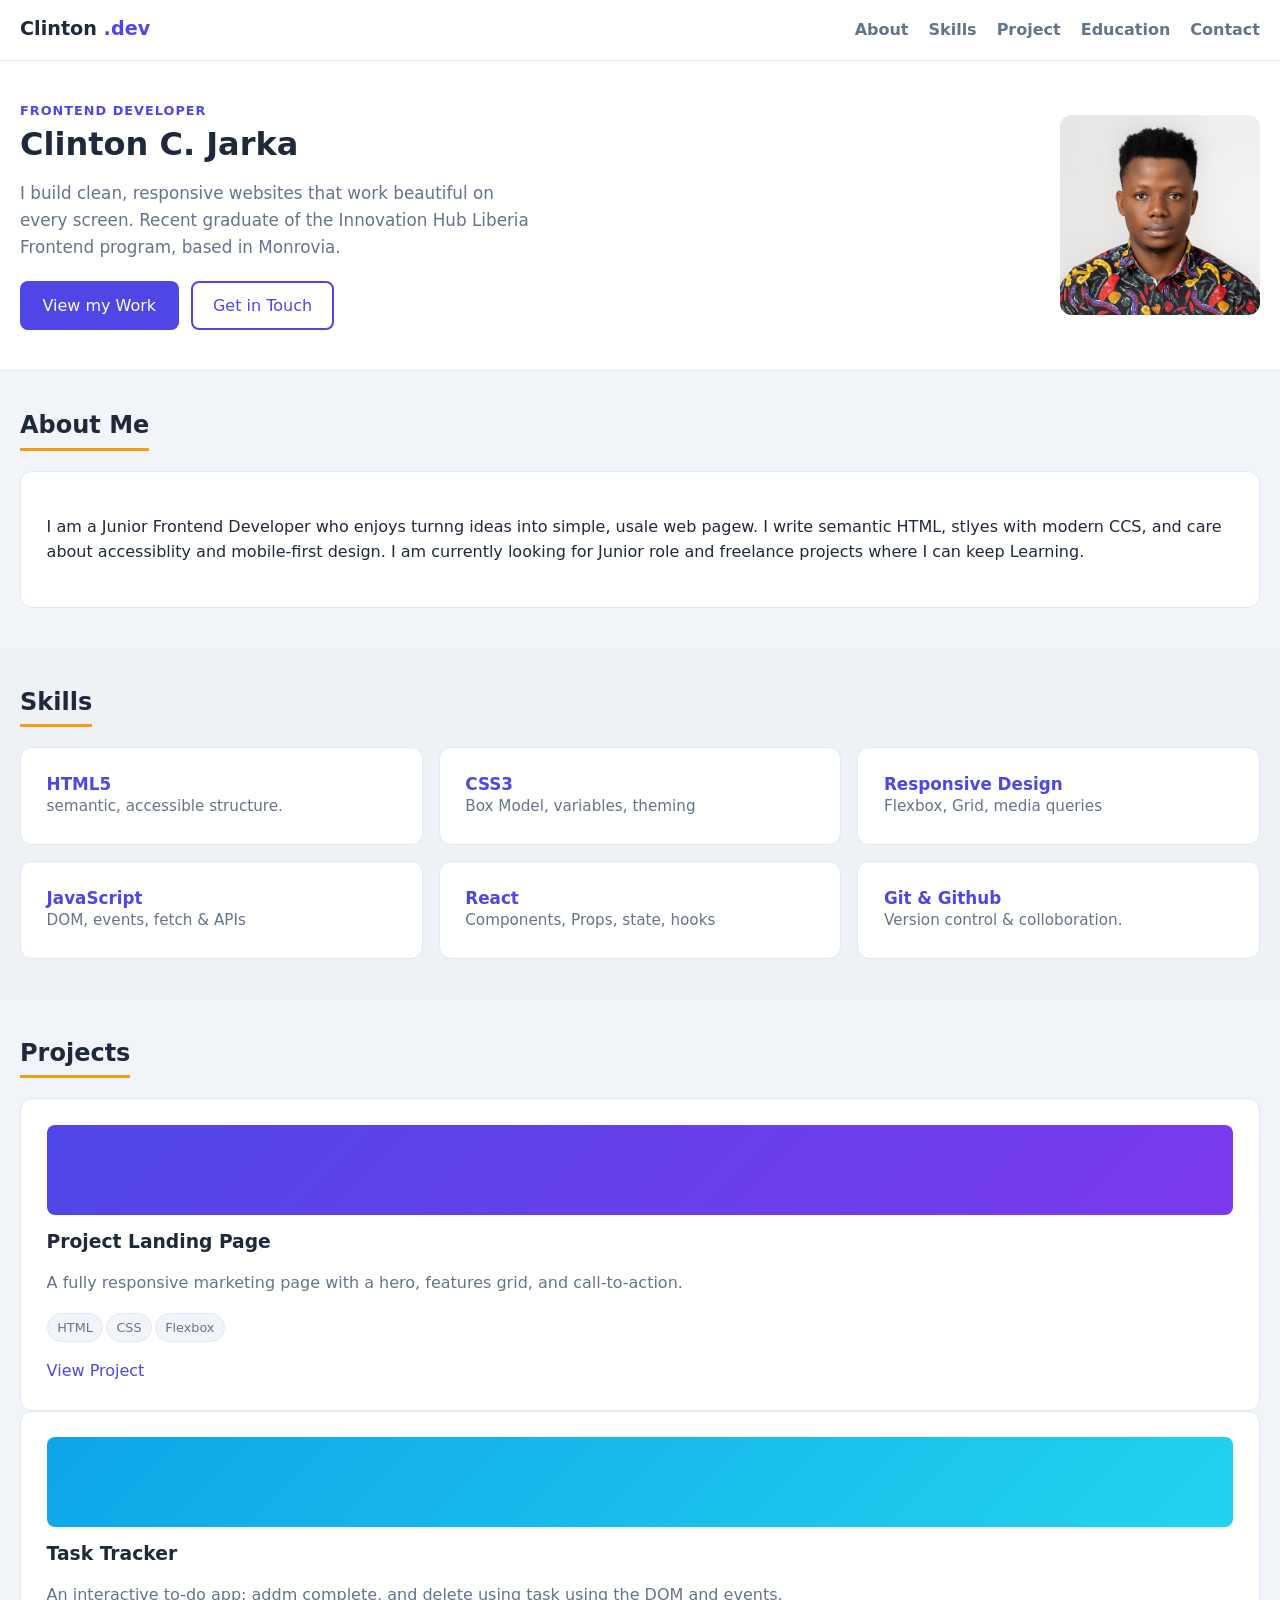
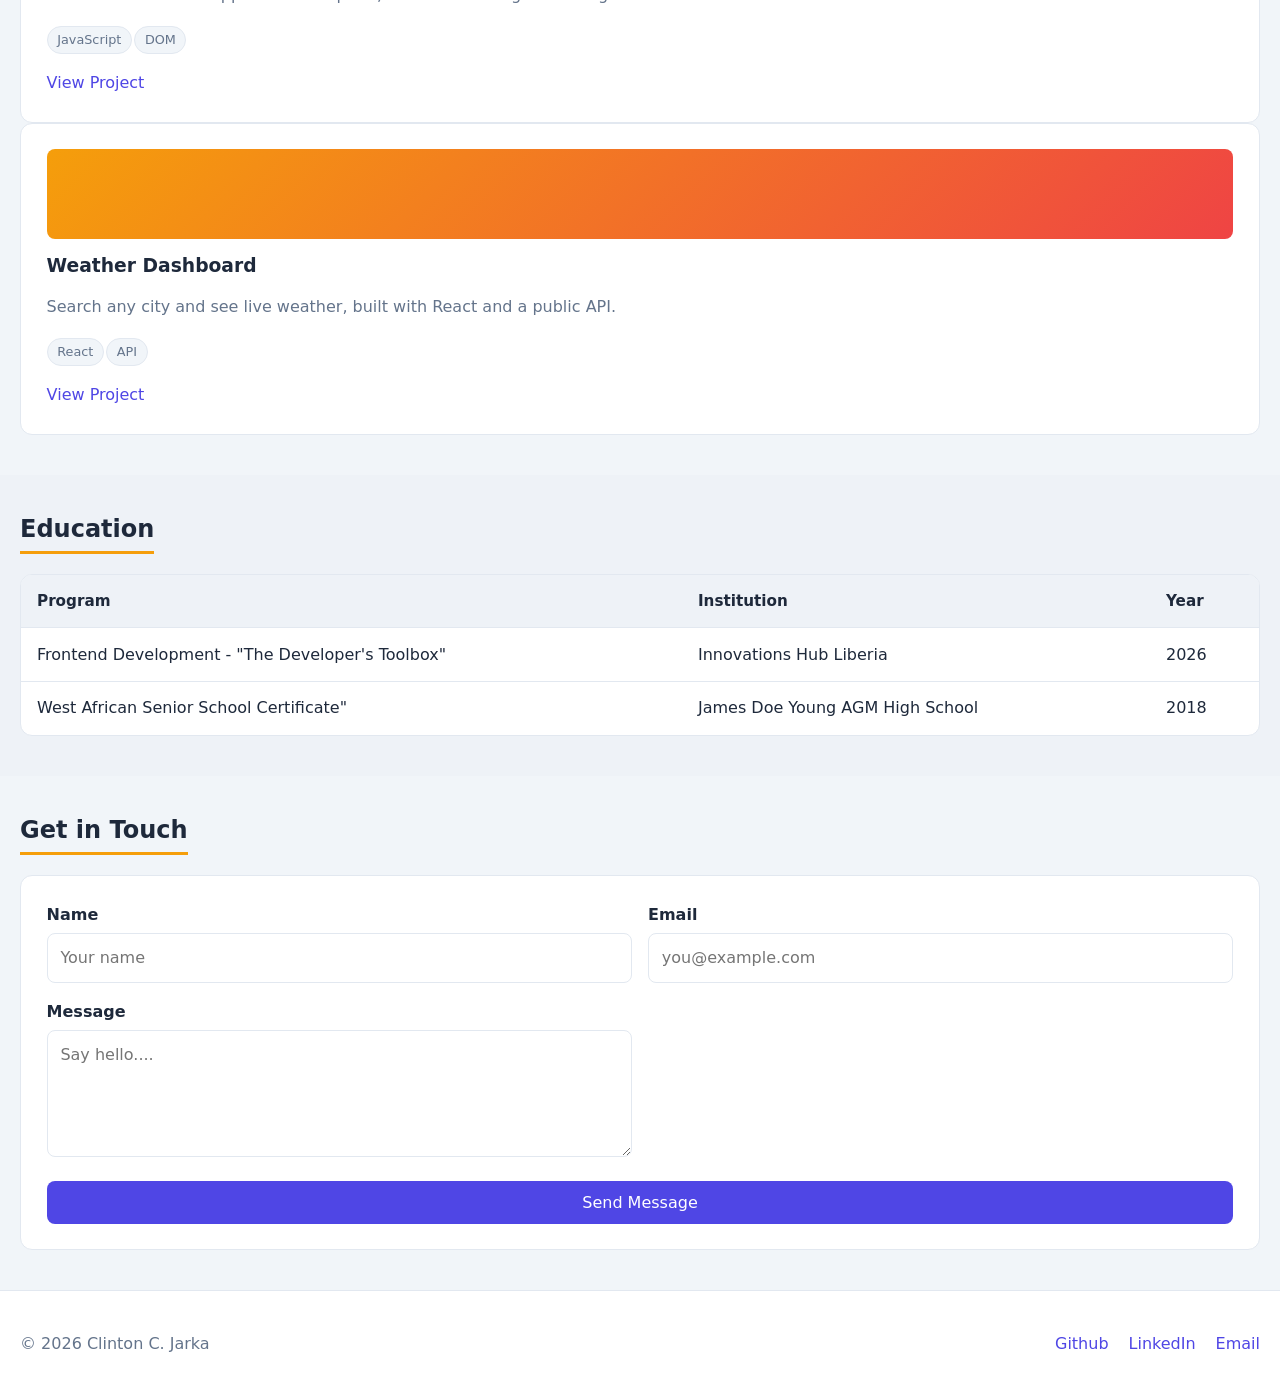
<file: Week3/mini-project/index.html>
<!DOCTYPE html>
<html lang="en">
<head>
    <meta charset="UTF-8">
    <meta name="viewport" content="width=device-width, initial-scale=1.0">
    <meta name="description" content="Digital Resume and Profolio of Clinton C. Jarka, Junior Frontend Developer">
    <title>Clinton C. Jarka - Frontend Developer</title>
    <link rel="stylesheet" href="style.css">
</head>
<body>
    <!-- Header + Nav -->
    <header class="site-header">
            <nav class=" nav container">
            <a class="brand" href="#top"> Clinton<span> .dev</span></a>
        <ul class="nav-links">
            <li><a href="#about">About</a></li>
            <li><a href="#skills">Skills</a></li>
            <li><a href="#projects">Project</a></li>
            <li><a href="#education">Education</a></li>
            <li><a href="#contact">Contact</a></li>
        </ul>
        </nav>
    </header>
    <main id="top">
    <!-- Hero -->
    <section class="hero">
        <div class="container hero-grid">
            <div class="hero-text">
                <p class="eyebrow"> Frontend Developer</p>
                <h1>Clinton C. Jarka</h1>
                <p class="lead">
                    I build clean, responsive websites that work beautiful on every screen. 
                    Recent graduate of the Innovation Hub Liberia Frontend program, based in Monrovia.
                </p>
                <div class="hero-actions">
                    <a class="btn" href="#projects"> View my Work</a>
                    <a class="btn btn--outline" href="#contact"> Get in Touch</a> 
                </div>
            </div>
            <div class="hero-media">
                <img src="CEO Picture.png" alt=" Clinton C. Jarka" width="240" height="240">
            </div>
          </div>
    </section>
    <!-- About -->
     <section id="about" class="section">
        <div class="container">
        <h2 class="section-title"> About Me</h2>
        <div class="card">
            <p>
                I am a Junior Frontend Developer who enjoys turnng ideas into simple, usale web pagew. I write semantic HTML, stlyes with modern CCS, and care about accessiblity and mobile-first design. I am currently looking for Junior role and freelance projects where I can keep Learning. 
            </p>
        </div>
     </section>

     <!-- Skills (List + Responsive Grid) -->
      <section id="skills" class="section section--alt">
        <div class="container">
            <h2 class="section-title">Skills</h2>
            <ul class="skills-grid">
                <li class="card skill">
                    <h3>HTML5</h3>
                    <p>semantic, accessible structure.</p>
                </li>
                 <li class="card skill">
                    <h3>CSS3</h3>
                    <p> Box Model, variables, theming</p>
                </li>
             <li class="card skill">
                    <h3>Responsive Design</h3>
                    <p>Flexbox, Grid, media queries</p>
                </li>
                 <li class="card skill">
                    <h3>JavaScript</h3>
                    <p>DOM, events, fetch &amp; APIs</p>
                </li>
                 <li class="card skill">
                    <h3>React</h3>
                    <p>Components, Props, state, hooks</p>
                </li>
                 <li class="card skill">
                    <h3>Git &amp; Github</h3>
                    <p>Version control &amp; colloboration.</p>
                </li>
            </ul>
        </div>
      </section>
      <!-- Projects -->
       <section id="project" class="section">
        <div class="container">
            <h2 class="section-title">Projects</h2>
            <div>
                <article class="card project">
                    <div class="project-thumb project-thumb--1" arial-hidden="true"></div>
                    <h3>Project Landing Page</h3>
                    <p>A fully responsive marketing page with a hero, features grid, and call-to-action.</p>
                <p class="tags"><span class="tag">HTML</span><span class="tag">CSS</span><span class="tag">Flexbox</span></p>
                <a href="#">View Project</a>
                </article>
             <article class="card project">
                    <div class="project-thumb project-thumb--2" arial-hidden="true"></div>
                    <h3>Task Tracker</h3>
                    <p>An interactive to-do app: addm complete, and delete using task using the DOM and events.</p>
                <p class="tags"><span class="tag">JavaScript</span><span class="tag">DOM</span></p>
                <a href="#">View Project</a>
                </article>
             <article class="card project">
                   <div class="project-thumb project-thumb--3" arial-hidden="true"></div>
                    <h3>Weather Dashboard</h3>
                    <p>Search any city and see live weather, built with React and a public API.</p>
                <p class="tags"><span class="tag">React</span><span class="tag">API</span></p>
                <a href="#">View Project</a>
                </article>
            </div>
        </div>
       </section>

       <!-- Education -->
        <section id="education" class="section section--alt">
            <div class="container">
                <h2 class="section-title">Education</h2>
                <div class="card table-wrap">
                <table>
                    <caption class="sr-only">Education Histroy</caption>
                    <thead>
                        <tr>
                            <th scope="col">Program</th>
                            <th scope="col">Institution</th>
                            <th scope="col">Year</th>
                        </tr>
                    </thead>
                    <tbody>
                        <tr>
                            <td>Frontend Development - "The Developer's Toolbox"</td>
                            <td>Innovations Hub Liberia</td>
                            <td>2026</td>
                        </tr>
                        <tr>
                            <td>West African Senior School Certificate"</td>
                            <td>James Doe Young AGM High School</td>
                            <td>2018</td>
                        </tr>
                    </tbody>
                </table>
                </div>
            </div>
        </section>
    
    <!-- Contact -->
        <section id="contact" class="section">
            <div class="container">
                <h2 class="section-title">Get in Touch</h2>
                <form class="card contact-form" action="#">
                    <div class="form-row">
                        <div class="field">
                            <label for="name">Name</label>
                            <input type="text" name="name" id="name" placeholder="Your name" required>
                        </div>
                     <div class="field">
                            <label for="email">Email</label>
                            <input type="email" name="email" id="email" placeholder="you@example.com" required>
                        </div>
                     <div class="field">
                            <label for="message">Message</label>
                           <textarea name="message" id="Message" cols="30" rows="4" placeholder="Say hello...." required></textarea>
                        </div>
                     </div>
                     <button class="btn" type="submit">Send Message</button>
                </form>
            </div>
    </section>
</main>

<!-- Footer -->
 <footer class="site-footer">
    <div class="container footer-grid">
        <p>&copy; 2026 Clinton C. Jarka</p>
        <ul class="footer-links">
            <li> <a href="#">Github</a></li>
            <li> <a href="#">LinkedIn</a></li>
            <li> <a href="#">Email</a></li>
        </ul>
    </div>
 </footer>
</body>
</html>
</file>
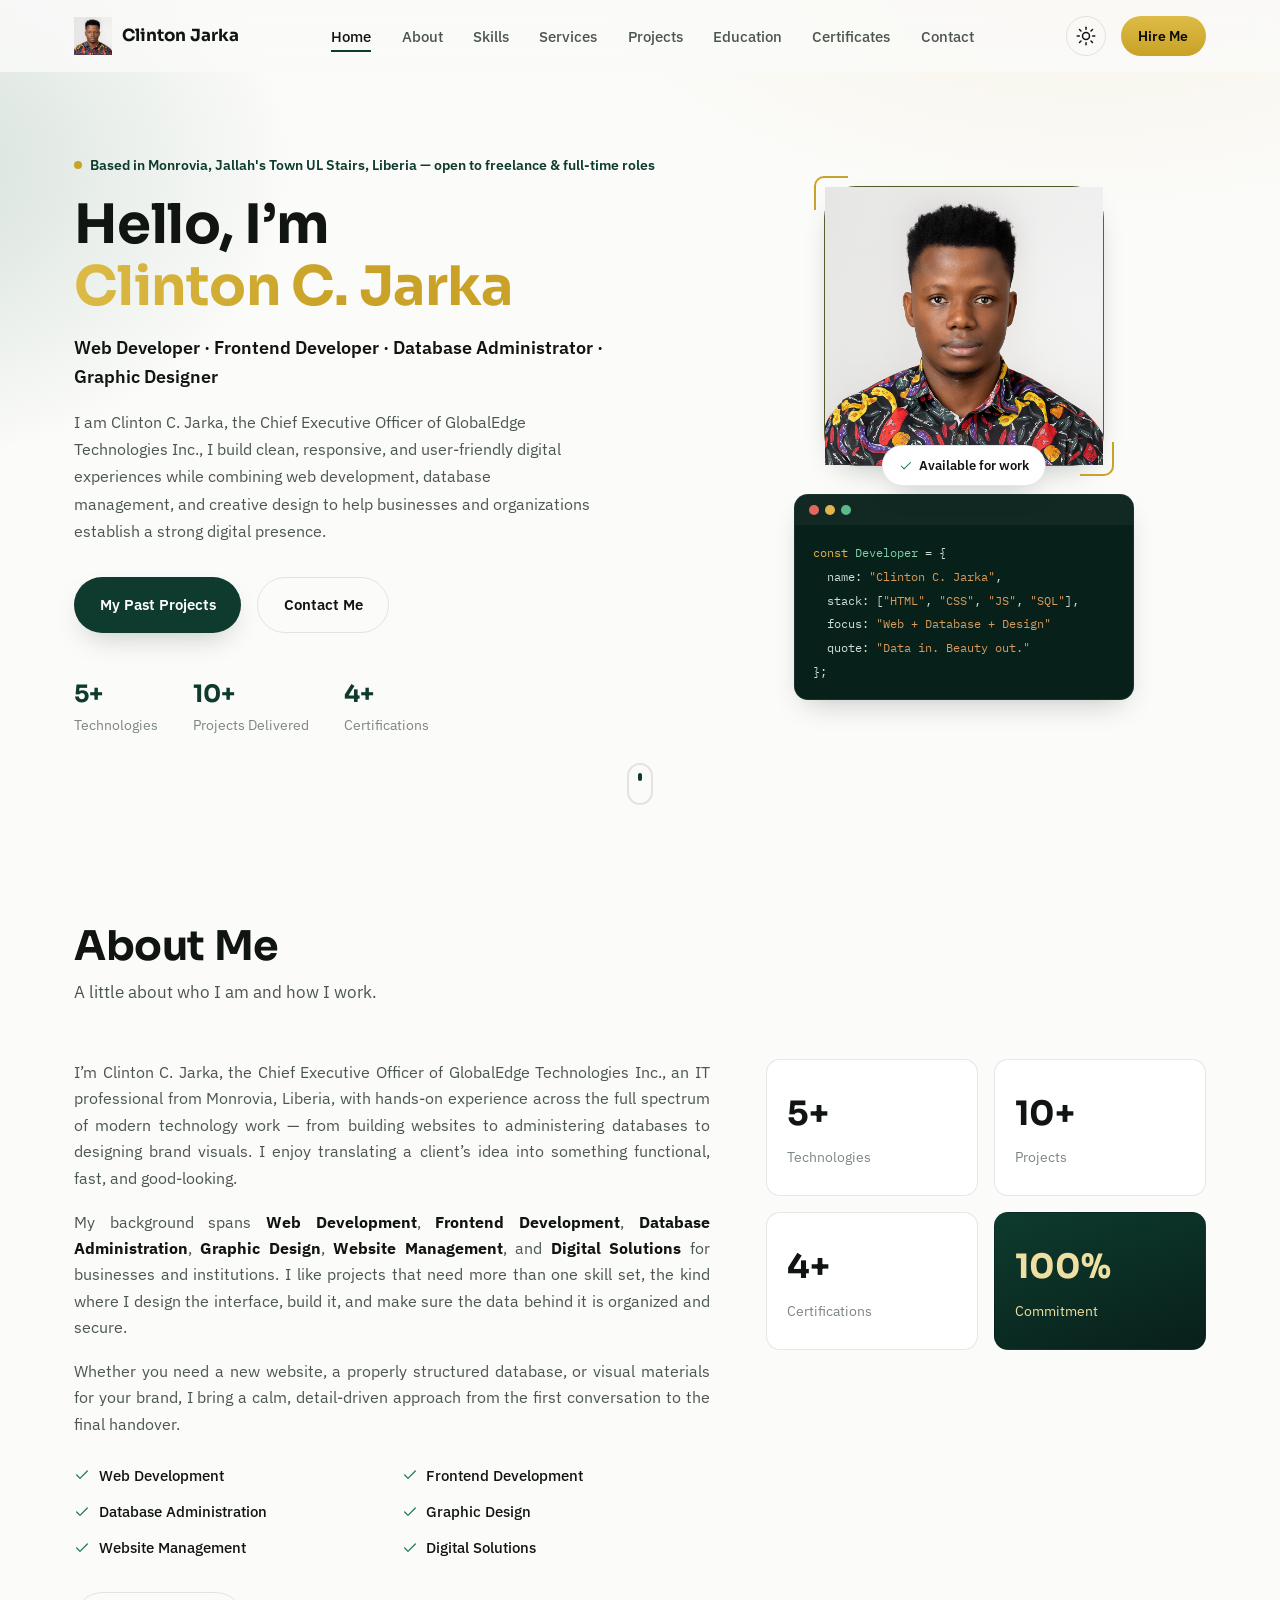
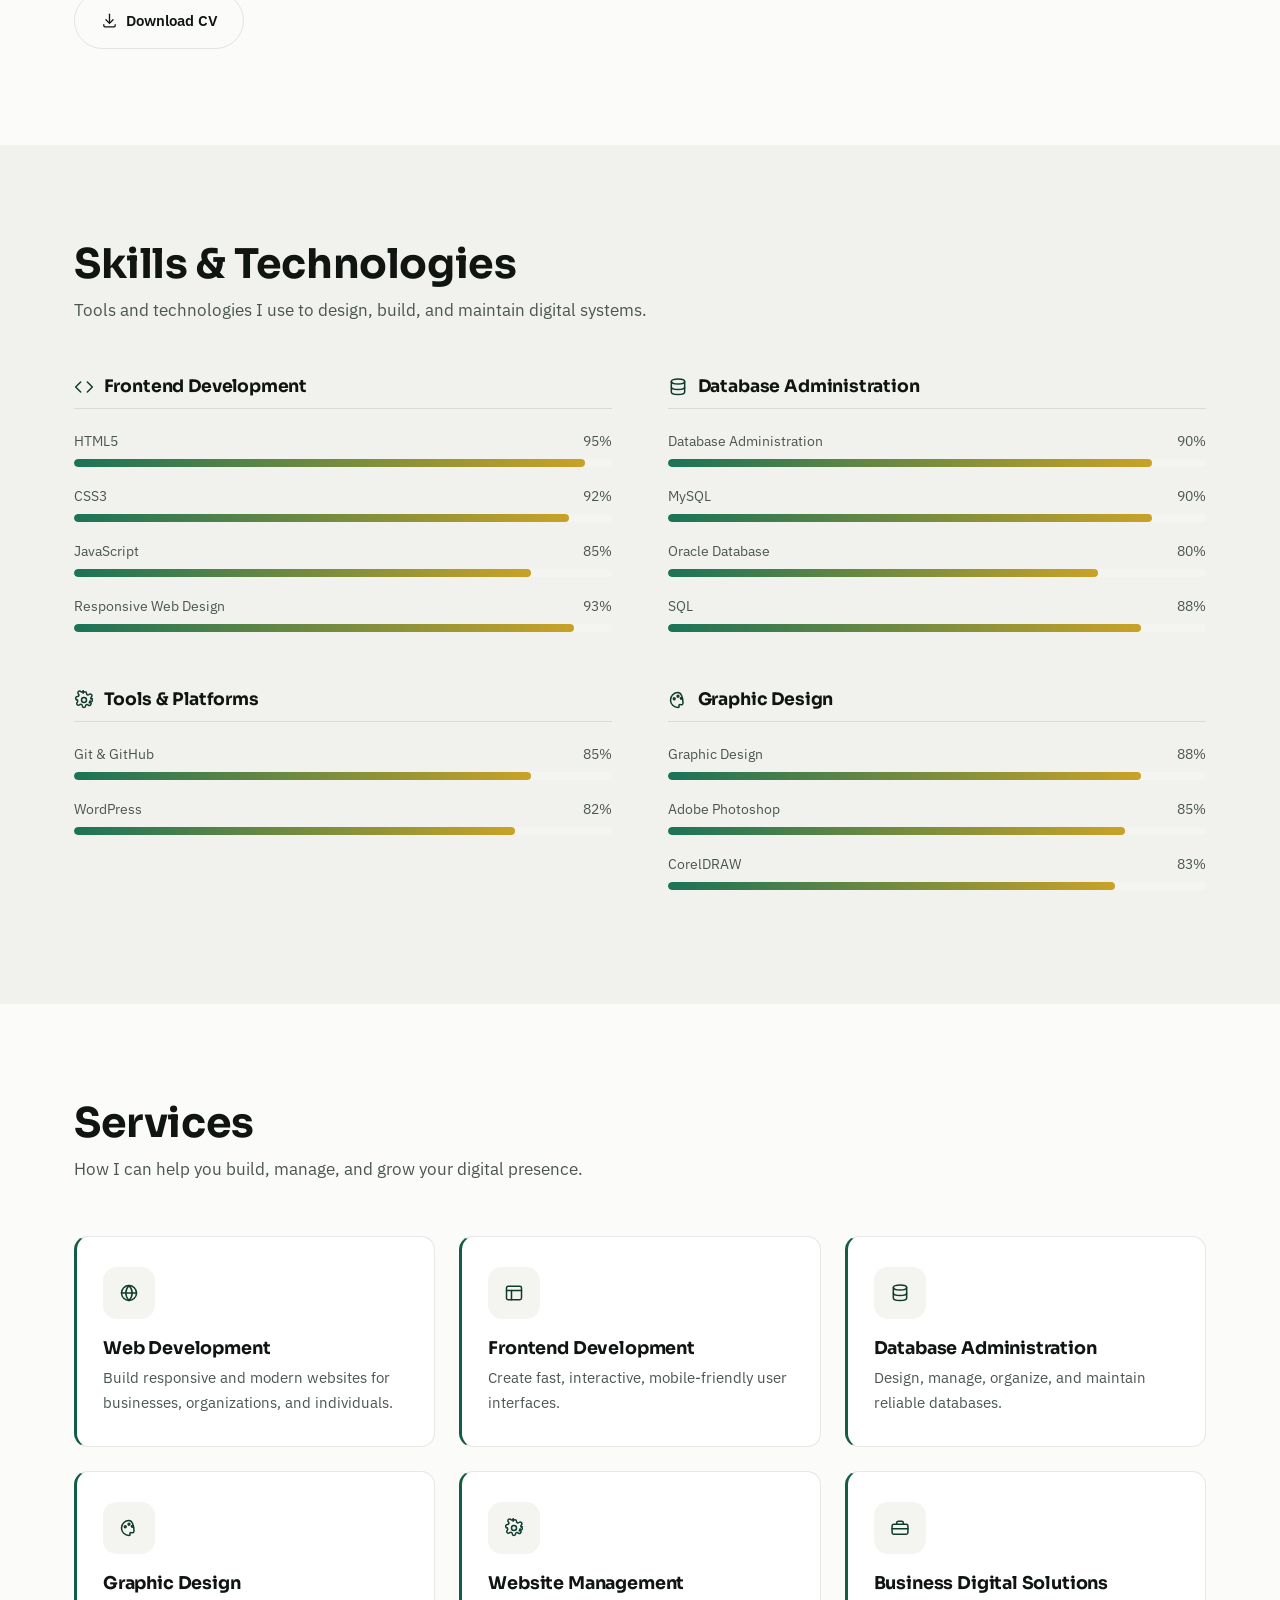
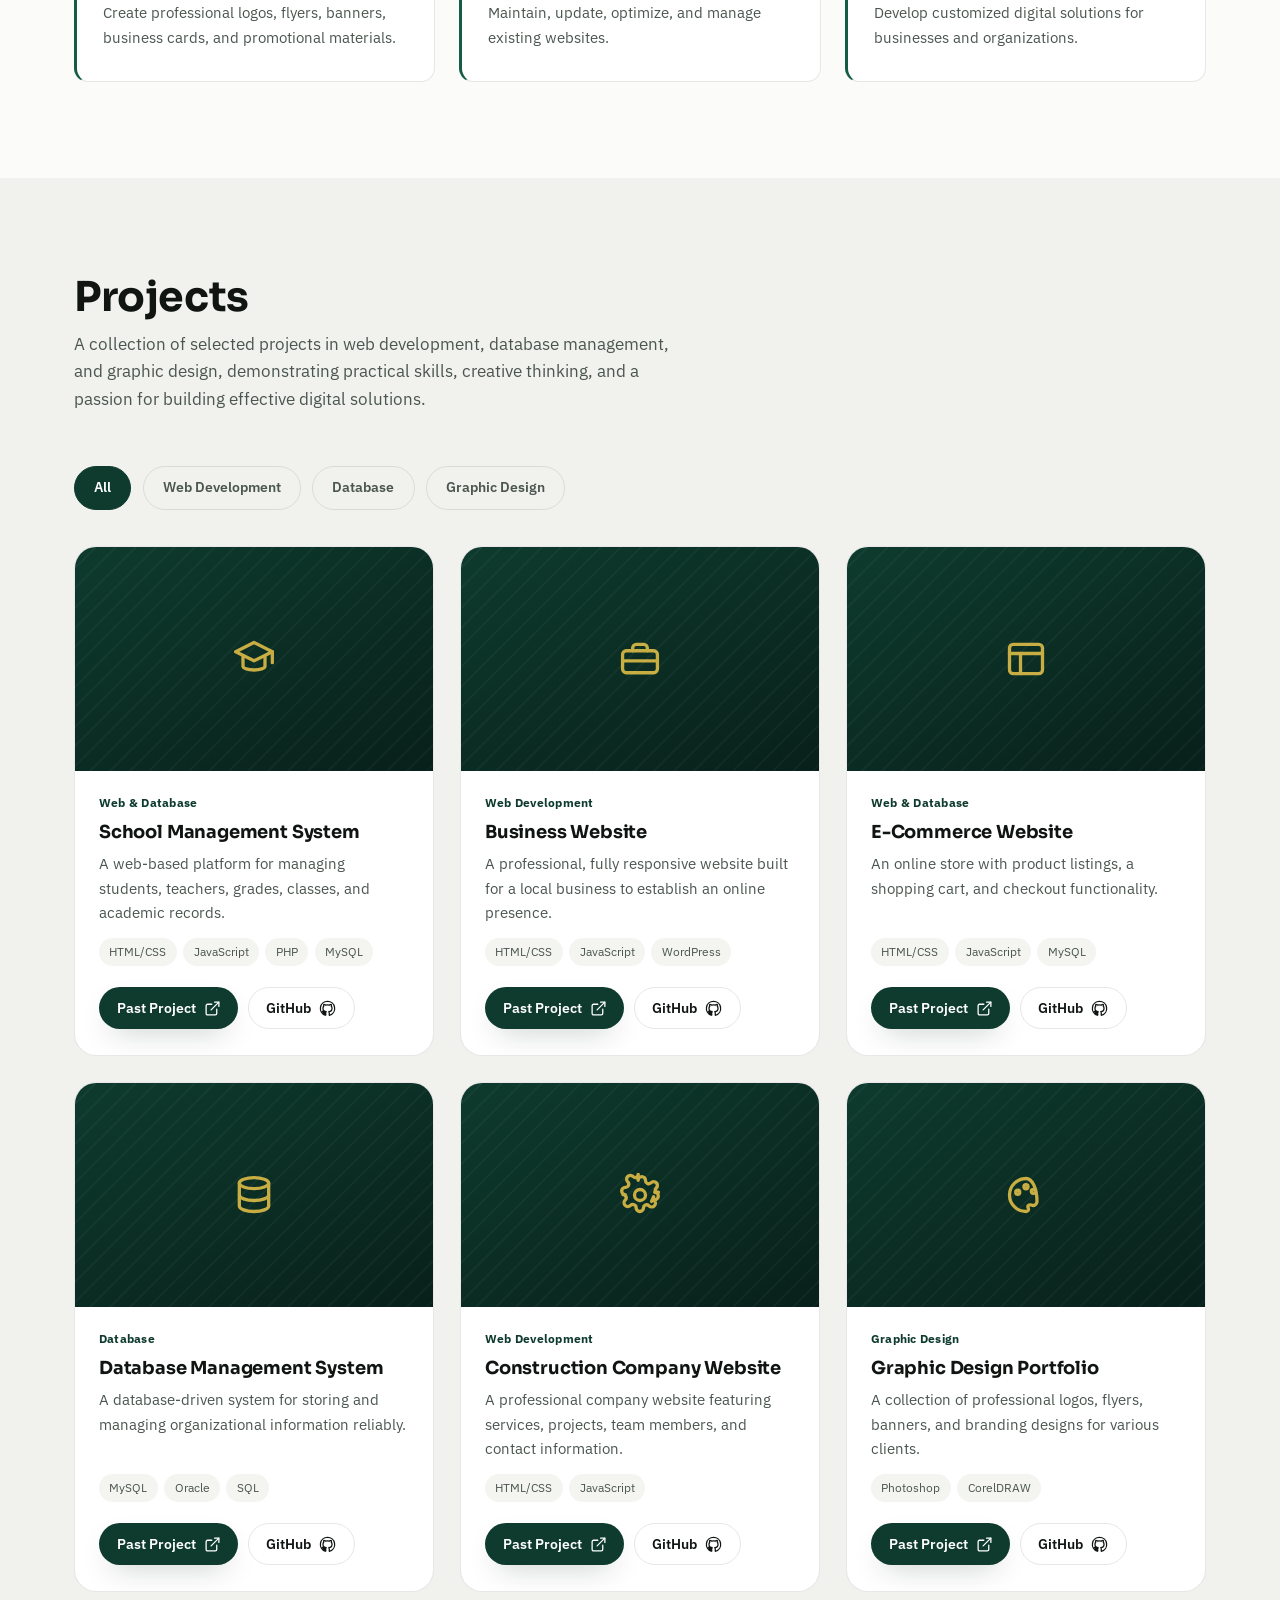
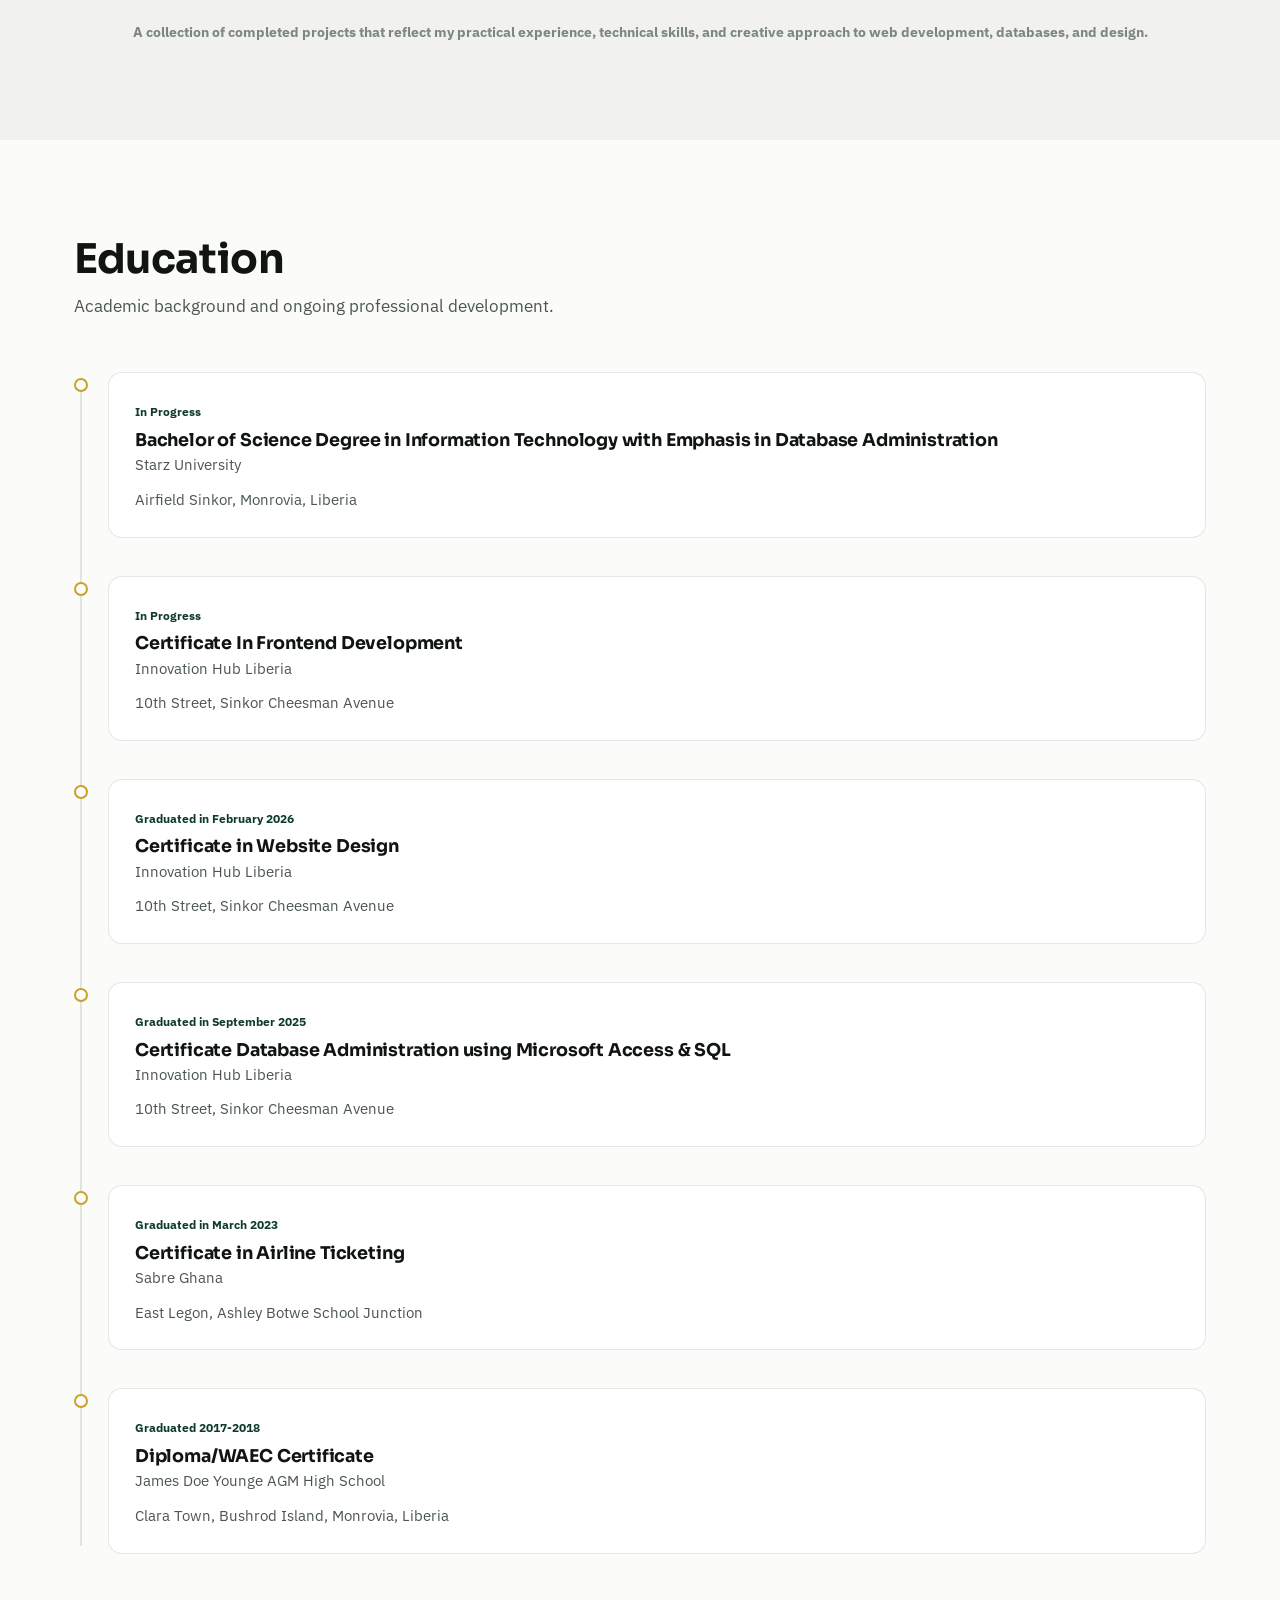
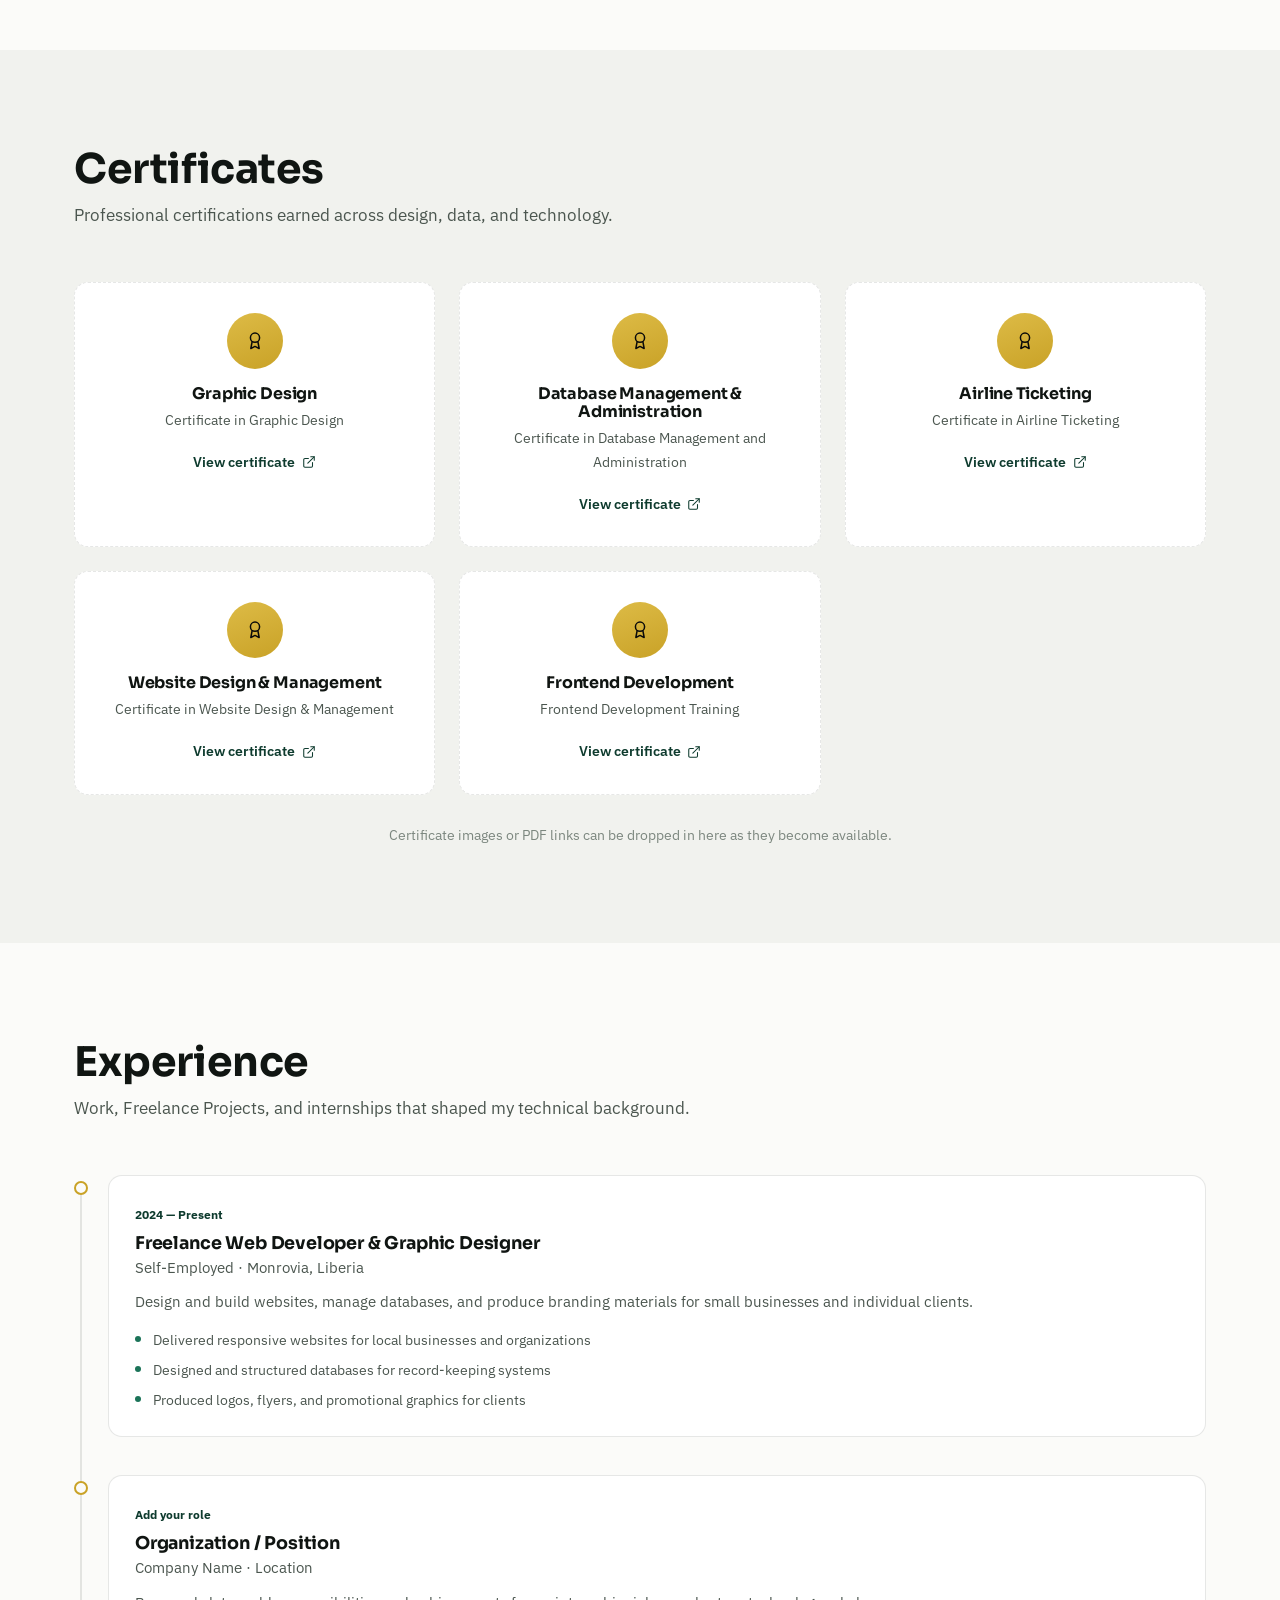
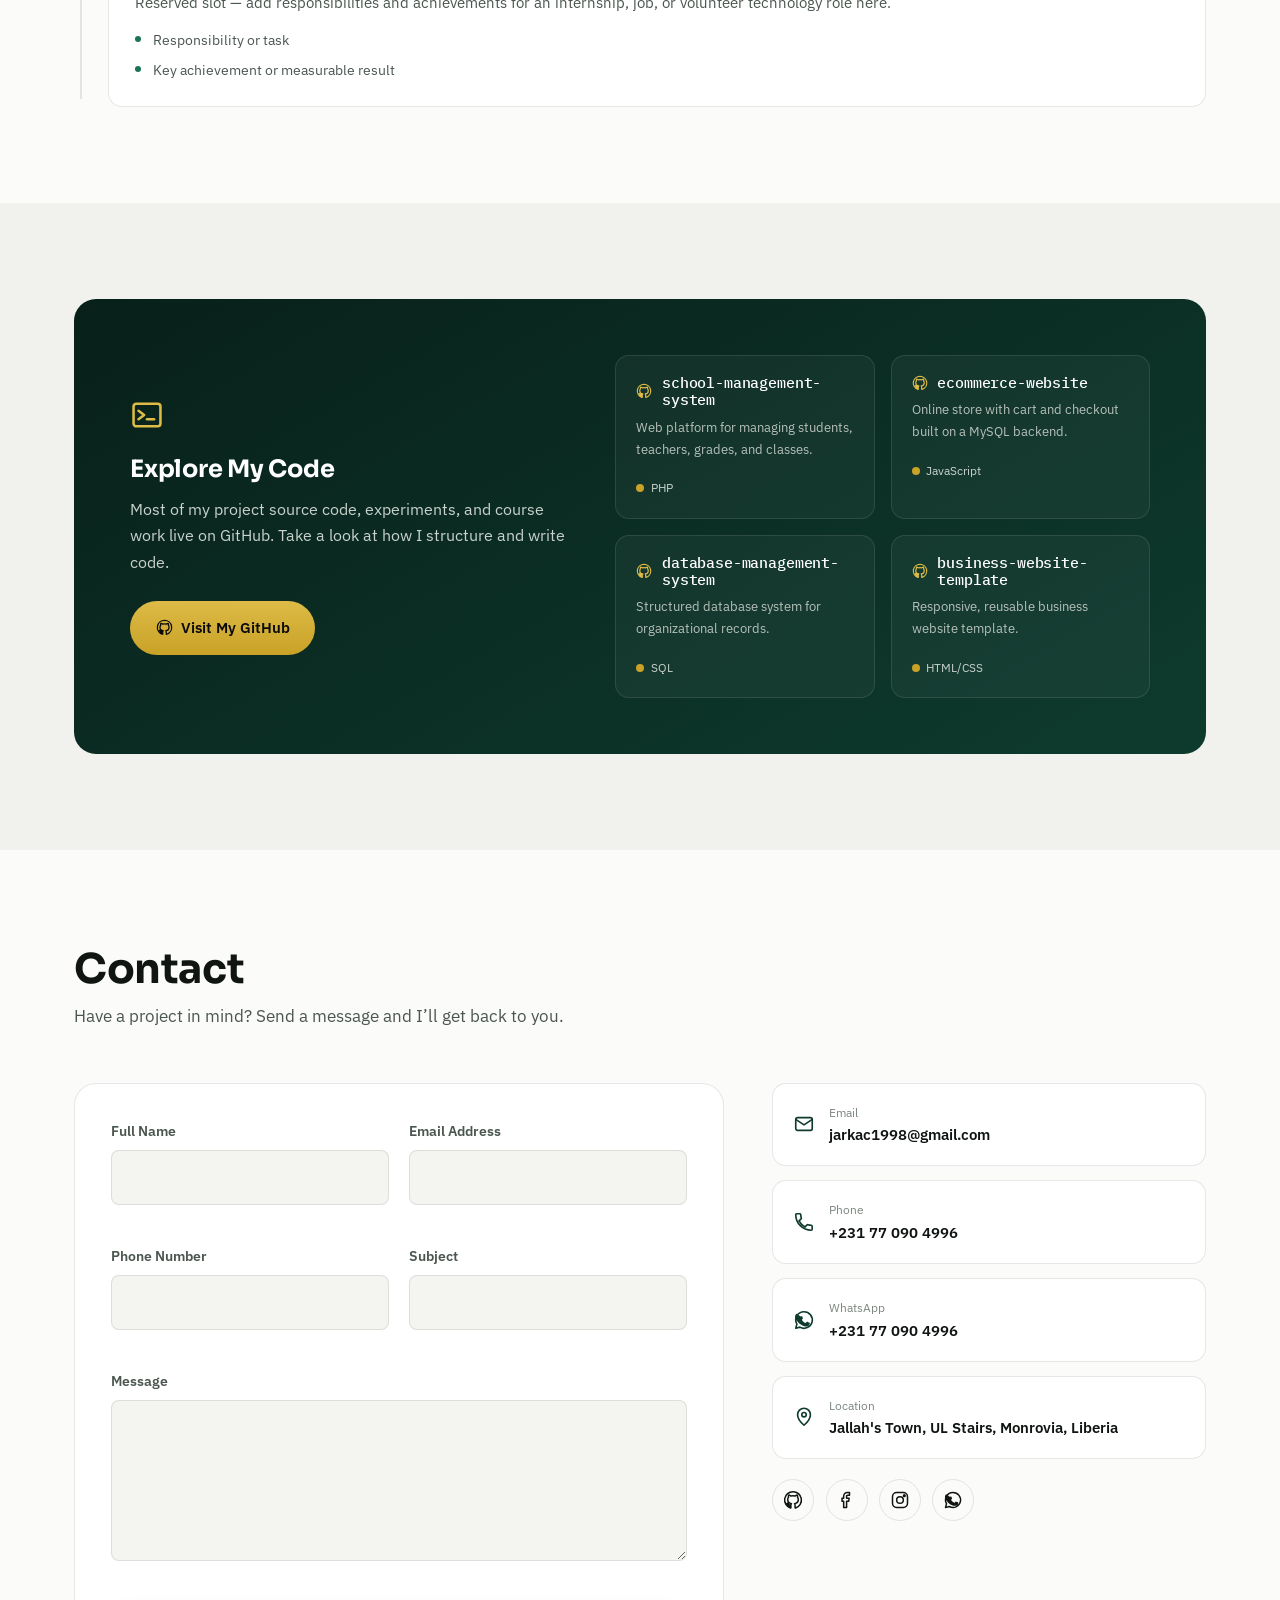
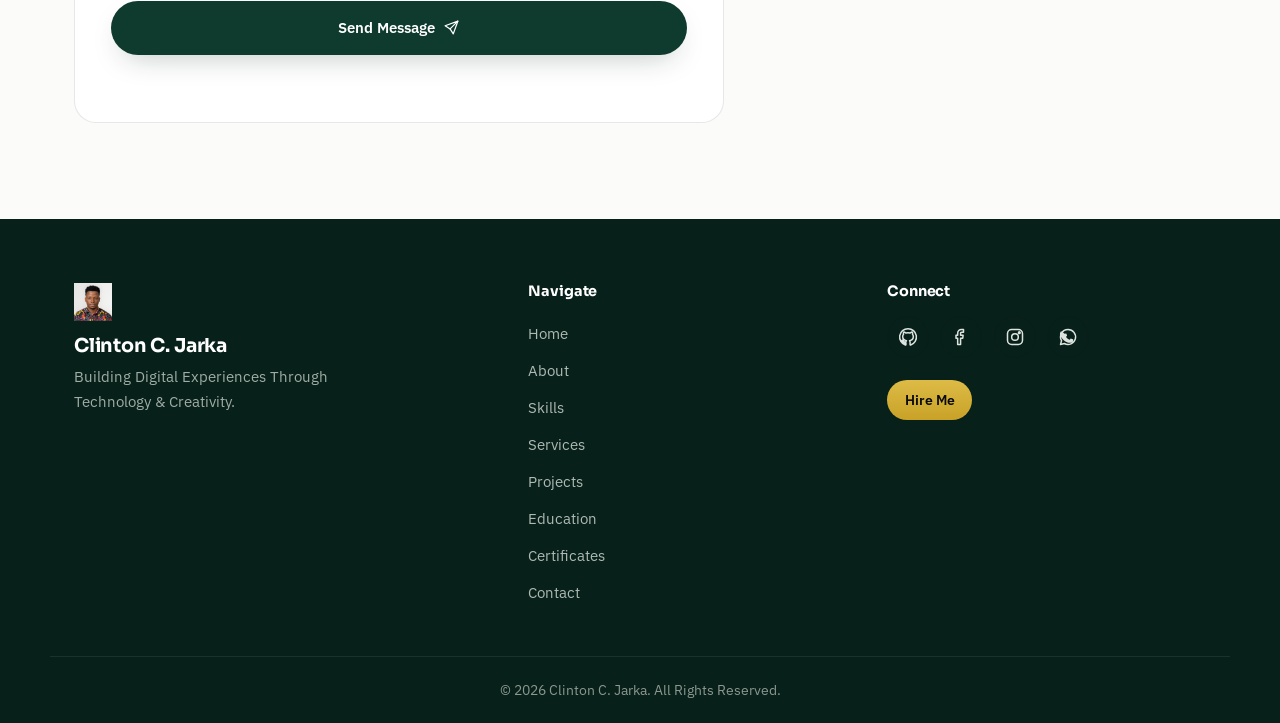
<file: CJ/index1.html>
<!DOCTYPE html>
<html lang="en">
<head>
<meta charset="UTF-8">
<meta name="viewport" content="width=device-width, initial-scale=1.0">
<title>Clinton C. Jarka — Web Developer &amp; Database Administrator</title>
<meta name="description" content="Clinton C. Jarka is a web developer, frontend developer, database administrator and graphic designer based in Monrovia, Liberia, building clean digital experiences for businesses and organizations.">
<meta name="keywords" content="Clinton Jarka, Web Developer Liberia, Frontend Developer, Database Administrator, Graphic Designer Monrovia">
<meta name="author" content="Clinton C. Jarka">
<meta property="og:title" content="Clinton C. Jarka — Web Developer & Database Administrator">
<meta property="og:description" content="Portfolio of Clinton C. Jarka — Web Developer, Frontend Developer, Database Administrator and Graphic Designer.">
<meta property="og:type" content="website">
<meta name="theme-color" content="#0E3B2E">
<link rel="icon" href="data:image/svg+xml,%3Csvg xmlns='http://www.w3.org/2000/svg' viewBox='0 0 100 100'%3E%3Crect width='100' height='100' rx='22' fill='%230E3B2E'/%3E%3Ctext x='50' y='68' font-family='Georgia,serif' font-size='52' fill='%23C9A227' text-anchor='middle'%3ECJ%3C/text%3E%3C/svg%3E">
<link rel="preconnect" href="https://fonts.googleapis.com">
<link rel="preconnect" href="https://fonts.gstatic.com" crossorigin>
<link href="https://fonts.googleapis.com/css2?family=Sora:wght@400;500;600;700;800&family=IBM+Plex+Sans:wght@400;500;600;700&family=IBM+Plex+Mono:wght@400;500&display=swap" rel="stylesheet">
<style>
/* =====================================================================
   Clinton C. Jarka — Portfolio Stylesheet
   Structure: Tokens > Reset > Layout Helpers > Components > Sections > Responsive
   ===================================================================== */

/* ---------- Design Tokens ---------- */
:root{
  --black:#0A0A0A;
  --white:#FFFFFF;
  --green-950:#08201A;
  --green-900:#0E3B2E;
  --green-800:#145C46;
  --green-700:#1B7358;
  --gold-500:#C9A227;
  --gold-400:#DDBB46;
  --gold-200:#EFDFA0;

  --font-display:'Sora',system-ui,sans-serif;
  --font-body:'IBM Plex Sans',system-ui,sans-serif;
  --font-mono:'IBM Plex Mono',ui-monospace,monospace;

  --radius-sm:8px;
  --radius-md:14px;
  --radius-lg:22px;
  --radius-pill:999px;

  --shadow-1:0 1px 2px rgba(0,0,0,.06);
  --shadow-2:0 12px 30px -12px rgba(8,32,26,.28);

  --ease:cubic-bezier(.4,0,.2,1);
  --dur:.35s;

  --container:1180px;
}

/* Dark theme (default) */
[data-theme="dark"]{
  --bg:#0A0D0C;
  --bg-alt:#0E1512;
  --surface:#121915;
  --surface-2:#161F1A;
  --border:rgba(255,255,255,.08);
  --text:#F2F4F2;
  --text-muted:#AEB8B2;
  --text-faint:#748079;
  --accent:var(--gold-500);
  --accent-2:var(--green-700);
  --nav-bg:rgba(10,13,12,.75);
}

/* Light theme */
[data-theme="light"]{
  --bg:#FBFBF9;
  --bg-alt:#F1F2EE;
  --surface:#FFFFFF;
  --surface-2:#F4F5F1;
  --border:rgba(10,20,16,.1);
  --text:#101512;
  --text-muted:#4B564F;
  --text-faint:#7C877F;
  --accent:var(--green-900);
  --accent-2:var(--gold-500);
  --nav-bg:rgba(251,251,249,.8);
}

/* ---------- Reset ---------- */
*,*::before,*::after{box-sizing:border-box;margin:0;padding:0;}
html{scroll-behavior:smooth;}
@media (prefers-reduced-motion:reduce){
  html{scroll-behavior:auto;}
  *,*::before,*::after{animation-duration:.01ms !important;animation-iteration-count:1 !important;transition-duration:.01ms !important;scroll-behavior:auto !important;}
}
body{
  font-family:var(--font-body);
  background:var(--bg);
  color:var(--text);
  line-height:1.65;
  -webkit-font-smoothing:antialiased;
  overflow-x:hidden;
  transition:background var(--dur) var(--ease),color var(--dur) var(--ease);
}
img{max-width:100%;display:block;}
a{color:inherit;text-decoration:none;}
ul,ol{list-style:none;}
button{font:inherit;cursor:pointer;background:none;border:none;color:inherit;}
input,textarea{font:inherit;color:inherit;}
h1,h2,h3,h4{font-family:var(--font-display);line-height:1.15;letter-spacing:-.01em;font-weight:700;}
.icon{width:20px;height:20px;stroke:currentColor;fill:none;stroke-width:1.8;stroke-linecap:round;stroke-linejoin:round;flex-shrink:0;}
.icon-lg{width:34px;height:34px;}
.skip-link{position:absolute;left:-999px;top:0;background:var(--gold-500);color:var(--black);padding:.7rem 1.2rem;z-index:999;border-radius:0 0 8px 0;}
.skip-link:focus{left:0;}
:focus-visible{outline:2px solid var(--gold-500);outline-offset:3px;}

/* ---------- Layout helpers ---------- */
.container{width:100%;max-width:var(--container);margin-inline:auto;padding-inline:24px;}
.section{padding:96px 0;}
.section-alt{background:var(--bg-alt);}
.section-head{max-width:620px;margin-bottom:52px;}
.section-head h2{font-size:clamp(1.9rem,3.2vw,2.6rem);margin-bottom:.6rem;}
.section-head p{color:var(--text-muted);font-size:1.05rem;}

/* Reveal-on-scroll (single, restrained treatment) */
.reveal{opacity:0;transform:translateY(18px);transition:opacity .7s var(--ease),transform .7s var(--ease);}
.reveal.is-visible{opacity:1;transform:none;}

/* ---------- Buttons ---------- */
.btn{
  display:inline-flex;align-items:center;justify-content:center;gap:.5rem;
  padding:.9rem 1.6rem;border-radius:var(--radius-pill);
  font-weight:600;font-size:.96rem;white-space:nowrap;
  transition:transform var(--dur) var(--ease),background var(--dur) var(--ease),box-shadow var(--dur) var(--ease),color var(--dur) var(--ease),border-color var(--dur) var(--ease);
}
.btn .icon{width:17px;height:17px;}
.btn-primary{background:var(--green-900);color:#fff;box-shadow:var(--shadow-2);}
.btn-primary:hover{background:var(--green-800);transform:translateY(-2px);}
.btn-outline{border:1.5px solid var(--border);color:var(--text);}
.btn-outline:hover{border-color:var(--accent);transform:translateY(-2px);}
.btn-gold{background:linear-gradient(180deg,var(--gold-400),var(--gold-500));color:var(--black);}
.btn-gold:hover{transform:translateY(-2px);box-shadow:0 10px 24px -10px rgba(201,162,39,.55);}
.btn-sm{padding:.55rem 1.1rem;font-size:.85rem;}
.btn-block{width:100%;}

/* ---------- Preloader ---------- */
.preloader{
  position:fixed;inset:0;z-index:9999;background:var(--green-950);
  display:flex;align-items:center;justify-content:center;
  transition:opacity .5s var(--ease),visibility .5s var(--ease);
}
.preloader.done{opacity:0;visibility:hidden;}
.preloader-mark{font-family:var(--font-mono);font-size:2.2rem;color:var(--gold-400);display:flex;gap:.3rem;letter-spacing:.02em;}
.preloader-text{animation:pulseMark 1.1s ease-in-out infinite;}
@keyframes pulseMark{0%,100%{opacity:1;}50%{opacity:.35;}}

/* =====================================================================
   HEADER / NAVIGATION
   ===================================================================== */
.site-header{position:fixed;top:0;left:0;right:0;z-index:500;}
.navbar{
  max-width:var(--container);margin-inline:auto;
  display:flex;align-items:center;justify-content:space-between;
  padding:16px 24px;
}
.site-header::before{
  content:"";position:absolute;inset:0;
  background:var(--nav-bg);backdrop-filter:blur(14px);
  border-bottom:1px solid transparent;
  transition:border-color var(--dur) var(--ease);
}
.site-header.scrolled::before{border-color:var(--border);}
.brand{display:flex;align-items:center;gap:.6rem;position:relative;z-index:1;}
.brand-mark{
  width:38px;height:38px;border-radius:10px;
  background:var(--green-900);color:var(--gold-400);
  display:flex;align-items:center;justify-content:center;
  font-family:var(--font-display);font-weight:700;font-size:.95rem;
}
.brand-name{font-family:var(--font-display);font-weight:700;font-size:1.05rem;}
.nav-links{position:relative;z-index:1;display:flex;gap:1.9rem;}
.nav-link{font-size:.94rem;font-weight:500;color:var(--text-muted);position:relative;padding:.3rem 0;transition:color var(--dur);}
.nav-link::after{content:"";position:absolute;left:0;bottom:-2px;height:2px;width:0;background:var(--accent);transition:width var(--dur) var(--ease);}
.nav-link:hover,.nav-link.active-link{color:var(--text);}
.nav-link.active-link::after{width:100%;}
.nav-actions{position:relative;z-index:1;display:flex;align-items:center;gap:.9rem;}
.theme-toggle{
  width:40px;height:40px;border-radius:50%;border:1px solid var(--border);
  display:flex;align-items:center;justify-content:center;position:relative;
}
.theme-toggle .icon{position:absolute;transition:opacity var(--dur),transform var(--dur);}
[data-theme="dark"] .icon-sun{opacity:0;transform:rotate(-60deg);}
[data-theme="dark"] .icon-moon{opacity:1;transform:rotate(0);}
[data-theme="light"] .icon-sun{opacity:1;transform:rotate(0);}
[data-theme="light"] .icon-moon{opacity:0;transform:rotate(60deg);}
.hamburger{display:none;width:40px;height:40px;align-items:center;justify-content:center;border-radius:50%;border:1px solid var(--border);}

@media (max-width:900px){
  .nav-links{
    position:fixed;top:70px;left:16px;right:16px;
    background:var(--surface);border:1px solid var(--border);border-radius:var(--radius-md);
    flex-direction:column;gap:0;padding:8px;
    box-shadow:var(--shadow-2);
    transform:translateY(-12px);opacity:0;visibility:hidden;pointer-events:none;
    transition:transform var(--dur) var(--ease),opacity var(--dur) var(--ease),visibility var(--dur);
  }
  .nav-links.open{transform:translateY(0);opacity:1;visibility:visible;pointer-events:auto;}
  .nav-links li{width:100%;}
  .nav-link{display:block;padding:.85rem 1rem;border-radius:8px;}
  .nav-link::after{display:none;}
  .nav-link:hover,.nav-link.active-link{background:var(--surface-2);}
  .nav-hire{display:none;}
  .hamburger{display:flex;}
}

/* =====================================================================
   HERO
   ===================================================================== */
.hero{
  position:relative;padding:150px 0 90px;overflow:hidden;
  background:
    radial-gradient(900px 500px at 85% -10%,rgba(201,162,39,.10),transparent 60%),
    radial-gradient(700px 500px at -10% 20%,rgba(20,92,70,.18),transparent 60%);
}
.hero-inner{
  max-width:var(--container);margin-inline:auto;padding-inline:24px;
  display:grid;grid-template-columns:1.1fr .9fr;gap:56px;align-items:center;
}
.hero-eyebrow{
  color:var(--accent);font-size:.85rem;font-weight:600;margin-bottom:1.1rem;
  display:inline-flex;align-items:center;gap:.5rem;
}
.hero-eyebrow::before{content:"";width:8px;height:8px;border-radius:50%;background:var(--gold-500);}
.hero-title{font-size:clamp(2.3rem,4.6vw,3.4rem);margin-bottom:.9rem;}
.hero-name{
  background:linear-gradient(100deg,var(--gold-400),var(--gold-500) 60%);
  -webkit-background-clip:text;background-clip:text;color:transparent;
}
.hero-role{font-size:1.1rem;font-weight:600;color:var(--text);margin-bottom:1.1rem;}
.hero-desc{max-width:52ch;color:var(--text-muted);font-size:1.03rem;margin-bottom:2rem;}
.hero-actions{display:flex;gap:1rem;flex-wrap:wrap;margin-bottom:2.6rem;}
.hero-meta{display:flex;gap:2.2rem;flex-wrap:wrap;}
.hero-meta-item{display:flex;flex-direction:column;}
.hero-meta-item strong{font-family:var(--font-display);font-size:1.5rem;color:var(--accent);}
.hero-meta-item span{font-size:.85rem;color:var(--text-faint);}

.hero-visual{display:flex;flex-direction:column;align-items:center;gap:28px;}
.hero-frame{position:relative;width:min(280px,70vw);}
.hero-photo{
  width:100%;aspect-ratio:1/1;border-radius:32px;
  background:linear-gradient(155deg,var(--green-900),var(--green-950));
  display:flex;align-items:center;justify-content:center;
  border:1px solid rgba(221,187,70,.35);
  box-shadow:var(--shadow-2);
}
.hero-photo span{font-family:var(--font-display);font-size:4.2rem;font-weight:700;color:var(--gold-400);}
.hero-frame-corner{position:absolute;width:34px;height:34px;border:2px solid var(--gold-500);}
.hero-frame-corner.tl{top:-10px;left:-10px;border-right:none;border-bottom:none;border-radius:10px 0 0 0;}
.hero-frame-corner.br{bottom:-10px;right:-10px;border-left:none;border-top:none;border-radius:0 0 10px 0;}
.hero-badge{
  position:absolute;left:50%;bottom:-20px;transform:translateX(-50%);
  display:flex;align-items:center;gap:.4rem;
  background:var(--surface);border:1px solid var(--border);
  padding:.55rem 1rem;border-radius:var(--radius-pill);
  font-size:.8rem;font-weight:600;box-shadow:var(--shadow-2);white-space:nowrap;
}
.hero-badge .icon{width:14px;height:14px;color:var(--green-700);}

.hero-console{
  width:100%;max-width:340px;border-radius:var(--radius-md);overflow:hidden;
  background:var(--green-950);border:1px solid rgba(255,255,255,.08);
  box-shadow:var(--shadow-2);
}
.console-bar{display:flex;gap:6px;padding:10px 14px;background:rgba(255,255,255,.04);}
.console-bar span{width:10px;height:10px;border-radius:50%;background:rgba(255,255,255,.18);}
.console-bar span:first-child{background:#e2685c;}
.console-bar span:nth-child(2){background:#e3b34d;}
.console-bar span:nth-child(3){background:#5cb98a;}
.console-body{padding:16px 18px;font-family:var(--font-mono);font-size:.78rem;color:#cfe0d8;line-height:1.9;}
.tok-key{color:#e3b34d;}
.tok-var{color:#7fd1a8;}
.tok-str{color:#d99a5b;}

.scroll-cue{position:absolute;left:50%;bottom:22px;transform:translateX(-50%);width:26px;height:42px;border:2px solid var(--border);border-radius:14px;display:flex;justify-content:center;padding-top:8px;}
.scroll-cue span{width:4px;height:8px;border-radius:2px;background:var(--accent);animation:scrollCue 1.6s ease-in-out infinite;}
@keyframes scrollCue{0%{opacity:1;transform:translateY(0);}70%{opacity:0;transform:translateY(10px);}100%{opacity:0;}}

/* =====================================================================
   ABOUT
   ===================================================================== */
.about-grid{display:grid;grid-template-columns:1.3fr .9fr;gap:56px;align-items:start;}
.about-text p{color:var(--text-muted);margin-bottom:1.1rem;}
.about-text strong{color:var(--text);}
.about-focus{display:grid;grid-template-columns:1fr 1fr;gap:.7rem 1.2rem;margin:1.6rem 0 2rem;}
.about-focus li{display:flex;align-items:center;gap:.55rem;font-weight:500;font-size:.95rem;}
.about-focus .icon{width:16px;height:16px;color:var(--green-700);}

.about-stats{display:grid;grid-template-columns:1fr 1fr;gap:16px;}
.stat-card{
  background:var(--surface);border:1px solid var(--border);border-radius:var(--radius-md);
  padding:26px 20px;display:flex;flex-direction:column;gap:.3rem;
  transition:transform var(--dur) var(--ease),border-color var(--dur);
}
.stat-card:hover{transform:translateY(-4px);border-color:var(--accent);}
.stat-card-gold{background:linear-gradient(160deg,var(--green-900),var(--green-950));border-color:transparent;}
.stat-card-gold .stat-num,.stat-card-gold .stat-label{color:var(--gold-300,#EFDFA0);}
.stat-num{font-family:var(--font-display);font-size:2.1rem;font-weight:700;}
.stat-label{color:var(--text-faint);font-size:.88rem;}

/* =====================================================================
   SKILLS
   ===================================================================== */
.skills-grid{display:grid;grid-template-columns:repeat(2,1fr);gap:40px 56px;}
.skill-group h3{
  display:flex;align-items:center;gap:.6rem;font-size:1.08rem;margin-bottom:1.3rem;
  padding-bottom:.7rem;border-bottom:1px solid var(--border);
}
.skill-group h3 .icon{color:var(--accent);}
.skill-bar{margin-bottom:1.1rem;}
.skill-bar-top{display:flex;justify-content:space-between;font-size:.87rem;margin-bottom:.4rem;color:var(--text-muted);}
.skill-track{height:8px;border-radius:var(--radius-pill);background:var(--surface-2);overflow:hidden;}
.skill-fill{height:100%;width:0;border-radius:inherit;background:linear-gradient(90deg,var(--green-700),var(--gold-500));transition:width 1.1s var(--ease);}

/* =====================================================================
   SERVICES
   ===================================================================== */
.services-grid{display:grid;grid-template-columns:repeat(3,1fr);gap:24px;}
.service-card{
  background:var(--surface);border:1px solid var(--border);border-left:3px solid var(--green-800);
  border-radius:var(--radius-md);padding:30px 26px;
  transition:transform var(--dur) var(--ease),border-color var(--dur);
}
.service-card:hover{transform:translateY(-6px);border-left-color:var(--gold-500);}
.service-icon{
  width:52px;height:52px;border-radius:14px;margin-bottom:1.2rem;
  background:var(--surface-2);display:flex;align-items:center;justify-content:center;color:var(--accent);
}
.service-card h3{font-size:1.1rem;margin-bottom:.5rem;}
.service-card p{color:var(--text-muted);font-size:.94rem;}

/* =====================================================================
   PROJECTS
   ===================================================================== */
.filter-bar{display:flex;gap:.7rem;flex-wrap:wrap;margin-bottom:36px;}
.filter-btn{
  padding:.6rem 1.2rem;border-radius:var(--radius-pill);border:1px solid var(--border);
  font-size:.88rem;font-weight:600;color:var(--text-muted);
  transition:background var(--dur),color var(--dur),border-color var(--dur);
}
.filter-btn:hover{border-color:var(--accent);}
.filter-btn.active{background:var(--green-900);border-color:var(--green-900);color:#fff;}
[data-theme="light"] .filter-btn.active{color:#fff;}

.projects-grid{display:grid;grid-template-columns:repeat(3,1fr);gap:26px;}
.project-card{
  background:var(--surface);border:1px solid var(--border);border-radius:var(--radius-lg);
  overflow:hidden;transition:transform var(--dur) var(--ease),box-shadow var(--dur);
  display:flex;flex-direction:column;
}
.project-card:hover{transform:translateY(-6px);box-shadow:var(--shadow-2);}
.project-thumb{
  aspect-ratio:16/10;background:linear-gradient(155deg,var(--green-900),var(--green-950));
  display:flex;align-items:center;justify-content:center;
  position:relative;
}
.project-thumb .icon{width:44px;height:44px;color:var(--gold-400);opacity:.9;}
.project-thumb::after{content:"";position:absolute;inset:0;background:repeating-linear-gradient(135deg,rgba(255,255,255,.03) 0 2px,transparent 2px 14px);}
.project-body{padding:22px 24px 26px;display:flex;flex-direction:column;gap:.6rem;flex:1;}
.project-tag{font-size:.74rem;font-weight:700;color:var(--accent);letter-spacing:.02em;}
.project-body h3{font-size:1.12rem;}
.project-body p{color:var(--text-muted);font-size:.92rem;flex:1;}
.project-stack{display:flex;flex-wrap:wrap;gap:.4rem;margin:.2rem 0 .3rem;}
.project-stack li{font-size:.74rem;padding:.28rem .65rem;border-radius:var(--radius-pill);background:var(--surface-2);color:var(--text-muted);}
.project-actions{display:flex;gap:.6rem;flex-wrap:wrap;margin-top:.4rem;}
.project-card.is-hidden{display:none;}
.projects-note{color:var(--text-faint);font-size:.9rem;margin-top:28px;text-align:center;}

/* =====================================================================
   TIMELINE (Education & Experience)
   ===================================================================== */
.timeline{position:relative;padding-left:34px;}
.timeline::before{content:"";position:absolute;left:6px;top:8px;bottom:8px;width:2px;background:var(--border);}
.timeline-item{position:relative;padding-bottom:38px;}
.timeline-item:last-child{padding-bottom:0;}
.timeline-dot{
  position:absolute;left:-34px;top:6px;width:14px;height:14px;border-radius:50%;
  background:var(--bg);border:2px solid var(--gold-500);
}
.timeline-card{
  background:var(--surface);border:1px solid var(--border);border-radius:var(--radius-md);
  padding:24px 26px;
}
.timeline-date{display:inline-block;font-size:.78rem;font-weight:700;color:var(--accent);margin-bottom:.5rem;}
.timeline-card h3{font-size:1.1rem;margin-bottom:.2rem;}
.timeline-org{color:var(--text-faint);font-size:.9rem;margin-bottom:.6rem;}
.timeline-card p{color:var(--text-muted);font-size:.94rem;}
.timeline-list{margin-top:.8rem;display:flex;flex-direction:column;gap:.4rem;}
.timeline-list li{position:relative;padding-left:1.1rem;color:var(--text-muted);font-size:.9rem;}
.timeline-list li::before{content:"";position:absolute;left:0;top:.55em;width:6px;height:6px;border-radius:50%;background:var(--green-700);}

/* =====================================================================
   CERTIFICATES
   ===================================================================== */
.cert-grid{display:grid;grid-template-columns:repeat(3,1fr);gap:24px;}
.cert-card{
  background:var(--surface);border:1px dashed var(--border);border-radius:var(--radius-md);
  padding:30px 26px;text-align:center;
  transition:transform var(--dur) var(--ease),border-color var(--dur);
}
.cert-card:hover{transform:translateY(-6px);border-color:var(--gold-500);}
.cert-seal{
  width:56px;height:56px;border-radius:50%;margin:0 auto 1rem;
  background:linear-gradient(160deg,var(--gold-400),var(--gold-500));
  display:flex;align-items:center;justify-content:center;color:var(--black);
}
.cert-card h3{font-size:1rem;margin-bottom:.35rem;}
.cert-card p{color:var(--text-muted);font-size:.88rem;margin-bottom:1rem;}
.cert-link{display:inline-flex;align-items:center;gap:.4rem;font-size:.85rem;font-weight:600;color:var(--accent);}
.cert-link .icon{width:14px;height:14px;}

/* =====================================================================
   GITHUB
   ===================================================================== */
.github-panel{
  background:linear-gradient(150deg,var(--green-950),var(--green-900));
  border-radius:var(--radius-lg);padding:56px;color:#EDEFEA;
  display:grid;grid-template-columns:.9fr 1.1fr;gap:48px;align-items:center;
}
.github-panel-text .icon-lg{color:var(--gold-400);margin-bottom:1rem;}
.github-panel-text h2{color:#fff;margin-bottom:.8rem;}
.github-panel-text p{color:#C9D2CC;margin-bottom:1.6rem;max-width:44ch;}
.repo-list{display:grid;grid-template-columns:1fr 1fr;gap:16px;}
.repo-card{
  background:rgba(255,255,255,.04);border:1px solid rgba(255,255,255,.1);border-radius:var(--radius-md);
  padding:18px 20px;transition:background var(--dur),transform var(--dur);
}
.repo-card:hover{background:rgba(255,255,255,.08);transform:translateY(-3px);}
.repo-top{display:flex;align-items:center;gap:.6rem;margin-bottom:.5rem;}
.repo-top .icon{width:16px;height:16px;color:var(--gold-400);}
.repo-top h3{font-size:.94rem;color:#fff;font-family:var(--font-mono);font-weight:500;}
.repo-card p{color:#B7C1BB;font-size:.83rem;margin-bottom:.8rem;}
.repo-lang{font-size:.76rem;color:#C9D2CC;display:inline-flex;align-items:center;gap:.4rem;}
.repo-lang i{width:8px;height:8px;border-radius:50%;background:var(--gold-500);display:inline-block;}

/* =====================================================================
   CONTACT
   ===================================================================== */
.contact-grid{display:grid;grid-template-columns:1.2fr .8fr;gap:48px;}
.contact-form{background:var(--surface);border:1px solid var(--border);border-radius:var(--radius-lg);padding:36px;}
.form-row{display:grid;grid-template-columns:1fr 1fr;gap:20px;}
.form-field{margin-bottom:20px;display:flex;flex-direction:column;gap:.45rem;}
.form-field label{font-size:.86rem;font-weight:600;color:var(--text-muted);}
.form-field input,.form-field textarea{
  background:var(--surface-2);border:1px solid var(--border);border-radius:var(--radius-sm);
  padding:.85rem 1rem;transition:border-color var(--dur);resize:vertical;
}
.form-field input:focus,.form-field textarea:focus{border-color:var(--accent);}
.form-field.invalid input,.form-field.invalid textarea{border-color:#d9584f;}
.form-error{font-size:.78rem;color:#d9584f;min-height:1em;}
.form-status{margin-top:14px;font-size:.9rem;font-weight:600;min-height:1.2em;}
.form-status.success{color:var(--green-700);}
.form-status.error{color:#d9584f;}

.contact-info{display:flex;flex-direction:column;gap:14px;}
.info-card{
  display:flex;align-items:center;gap:14px;background:var(--surface);border:1px solid var(--border);
  border-radius:var(--radius-md);padding:18px 20px;
}
.info-card .icon{color:var(--accent);width:22px;height:22px;}
.info-card div{display:flex;flex-direction:column;}
.info-card span{font-size:.78rem;color:var(--text-faint);}
.info-card a{font-weight:600;font-size:.95rem;}
.socials{display:flex;gap:.7rem;margin-top:6px;}
.social-btn{
  width:42px;height:42px;border-radius:50%;border:1px solid var(--border);
  display:flex;align-items:center;justify-content:center;
  transition:background var(--dur),transform var(--dur),border-color var(--dur);
}
.social-btn:hover{background:var(--green-900);border-color:var(--green-900);color:#fff;transform:translateY(-3px);}

/* =====================================================================
   FOOTER
   ===================================================================== */
.site-footer{background:var(--green-950);color:#DDE4DF;padding:64px 0 0;}
.footer-grid{display:grid;grid-template-columns:1.3fr 1fr 1fr;gap:40px;padding-bottom:44px;border-bottom:1px solid rgba(255,255,255,.08);}
.footer-brand h3{color:#fff;margin:.9rem 0 .5rem;font-size:1.2rem;}
.footer-brand p{color:#9FADA5;max-width:32ch;font-size:.92rem;}
.footer-links h4,.footer-connect h4{color:#fff;font-size:.9rem;margin-bottom:1rem;}
.footer-links{display:flex;flex-direction:column;}
.footer-links a{color:#AEB9B3;padding:.4rem 0;font-size:.92rem;transition:color var(--dur);width:fit-content;}
.footer-links a:hover{color:var(--gold-400);}
.footer-connect .socials{margin-bottom:1.4rem;}
.footer-hire{width:fit-content;}
.footer-bottom{padding:22px 24px;text-align:center;color:#8B978F;font-size:.85rem;}

/* =====================================================================
   BACK TO TOP
   ===================================================================== */
.back-to-top{
  position:fixed;right:24px;bottom:24px;z-index:400;
  width:48px;height:48px;border-radius:50%;
  background:var(--green-900);color:#fff;box-shadow:var(--shadow-2);
  display:flex;align-items:center;justify-content:center;
  opacity:0;visibility:hidden;transform:translateY(10px);
  transition:opacity var(--dur),transform var(--dur),visibility var(--dur);
}
.back-to-top.visible{opacity:1;visibility:visible;transform:none;}
.back-to-top:hover{background:var(--gold-500);color:var(--black);}

/* =====================================================================
   RESPONSIVE
   ===================================================================== */
@media (max-width:1050px){
  .about-grid,.contact-grid{grid-template-columns:1fr;}
  .services-grid,.cert-grid{grid-template-columns:repeat(2,1fr);}
  .projects-grid{grid-template-columns:repeat(2,1fr);}
  .github-panel{grid-template-columns:1fr;padding:40px;}
}

@media (max-width:900px){
  .hero-inner{grid-template-columns:1fr;}
  .hero-visual{order:-1;}
  .skills-grid{grid-template-columns:1fr;}
}

@media (max-width:640px){
  .section{padding:72px 0;}
  .container{padding-inline:20px;}
  .services-grid,.cert-grid,.projects-grid{grid-template-columns:1fr;}
  .about-focus{grid-template-columns:1fr;}
  .form-row{grid-template-columns:1fr;}
  .repo-list{grid-template-columns:1fr;}
  .footer-grid{grid-template-columns:1fr;gap:32px;}
  .hero{padding-top:130px;}
  .hero-actions{flex-direction:column;align-items:stretch;}
  .hero-actions .btn{width:100%;}
  .github-panel{padding:28px;}
}

</style>
</head>
<body data-theme="dark">

<!-- ============ SVG ICON LIBRARY (reused via <use>) ============ -->
<svg width="0" height="0" style="position:absolute" aria-hidden="true">
  <defs>
    <symbol id="icon-menu" viewBox="0 0 24 24"><line x1="3" y1="6" x2="21" y2="6"/><line x1="3" y1="12" x2="21" y2="12"/><line x1="3" y1="18" x2="21" y2="18"/></symbol>
    <symbol id="icon-close" viewBox="0 0 24 24"><line x1="5" y1="5" x2="19" y2="19"/><line x1="19" y1="5" x2="5" y2="19"/></symbol>
    <symbol id="icon-sun" viewBox="0 0 24 24"><circle cx="12" cy="12" r="4.2"/><line x1="12" y1="1.5" x2="12" y2="4"/><line x1="12" y1="20" x2="12" y2="22.5"/><line x1="4.2" y1="4.2" x2="6" y2="6"/><line x1="18" y1="18" x2="19.8" y2="19.8"/><line x1="1.5" y1="12" x2="4" y2="12"/><line x1="20" y1="12" x2="22.5" y2="12"/><line x1="4.2" y1="19.8" x2="6" y2="18"/><line x1="18" y1="6" x2="19.8" y2="4.2"/></symbol>
    <symbol id="icon-moon" viewBox="0 0 24 24"><path d="M20 14.5A8.5 8.5 0 1 1 9.5 4a7 7 0 0 0 10.5 10.5Z"/></symbol>
    <symbol id="icon-arrow-up" viewBox="0 0 24 24"><line x1="12" y1="19" x2="12" y2="5"/><polyline points="5 12 12 5 19 12"/></symbol>
    <symbol id="icon-external" viewBox="0 0 24 24"><path d="M18 13v6a2 2 0 0 1-2 2H5a2 2 0 0 1-2-2V8a2 2 0 0 1 2-2h6"/><polyline points="15 3 21 3 21 9"/><line x1="10" y1="14" x2="21" y2="3"/></symbol>
    <symbol id="icon-github" viewBox="0 0 24 24"><path d="M12 2a10 10 0 0 0-3.16 19.5c.5.1.68-.22.68-.48v-1.7c-2.78.6-3.37-1.34-3.37-1.34-.46-1.15-1.11-1.46-1.11-1.46-.9-.62.07-.6.07-.6 1 .07 1.53 1.03 1.53 1.03.9 1.52 2.35 1.08 2.92.83.09-.65.35-1.08.63-1.33-2.22-.25-4.56-1.11-4.56-4.93 0-1.09.39-1.98 1.03-2.68-.1-.25-.45-1.27.1-2.65 0 0 .84-.27 2.75 1.02a9.4 9.4 0 0 1 5 0c1.9-1.3 2.75-1.02 2.75-1.02.55 1.38.2 2.4.1 2.65.64.7 1.03 1.59 1.03 2.68 0 3.83-2.34 4.68-4.57 4.92.36.31.68.92.68 1.85v2.74c0 .27.18.58.69.48A10 10 0 0 0 12 2Z"/></symbol>
    <symbol id="icon-linkedin" viewBox="0 0 24 24"><rect x="3" y="3" width="18" height="18" rx="2.5"/><line x1="7.5" y1="10" x2="7.5" y2="17"/><circle cx="7.5" cy="6.8" r="1"/><path d="M11.5 17v-4.3c0-1.5.9-2.4 2.1-2.4 1.2 0 2 .9 2 2.4V17"/><line x1="11.5" y1="10" x2="11.5" y2="17"/></symbol>
    <symbol id="icon-facebook" viewBox="0 0 24 24"><path d="M15 3h-2.5A4.5 4.5 0 0 0 8 7.5V10H6v3.5h2V21h3.5v-7.5h2.6l.4-3.5h-3V7.8c0-.9.3-1.5 1.6-1.5H15V3Z"/></symbol>
    <symbol id="icon-instagram" viewBox="0 0 24 24"><rect x="3" y="3" width="18" height="18" rx="5"/><circle cx="12" cy="12" r="4"/><circle cx="17.2" cy="6.8" r="1"/></symbol>
    <symbol id="icon-whatsapp" viewBox="0 0 24 24"><path d="M12 3a9 9 0 0 0-7.75 13.5L3 21l4.6-1.2A9 9 0 1 0 12 3Z"/><path d="M8.5 8.3c.2-.5.4-.5.6-.5h.5c.15 0 .35 0 .5.4.2.5.6 1.6.65 1.7.05.15.1.3 0 .5-.1.2-.15.3-.3.45-.15.15-.3.35-.45.45-.15.15-.3.3-.15.6.15.3.7 1.2 1.5 1.9 1.05.9 1.85 1.2 2.15 1.35.3.15.5.1.65-.05.2-.2.7-.85.9-1.15.2-.3.4-.25.65-.15s1.7.8 2 .95c.3.15.5.2.55.35.1.2.1 1.1-.3 2.15-.4 1.1-2.3 1.7-3.15 1.75-.85.05-1.6.05-2.4-.15-.55-.15-1.25-.35-2.15-.75-3.75-1.65-6.2-5.45-6.4-5.7-.2-.25-1.55-2.1-1.55-4s1.05-2.85 1.4-3.25Z" fill="currentColor" stroke="none"/></symbol>
    <symbol id="icon-mail" viewBox="0 0 24 24"><rect x="3" y="5" width="18" height="14" rx="2"/><polyline points="3 7 12 13 21 7"/></symbol>
    <symbol id="icon-phone" viewBox="0 0 24 24"><path d="M6.6 10.8a15.6 15.6 0 0 0 6.6 6.6l2.2-2.2a1 1 0 0 1 1-.25c1.1.36 2.3.56 3.5.56a1 1 0 0 1 1 1V20a1 1 0 0 1-1 1C10.6 21 3 13.4 3 4a1 1 0 0 1 1-1h3.5a1 1 0 0 1 1 1c0 1.2.2 2.4.56 3.5a1 1 0 0 1-.25 1L6.6 10.8Z"/></symbol>
    <symbol id="icon-pin" viewBox="0 0 24 24"><path d="M12 21s-7-6.1-7-11.5A7 7 0 0 1 19 9.5C19 14.9 12 21 12 21Z"/><circle cx="12" cy="9.5" r="2.4"/></symbol>
    <symbol id="icon-download" viewBox="0 0 24 24"><path d="M12 3v12"/><polyline points="7 11 12 16 17 11"/><path d="M4 18v1.5A1.5 1.5 0 0 0 5.5 21h13a1.5 1.5 0 0 0 1.5-1.5V18"/></symbol>
    <symbol id="icon-send" viewBox="0 0 24 24"><line x1="21" y1="3" x2="10" y2="14"/><polygon points="21 3 14.5 21 10 14 3 9.5 21 3"/></symbol>
    <symbol id="icon-code" viewBox="0 0 24 24"><polyline points="8 6 2 12 8 18"/><polyline points="16 6 22 12 16 18"/></symbol>
    <symbol id="icon-layout" viewBox="0 0 24 24"><rect x="3" y="4" width="18" height="16" rx="2"/><line x1="3" y1="9" x2="21" y2="9"/><line x1="9" y1="9" x2="9" y2="20"/></symbol>
    <symbol id="icon-database" viewBox="0 0 24 24"><ellipse cx="12" cy="5.5" rx="8" ry="3"/><path d="M4 5.5V18c0 1.66 3.58 3 8 3s8-1.34 8-3V5.5"/><path d="M4 12c0 1.66 3.58 3 8 3s8-1.34 8-3"/></symbol>
    <symbol id="icon-palette" viewBox="0 0 24 24"><path d="M12 3a9 9 0 1 0 0 18c1.1 0 1.7-.9 1.2-1.9-.3-.6-.1-1.3.5-1.6.4-.2.9-.2 1.3 0 1.4.7 3-.3 3-1.9C18 8.5 15.5 3 12 3Z"/><circle cx="7.5" cy="10.5" r="1.1"/><circle cx="12" cy="7.5" r="1.1"/><circle cx="16" cy="10" r="1.1"/></symbol>
    <symbol id="icon-globe" viewBox="0 0 24 24"><circle cx="12" cy="12" r="9"/><line x1="3" y1="12" x2="21" y2="12"/><path d="M12 3c2.5 2.6 3.8 5.7 3.8 9s-1.3 6.4-3.8 9c-2.5-2.6-3.8-5.7-3.8-9s1.3-6.4 3.8-9Z"/></symbol>
    <symbol id="icon-settings" viewBox="0 0 24 24"><circle cx="12" cy="12" r="3"/><path d="M19.4 13a1.7 1.7 0 0 0 .3 1.9l.1.1a2 2 0 1 1-2.9 2.9l-.1-.1a1.7 1.7 0 0 0-1.9-.3 1.7 1.7 0 0 0-1 1.6V19a2 2 0 1 1-4 0v-.1a1.7 1.7 0 0 0-1.1-1.6 1.7 1.7 0 0 0-1.9.3l-.1.1a2 2 0 1 1-2.9-2.9l.1-.1a1.7 1.7 0 0 0 .3-1.9 1.7 1.7 0 0 0-1.6-1H4a2 2 0 1 1 0-4h.1a1.7 1.7 0 0 0 1.6-1 1.7 1.7 0 0 0-.3-1.9l-.1-.1a2 2 0 1 1 2.9-2.9l.1.1a1.7 1.7 0 0 0 1.9.3H10a1.7 1.7 0 0 0 1-1.6V4a2 2 0 1 1 4 0v.1a1.7 1.7 0 0 0 1 1.6 1.7 1.7 0 0 0 1.9-.3l.1-.1a2 2 0 1 1 2.9 2.9l-.1.1a1.7 1.7 0 0 0-.3 1.9V10c.4.3 1 .5 1.6.5H20a2 2 0 1 1 0 4h-.1a1.7 1.7 0 0 0-1.6 1Z"/></symbol>
    <symbol id="icon-briefcase" viewBox="0 0 24 24"><rect x="2.5" y="7.5" width="19" height="12" rx="2"/><path d="M8 7.5V6a2 2 0 0 1 2-2h4a2 2 0 0 1 2 2v1.5"/><line x1="2.5" y1="13" x2="21.5" y2="13"/></symbol>
    <symbol id="icon-cap" viewBox="0 0 24 24"><path d="M12 3 2 8l10 5 10-5-10-5Z"/><path d="M6 10.5V16c0 1.1 2.7 2 6 2s6-.9 6-2v-5.5"/><path d="M22 8v6"/></symbol>
    <symbol id="icon-award" viewBox="0 0 24 24"><circle cx="12" cy="8" r="5.5"/><path d="M8.5 13 7 21l5-2.5L17 21l-1.5-8"/></symbol>
    <symbol id="icon-check" viewBox="0 0 24 24"><polyline points="20 6 9 17 4 12"/></symbol>
    <symbol id="icon-star" viewBox="0 0 24 24"><polygon points="12 2.5 15 9 22 9.8 17 14.5 18.3 21.5 12 18 5.7 21.5 7 14.5 2 9.8 9 9"/></symbol>
    <symbol id="icon-terminal" viewBox="0 0 24 24"><rect x="2.5" y="4" width="19" height="16" rx="2"/><polyline points="6 9 10 12 6 15"/><line x1="12" y1="15" x2="17" y2="15"/></symbol>
  </defs>
</svg>

<!-- ============ PRELOADER ============ -->
<div class="preloader" id="preloader" aria-hidden="true">
  <div class="preloader-mark">
    <span class="preloader-text">Clinto C. Jarka Portfolio Site</span>
  </div>
</div>

<a class="skip-link" href="#main">Skip to content</a>

<!-- ============ NAVIGATION ============ -->
<header class="site-header" id="site-header">
  <nav class="navbar" aria-label="Primary">
    <a href="#home" class="brand">
      <span class="brand-mark"><img src="CEO Picture.png" alt="CEO Image"></span>
      <span class="brand-name">Clinton&nbsp;Jarka</span>
    </a>

    <ul class="nav-links" id="navLinks">
      <li><a href="#home" class="nav-link active-link">Home</a></li>
      <li><a href="#about" class="nav-link">About</a></li>
      <li><a href="#skills" class="nav-link">Skills</a></li>
      <li><a href="#services" class="nav-link">Services</a></li>
      <li><a href="#projects" class="nav-link">Projects</a></li>
      <li><a href="#education" class="nav-link">Education</a></li>
      <li><a href="#certificates" class="nav-link">Certificates</a></li>
      <li><a href="#contact" class="nav-link">Contact</a></li>
    </ul>

    <div class="nav-actions">
      <button class="theme-toggle" id="themeToggle" type="button" aria-label="Switch to light mode" aria-pressed="false">
        <svg class="icon icon-sun" aria-hidden="true"><use href="#icon-sun"/></svg>
        <svg class="icon icon-moon" aria-hidden="true"><use href="#icon-moon"/></svg>
      </button>
      <a href="#contact" class="btn btn-gold btn-sm nav-hire">Hire Me</a>
      <button class="hamburger" id="hamburger" type="button" aria-label="Open menu" aria-expanded="false" aria-controls="navLinks">
        <svg class="icon" aria-hidden="true"><use href="#icon-menu"/></svg>
      </button>
    </div>
  </nav>
</header>

<main id="main">

  <!-- ============ HERO ============ -->
  <section class="hero" id="home">
    <div class="hero-inner">
      <div class="hero-copy reveal">
        <p class="hero-eyebrow">Based in Monrovia, Jallah's Town UL Stairs, Liberia — open to freelance &amp; full-time roles</p>
        <h1 class="hero-title">Hello, I&rsquo;m<br><span class="hero-name">Clinton&nbsp;C.&nbsp;Jarka</span></h1>
        <p class="hero-role">Web Developer &middot; Frontend Developer &middot; Database Administrator &middot; Graphic Designer</p>
        <p class="hero-desc">I am Clinton C. Jarka, the Chief Executive Officer of GlobalEdge Technologies Inc., I build clean, responsive, and user-friendly digital experiences while combining web development, database management, and creative design to help businesses and organizations establish a strong digital presence.</p>
        <div class="hero-actions">
          <a href="#projects" class="btn btn-primary">My Past Projects</a>
          <a href="#contact" class="btn btn-outline">Contact Me</a>
        </div>
        <div class="hero-meta">
          <div class="hero-meta-item"><strong>5+</strong><span>Technologies</span></div>
          <div class="hero-meta-item"><strong>10+</strong><span>Projects Delivered</span></div>
          <div class="hero-meta-item"><strong>4+</strong><span>Certifications</span></div>
        </div>
      </div>

      <div class="hero-visual reveal">
        <div class="hero-frame">
          <div class="hero-photo" role="img" aria-label="Portrait placeholder for Clinton C. Jarka">
            <span><img src="CEO Picture.png" alt="CEO Picture"></span>
          </div>
          <span class="hero-frame-corner tl"></span>
          <span class="hero-frame-corner br"></span>
          <div class="hero-badge">
            <svg class="icon" aria-hidden="true"><use href="#icon-check"/></svg>
            Available for work
          </div>
        </div>
        <div class="hero-console" aria-hidden="true">
          <div class="console-bar"><span></span><span></span><span></span></div>
          <div class="console-body">
            <p><span class="tok-key">const</span> <span class="tok-var">Developer</span> = {</p>
            <p>&nbsp;&nbsp;name: <span class="tok-str">"Clinton C. Jarka"</span>,</p>
            <p>&nbsp;&nbsp;stack: [<span class="tok-str">"HTML"</span>, <span class="tok-str">"CSS"</span>, <span class="tok-str">"JS"</span>, <span class="tok-str">"SQL"</span>],</p>
            <p>&nbsp;&nbsp;focus: <span class="tok-str">"Web + Database + Design"</span></p>
            <p>&nbsp;&nbsp;quote: <span class="tok-str">"Data in. Beauty out."</span></p>
            <p>};</p>
          </div>
        </div>
      </div>
    </div>
    <a href="#about" class="scroll-cue" aria-label="Scroll to About section">
      <span></span>
    </a>
  </section>

  <!-- ============ ABOUT ============ -->
  <section class="section" id="about">
    <div class="container">
      <div class="section-head reveal">
        <h2>About Me</h2>
        <p>A little about who I am and how I work.</p>
      </div>

      <div class="about-grid">
        <div class="about-text reveal">
          <p style="text-align: justify;">I&rsquo;m  Clinton C. Jarka, the Chief Executive Officer of GlobalEdge Technologies Inc., an IT professional from Monrovia, Liberia, with hands-on experience across the full spectrum of modern technology work — from building websites to administering databases to designing brand visuals. I enjoy translating a client&rsquo;s idea into something functional, fast, and good-looking.</p>
          <p style="text-align: justify;">My background spans <strong>Web Development</strong>, <strong>Frontend Development</strong>, <strong>Database Administration</strong>, <strong>Graphic Design</strong>, <strong>Website Management</strong>, and <strong>Digital Solutions</strong> for businesses and institutions. I like projects that need more than one skill set, the kind where I design the interface, build it, and make sure the data behind it is organized and secure.</p>
          <p style="text-align: justify;">Whether you need a new website, a properly structured database, or visual materials for your brand, I bring a calm, detail-driven approach from the first conversation to the final handover.</p>
          <ul class="about-focus">
            <li><svg class="icon" aria-hidden="true"><use href="#icon-check"/></svg>Web Development</li>
            <li><svg class="icon" aria-hidden="true"><use href="#icon-check"/></svg>Frontend Development</li>
            <li><svg class="icon" aria-hidden="true"><use href="#icon-check"/></svg>Database Administration</li>
            <li><svg class="icon" aria-hidden="true"><use href="#icon-check"/></svg>Graphic Design</li>
            <li><svg class="icon" aria-hidden="true"><use href="#icon-check"/></svg>Website Management</li>
            <li><svg class="icon" aria-hidden="true"><use href="#icon-check"/></svg>Digital Solutions</li>
          </ul>
          <a href="Resume.pdf" download="Clinton_Jarka_Resume.pdf" class="btn btn-outline" download>
    <svg class="icon" aria-hidden="true">
        <use href="#icon-download"></use>
    </svg>
    Download CV
</a>
        </div>

        <div class="about-stats reveal">
          <div class="stat-card">
            <span class="stat-num" data-count="5" data-suffix="+">0</span>
            <span class="stat-label">Technologies</span>
          </div>
          <div class="stat-card">
            <span class="stat-num" data-count="10" data-suffix="+">0</span>
            <span class="stat-label">Projects</span>
          </div>
          <div class="stat-card">
            <span class="stat-num" data-count="4" data-suffix="+">0</span>
            <span class="stat-label">Certifications</span>
          </div>
          <div class="stat-card stat-card-gold">
            <span class="stat-num" data-count="100" data-suffix="%">0</span>
            <span class="stat-label">Commitment</span>
          </div>
        </div>
      </div>
    </div>
  </section>

  <!-- ============ SKILLS ============ -->
  <section class="section section-alt" id="skills">
    <div class="container">
      <div class="section-head reveal">
        <h2>Skills &amp; Technologies</h2>
        <p>Tools and technologies I use to design, build, and maintain digital systems.</p>
      </div>

      <div class="skills-grid reveal">
        <div class="skill-group">
          <h3><svg class="icon" aria-hidden="true"><use href="#icon-code"/></svg>Frontend Development</h3>
          <div class="skill-bar"><div class="skill-bar-top"><span>HTML5</span><span>95%</span></div><div class="skill-track"><div class="skill-fill" data-level="95"></div></div></div>
          <div class="skill-bar"><div class="skill-bar-top"><span>CSS3</span><span>92%</span></div><div class="skill-track"><div class="skill-fill" data-level="92"></div></div></div>
          <div class="skill-bar"><div class="skill-bar-top"><span>JavaScript</span><span>85%</span></div><div class="skill-track"><div class="skill-fill" data-level="85"></div></div></div>
          <div class="skill-bar"><div class="skill-bar-top"><span>Responsive Web Design</span><span>93%</span></div><div class="skill-track"><div class="skill-fill" data-level="93"></div></div></div>
        </div>

        <div class="skill-group">
          <h3><svg class="icon" aria-hidden="true"><use href="#icon-database"/></svg>Database Administration</h3>
          <div class="skill-bar"><div class="skill-bar-top"><span>Database Administration</span><span>90%</span></div><div class="skill-track"><div class="skill-fill" data-level="90"></div></div></div>
          <div class="skill-bar"><div class="skill-bar-top"><span>MySQL</span><span>90%</span></div><div class="skill-track"><div class="skill-fill" data-level="90"></div></div></div>
          <div class="skill-bar"><div class="skill-bar-top"><span>Oracle Database</span><span>80%</span></div><div class="skill-track"><div class="skill-fill" data-level="80"></div></div></div>
          <div class="skill-bar"><div class="skill-bar-top"><span>SQL</span><span>88%</span></div><div class="skill-track"><div class="skill-fill" data-level="88"></div></div></div>
        </div>

        <div class="skill-group">
          <h3><svg class="icon" aria-hidden="true"><use href="#icon-settings"/></svg>Tools &amp; Platforms</h3>
          <div class="skill-bar"><div class="skill-bar-top"><span>Git &amp; GitHub</span><span>85%</span></div><div class="skill-track"><div class="skill-fill" data-level="85"></div></div></div>
          <div class="skill-bar"><div class="skill-bar-top"><span>WordPress</span><span>82%</span></div><div class="skill-track"><div class="skill-fill" data-level="82"></div></div></div>
        </div>

        <div class="skill-group">
          <h3><svg class="icon" aria-hidden="true"><use href="#icon-palette"/></svg>Graphic Design</h3>
          <div class="skill-bar"><div class="skill-bar-top"><span>Graphic Design</span><span>88%</span></div><div class="skill-track"><div class="skill-fill" data-level="88"></div></div></div>
          <div class="skill-bar"><div class="skill-bar-top"><span>Adobe Photoshop</span><span>85%</span></div><div class="skill-track"><div class="skill-fill" data-level="85"></div></div></div>
          <div class="skill-bar"><div class="skill-bar-top"><span>CorelDRAW</span><span>83%</span></div><div class="skill-track"><div class="skill-fill" data-level="83"></div></div></div>
        </div>
      </div>
    </div>
  </section>

  <!-- ============ SERVICES ============ -->
  <section class="section" id="services">
    <div class="container">
      <div class="section-head reveal">
        <h2>Services</h2>
        <p>How I can help you build, manage, and grow your digital presence.</p>
      </div>

      <div class="services-grid reveal">
        <article class="service-card">
          <span class="service-icon"><svg class="icon" aria-hidden="true"><use href="#icon-globe"/></svg></span>
          <h3>Web Development</h3>
          <p>Build responsive and modern websites for businesses, organizations, and individuals.</p>
        </article>
        <article class="service-card">
          <span class="service-icon"><svg class="icon" aria-hidden="true"><use href="#icon-layout"/></svg></span>
          <h3>Frontend Development</h3>
          <p>Create fast, interactive, mobile-friendly user interfaces.</p>
        </article>
        <article class="service-card">
          <span class="service-icon"><svg class="icon" aria-hidden="true"><use href="#icon-database"/></svg></span>
          <h3>Database Administration</h3>
          <p>Design, manage, organize, and maintain reliable databases.</p>
        </article>
        <article class="service-card">
          <span class="service-icon"><svg class="icon" aria-hidden="true"><use href="#icon-palette"/></svg></span>
          <h3>Graphic Design</h3>
          <p>Create professional logos, flyers, banners, business cards, and promotional materials.</p>
        </article>
        <article class="service-card">
          <span class="service-icon"><svg class="icon" aria-hidden="true"><use href="#icon-settings"/></svg></span>
          <h3>Website Management</h3>
          <p>Maintain, update, optimize, and manage existing websites.</p>
        </article>
        <article class="service-card">
          <span class="service-icon"><svg class="icon" aria-hidden="true"><use href="#icon-briefcase"/></svg></span>
          <h3>Business Digital Solutions</h3>
          <p>Develop customized digital solutions for businesses and organizations.</p>
        </article>
      </div>
    </div>
  </section>

  <!-- ============ PROJECTS ============ -->
  <section class="section section-alt" id="projects">
    <div class="container">
      <div class="section-head reveal">
        <h2>Projects</h2>
        <p>A collection of selected projects in web development, database management, and graphic design, demonstrating practical skills, creative thinking, and a passion for building effective digital solutions.</p>
      </div>

      <div class="filter-bar reveal" role="tablist" aria-label="Filter projects by category">
        <button class="filter-btn active" data-filter="all" role="tab" aria-selected="true">All</button>
        <button class="filter-btn" data-filter="web" role="tab" aria-selected="false">Web Development</button>
        <button class="filter-btn" data-filter="database" role="tab" aria-selected="false">Database</button>
        <button class="filter-btn" data-filter="design" role="tab" aria-selected="false">Graphic Design</button>
      </div>

      <div class="projects-grid reveal" id="projectsGrid">

        <article class="project-card" data-category="web database">
          <div class="project-thumb" data-icon="database">
            <svg class="icon" aria-hidden="true"><use href="#icon-cap"/></svg>
          </div>
          <div class="project-body">
            <span class="project-tag">Web &amp; Database</span>
            <h3>School Management System</h3>
            <p>A web-based platform for managing students, teachers, grades, classes, and academic records.</p>
            <ul class="project-stack">
              <li>HTML/CSS</li><li>JavaScript</li><li>PHP</li><li>MySQL</li>
            </ul>
           <div class="project-actions">
  <a href="javascript:void(0);" class="btn btn-sm btn-primary">
    Past Project
    <svg class="icon" aria-hidden="true">
      <use href="#icon-external"/>
    </svg>
  </a>

  <a href="https://github.com/jarkac1998" 
     class="btn btn-sm btn-outline" 
     target="_blank" 
     rel="noopener noreferrer">
    GitHub
    <svg class="icon" aria-hidden="true">
      <use href="#icon-github"/>
    </svg>
  </a>
</div>
        </article>

        <article class="project-card" data-category="web">
          <div class="project-thumb" data-icon="globe">
            <svg class="icon" aria-hidden="true"><use href="#icon-briefcase"/></svg>
          </div>
          <div class="project-body">
            <span class="project-tag">Web Development</span>
            <h3>Business Website</h3>
            <p>A professional, fully responsive website built for a local business to establish an online presence.</p>
            <ul class="project-stack">
              <li>HTML/CSS</li><li>JavaScript</li><li>WordPress</li>
            </ul>
            <div class="project-actions">
  <a href="javascript:void(0);" class="btn btn-sm btn-primary">
    Past Project
    <svg class="icon" aria-hidden="true">
      <use href="#icon-external"/>
    </svg>
  </a>

  <a href="https://github.com/jarkac1998" 
     class="btn btn-sm btn-outline" 
     target="_blank" 
     rel="noopener noreferrer">
    GitHub
    <svg class="icon" aria-hidden="true">
      <use href="#icon-github"/>
    </svg>
  </a>
</div>
          </div>
        </article>

        <article class="project-card" data-category="web database">
          <div class="project-thumb" data-icon="cart">
            <svg class="icon" aria-hidden="true"><use href="#icon-layout"/></svg>
          </div>
          <div class="project-body">
            <span class="project-tag">Web &amp; Database</span>
            <h3>E-Commerce Website</h3>
            <p>An online store with product listings, a shopping cart, and checkout functionality.</p>
            <ul class="project-stack">
              <li>HTML/CSS</li><li>JavaScript</li><li>MySQL</li>
            </ul>
          <div class="project-actions">
          <a href="javascript:void(0);" class="btn btn-sm btn-primary">
          Past Project
          <svg class="icon" aria-hidden="true">
           <use href="#icon-external"/>
          </svg>
        </a>

  <a href="https://github.com/jarkac1998" 
     class="btn btn-sm btn-outline" 
     target="_blank" 
     rel="noopener noreferrer">
    GitHub
    <svg class="icon" aria-hidden="true">
      <use href="#icon-github"/>
    </svg>
  </a>
</div>
          </div>
        </article>

        <article class="project-card" data-category="database">
          <div class="project-thumb" data-icon="database">
            <svg class="icon" aria-hidden="true"><use href="#icon-database"/></svg>
          </div>
          <div class="project-body">
            <span class="project-tag">Database</span>
            <h3>Database Management System</h3>
            <p>A database-driven system for storing and managing organizational information reliably.</p>
            <ul class="project-stack">
              <li>MySQL</li><li>Oracle</li><li>SQL</li>
            </ul>
            <div class="project-actions">
  <a href="javascript:void(0);" class="btn btn-sm btn-primary">
    Past Project
    <svg class="icon" aria-hidden="true">
      <use href="#icon-external"/>
    </svg>
  </a>

  <a href="https://github.com/jarkac1998" 
     class="btn btn-sm btn-outline" 
     target="_blank" 
     rel="noopener noreferrer">
    GitHub
    <svg class="icon" aria-hidden="true">
      <use href="#icon-github"/>
    </svg>
  </a>
</div>
          </div>
        </article>

        <article class="project-card" data-category="web">
          <div class="project-thumb" data-icon="building">
            <svg class="icon" aria-hidden="true"><use href="#icon-settings"/></svg>
          </div>
          <div class="project-body">
            <span class="project-tag">Web Development</span>
            <h3>Construction Company Website</h3>
            <p>A professional company website featuring services, projects, team members, and contact information.</p>
            <ul class="project-stack">
              <li>HTML/CSS</li><li>JavaScript</li>
            </ul>
            <div class="project-actions">
  <a href="javascript:void(0);" class="btn btn-sm btn-primary">
    Past Project
    <svg class="icon" aria-hidden="true">
      <use href="#icon-external"/>
    </svg>
  </a>

       <a href="https://github.com/jarkac1998" 
       class="btn btn-sm btn-outline" 
      target="_blank" 
       rel="noopener noreferrer">
      GitHub
      <svg class="icon" aria-hidden="true">
      <use href="#icon-github"/>
      </svg>
  </a>
</div>
          </div>
        </article>

        <article class="project-card" data-category="design">
          <div class="project-thumb" data-icon="palette">
            <svg class="icon" aria-hidden="true"><use href="#icon-palette"/></svg>
          </div>
          <div class="project-body">
            <span class="project-tag">Graphic Design</span>
            <h3>Graphic Design Portfolio</h3>
            <p>A collection of professional logos, flyers, banners, and branding designs for various clients.</p>
            <ul class="project-stack">
              <li>Photoshop</li><li>CorelDRAW</li>
            </ul>
            <div class="project-actions">
  <a href="javascript:void(0);" class="btn btn-sm btn-primary">
    Past Project
    <svg class="icon" aria-hidden="true">
      <use href="#icon-external"/>
    </svg>
  </a>
        <a href="https://github.com/jarkac1998" 
         class="btn btn-sm btn-outline" 
        target="_blank" 
        rel="noopener noreferrer">
        GitHub
        <svg class="icon" aria-hidden="true">
        <use href="#icon-github"/>
    </svg>
  </a>
</div>
          </div>
        </article>

      </div>
      <h6 class="projects-note reveal"><strong>A collection of completed projects that reflect my practical experience, technical skills, and creative approach to web development, databases, and design.</strong></h6>
    </div>
  </section>

  <!-- ============ EDUCATION ============ -->
  <section class="section" id="education">
    <div class="container">
      <div class="section-head reveal">
        <h2>Education</h2>
        <p>Academic background and ongoing professional development.</p>
      </div>

      <ol class="timeline reveal">
        <li class="timeline-item">
          <div class="timeline-dot"></div>
          <div class="timeline-card">
            <span class="timeline-date">In Progress</span>
            <h3>Bachelor of Science Degree in Information Technology with Emphasis in Database Administration</h3>
            <p class="timeline-org">Starz University</p>
            <p>Airfield Sinkor, Monrovia, Liberia</p>
          </div>
        </li>
        <li class="timeline-item">
          <div class="timeline-dot"></div>
          <div class="timeline-card">
            <span class="timeline-date">In Progress</span>
            <h3>Certificate In Frontend Development</h3>
            <p class="timeline-org">Innovation Hub Liberia</p>
            <p>10th Street, Sinkor Cheesman Avenue</p>
          </div>
        </li>
              <li class="timeline-item">
          <div class="timeline-dot"></div>
          <div class="timeline-card">
            <span class="timeline-date">Graduated in February 2026</span>
            <h3>Certificate in Website Design</h3>
             <p class="timeline-org">Innovation Hub Liberia</p>
            <p>10th Street, Sinkor Cheesman Avenue</p>
          </div>
        </li>
              <li class="timeline-item">
          <div class="timeline-dot"></div>
          <div class="timeline-card">
            <span class="timeline-date">Graduated in September 2025</span>
            <h3>Certificate Database Administration using Microsoft Access &amp; SQL</h3>
             <p class="timeline-org">Innovation Hub Liberia</p>
            <p>10th Street, Sinkor Cheesman Avenue</p>
          </div>
        </li>
            <li class="timeline-item">
          <div class="timeline-dot"></div>
          <div class="timeline-card">
            <span class="timeline-date">Graduated in March 2023</span>
            <h3>Certificate in Airline Ticketing</h3>
             <p class="timeline-org">Sabre Ghana</p>
            <p>East Legon, Ashley Botwe School Junction</p>
          </div>
        </li>
          <li class="timeline-item">
          <div class="timeline-dot"></div>
          <div class="timeline-card">
            <span class="timeline-date">Graduated 2017-2018</span>
            <h3>Diploma/WAEC Certificate</h3>
            <p class="timeline-org">James Doe Younge AGM High School</p>
            <p>Clara Town, Bushrod Island, Monrovia, Liberia</p>
          </div>
        </li>
      </ol>
    </div>
  </section>

  <!-- ============ CERTIFICATES ============ -->
  <section class="section section-alt" id="certificates">
    <div class="container">
      <div class="section-head reveal">
        <h2>Certificates</h2>
        <p>Professional certifications earned across design, data, and technology.</p>
      </div>

      <div class="cert-grid reveal">
        <div class="cert-card">
          <span class="cert-seal"><svg class="icon" aria-hidden="true"><use href="#icon-award"/></svg></span>
          <h3>Graphic Design</h3>
          <p>Certificate in Graphic Design</p>
          <a href="#" class="cert-link">View certificate<svg class="icon" aria-hidden="true"><use href="#icon-external"/></svg></a>
        </div>
        <div class="cert-card">
          <span class="cert-seal"><svg class="icon" aria-hidden="true"><use href="#icon-award"/></svg></span>
          <h3>Database Management &amp; Administration</h3>
          <p>Certificate in Database Management and Administration</p>
          <a href="#" class="cert-link">View certificate<svg class="icon" aria-hidden="true"><use href="#icon-external"/></svg></a>
        </div>
        <div class="cert-card">
          <span class="cert-seal"><svg class="icon" aria-hidden="true"><use href="#icon-award"/></svg></span>
          <h3>Airline Ticketing</h3>
          <p>Certificate in Airline Ticketing</p>
          <a href="#" class="cert-link">View certificate<svg class="icon" aria-hidden="true"><use href="#icon-external"/></svg></a>
        </div>
        <div class="cert-card">
          <span class="cert-seal"><svg class="icon" aria-hidden="true"><use href="#icon-award"/></svg></span>
          <h3>Website Design &amp; Management</h3>
          <p>Certificate in Website Design &amp; Management</p>
          <a href="#" class="cert-link">View certificate<svg class="icon" aria-hidden="true"><use href="#icon-external"/></svg></a>
        </div>
        <div class="cert-card">
          <span class="cert-seal"><svg class="icon" aria-hidden="true"><use href="#icon-award"/></svg></span>
          <h3>Frontend Development</h3>
          <p>Frontend Development Training</p>
          <a href="#" class="cert-link">View certificate<svg class="icon" aria-hidden="true"><use href="#icon-external"/></svg></a>
        </div>
      </div>
      <p class="projects-note reveal">Certificate images or PDF links can be dropped in here as they become available.</p>
    </div>
  </section>

  <!-- ============ EXPERIENCE ============ -->
  <section class="section" id="experience">
    <div class="container">
      <div class="section-head reveal">
        <h2>Experience</h2>
        <p>Work, Freelance Projects, and internships that shaped my technical background.</p>
      </div>

      <ol class="timeline reveal">
        <li class="timeline-item">
          <div class="timeline-dot"></div>
          <div class="timeline-card">
            <span class="timeline-date">2024 — Present</span>
            <h3>Freelance Web Developer &amp; Graphic Designer</h3>
            <p class="timeline-org">Self-Employed &middot; Monrovia, Liberia</p>
            <p>Design and build websites, manage databases, and produce branding materials for small businesses and individual clients.</p>
            <ul class="timeline-list">
              <li>Delivered responsive websites for local businesses and organizations</li>
              <li>Designed and structured databases for record-keeping systems</li>
              <li>Produced logos, flyers, and promotional graphics for clients</li>
            </ul>
          </div>
        </li>
        <li class="timeline-item">
          <div class="timeline-dot"></div>
          <div class="timeline-card">
            <span class="timeline-date">Add your role</span>
            <h3>Organization / Position</h3>
            <p class="timeline-org">Company Name &middot; Location</p>
            <p>Reserved slot — add responsibilities and achievements for an internship, job, or volunteer technology role here.</p>
            <ul class="timeline-list">
              <li>Responsibility or task</li>
              <li>Key achievement or measurable result</li>
            </ul>
          </div>
        </li>
      </ol>
    </div>
  </section>

  <!-- ============ GITHUB ============ -->
  <section class="section section-alt" id="github">
    <div class="container">
      <div class="github-panel reveal">
        <div class="github-panel-text">
          <svg class="icon icon-lg" aria-hidden="true"><use href="#icon-terminal"/></svg>
          <h2>Explore My Code</h2>
          <p>Most of my project source code, experiments, and course work live on GitHub. Take a look at how I structure and write code.</p>
          <a href="https://github.com/jarkac1998/" class="btn btn-gold" target="_blank" rel="noopener">
            <svg class="icon" aria-hidden="true"><use href="#icon-github"/></svg>
            Visit My GitHub
          </a>
        </div>

        <div class="repo-list">
          <a href="https://github.com/jarkac1998/" class="repo-card" target="_blank" rel="noopener">
            <div class="repo-top">
              <svg class="icon" aria-hidden="true"><use href="#icon-github"/></svg>
              <h3>school-management-system</h3>
            </div>
            <p>Web platform for managing students, teachers, grades, and classes.</p>
            <span class="repo-lang"><i data-lang="php"></i>PHP</span>
          </a>
          <a href="https://github.com/jarkac1998/" class="repo-card" target="_blank" rel="noopener">
            <div class="repo-top">
              <svg class="icon" aria-hidden="true"><use href="#icon-github"/></svg>
              <h3>ecommerce-website</h3>
            </div>
            <p>Online store with cart and checkout built on a MySQL backend.</p>
            <span class="repo-lang"><i data-lang="js"></i>JavaScript</span>
          </a>
          <a href="https://github.com/jarkac1998" class="repo-card" target="_blank" rel="noopener">
            <div class="repo-top">
              <svg class="icon" aria-hidden="true"><use href="#icon-github"/></svg>
              <h3>database-management-system</h3>
            </div>
            <p>Structured database system for organizational records.</p>
            <span class="repo-lang"><i data-lang="sql"></i>SQL</span>
          </a>
          <a href="https://github.com/jarkac1998/" class="repo-card" target="_blank" rel="noopener">
            <div class="repo-top">
              <svg class="icon" aria-hidden="true"><use href="#icon-github"/></svg>
              <h3>business-website-template</h3>
            </div>
            <p>Responsive, reusable business website template.</p>
            <span class="repo-lang"><i data-lang="html"></i>HTML/CSS</span>
          </a>
        </div>
      </div>
    </div>
  </section>

  <!-- ============ CONTACT ============ -->
  <section class="section" id="contact">
    <div class="container">
      <div class="section-head reveal">
        <h2>Contact</h2>
        <p>Have a project in mind? Send a message and I&rsquo;ll get back to you.</p>
      </div>

      <div class="contact-grid reveal">
        <form class="contact-form" id="contactForm" novalidate>
          <div class="form-row">
            <div class="form-field">
              <label for="fullName">Full Name</label>
              <input type="text" id="fullName" name="fullName" autocomplete="name" required>
              <span class="form-error" id="err-fullName"></span>
            </div>
            <div class="form-field">
              <label for="email">Email Address</label>
              <input type="email" id="email" name="email" autocomplete="email" required>
              <span class="form-error" id="err-email"></span>
            </div>
          </div>
          <div class="form-row">
            <div class="form-field">
              <label for="phone">Phone Number</label>
              <input type="tel" id="phone" name="phone" autocomplete="tel">
              <span class="form-error" id="err-phone"></span>
            </div>
            <div class="form-field">
              <label for="subject">Subject</label>
              <input type="text" id="subject" name="subject" required>
              <span class="form-error" id="err-subject"></span>
            </div>
          </div>
          <div class="form-field">
            <label for="message">Message</label>
            <textarea id="message" name="message" rows="5" required></textarea>
            <span class="form-error" id="err-message"></span>
          </div>
          <button type="submit" class="btn btn-primary btn-block">
            Send Message
            <svg class="icon" aria-hidden="true"><use href="#icon-send"/></svg>
          </button>
          <p class="form-status" id="formStatus" role="status" aria-live="polite"></p>
        </form>

        <div class="contact-info">
          <div class="info-card">
            <svg class="icon" aria-hidden="true"><use href="#icon-mail"/></svg>
            <div><span>Email</span><a href="mailto:hello@jarkac1998@gmail.com">jarkac1998@gmail.com</a></div>
          </div>
          <div class="info-card">
            <svg class="icon" aria-hidden="true"><use href="#icon-phone"/></svg>
            <div><span>Phone</span><a href="tel:+231770904996">+231 77 090 4996</a></div>
          </div>
          <div class="info-card">
            <svg class="icon" aria-hidden="true"><use href="#icon-whatsapp"/></svg>
            <div><span>WhatsApp</span><a href="https://wa.me/231770904996" target="_blank" rel="noopener">+231 77 090 4996</a></div>
          </div>
          <div class="info-card">
            <svg class="icon" aria-hidden="true"><use href="#icon-pin"/></svg>
            <div><span>Location</span><a>Jallah's Town, UL Stairs, Monrovia, Liberia</a></div>
          </div>

          <div class="socials">
            <a href="https://github.com/jarkac1998/" class="social-btn" aria-label="GitHub" target="_blank" rel="noopener"><svg class="icon" aria-hidden="true"><use href="#icon-github"/></svg></a>
            <a href="https://www.facebook.com/share/1D6nQ42war/?mibextid=wwXIfr" class="social-btn" aria-label="Facebook" target="_blank" rel="noopener"><svg class="icon" aria-hidden="true"><use href="#icon-facebook"/></svg></a>
            <a href="https://instagram.com/clinton19951121/" class="social-btn" aria-label="Instagram" target="_blank" rel="noopener"><svg class="icon" aria-hidden="true"><use href="#icon-instagram"/></svg></a>
            <a href="https://wa.me/231770904996" class="social-btn" aria-label="WhatsApp" target="_blank" rel="noopener"><svg class="icon" aria-hidden="true"><use href="#icon-whatsapp"/></svg></a>
          </div>
        </div>
      </div>
    </div>
  </section>

</main>

<!-- ============ FOOTER ============ -->
<footer class="site-footer">
  <div class="container footer-grid">
    <div class="footer-brand">
      <span class="brand-mark"><img src="CEO Picture.png" alt="CEO Picture"></span>
      <h3>Clinton C. Jarka</h3>
      <p>Building Digital Experiences Through Technology &amp; Creativity.</p>
    </div>
    <div class="footer-links">
      <h4>Navigate</h4>
      <a href="#home">Home</a>
      <a href="#about">About</a>
      <a href="#skills">Skills</a>
      <a href="#services">Services</a>
      <a href="#projects">Projects</a>
      <a href="#education">Education</a>
      <a href="#certificates">Certificates</a>
      <a href="#contact">Contact</a>
    </div>
    <div class="footer-connect">
      <h4>Connect</h4>
      <div class="socials">
        <a href="https://github.com/jarkac1998/" class="social-btn" aria-label="GitHub" target="_blank" rel="noopener"><svg class="icon" aria-hidden="true"><use href="#icon-github"/></svg></a>
        <a href="https://www.facebook.com/share/1D6nQ42war/?mibextid=wwXIfr" class="social-btn" aria-label="Facebook" target="_blank" rel="noopener"><svg class="icon" aria-hidden="true"><use href="#icon-facebook"/></svg></a>
        <a href="https://instagram.com/clinton19951121/" class="social-btn" aria-label="Instagram" target="_blank" rel="noopener"><svg class="icon" aria-hidden="true"><use href="#icon-instagram"/></svg></a>
        <a href="https://wa.me/231770904996" class="social-btn" aria-label="WhatsApp" target="_blank" rel="noopener"><svg class="icon" aria-hidden="true"><use href="#icon-whatsapp"/></svg></a>
      </div>
      <a href="#contact" class="btn btn-gold btn-sm footer-hire">Hire Me</a>
    </div>
  </div>
  <div class="footer-bottom">
    <p>&copy; 2026 Clinton C. Jarka. All Rights Reserved.</p>
  </div>
</footer>

<button class="back-to-top" id="backToTop" aria-label="Back to top">
  <svg class="icon" aria-hidden="true"><use href="#icon-arrow-up"/></svg>
</button>

<script>
/* =====================================================================
   Clinton C. Jarka — Portfolio Scripts
   Vanilla JS only. No external libraries.
   ===================================================================== */
(function () {
  "use strict";

  /* ---------- Preloader ---------- */
  window.addEventListener("load", function () {
    var preloader = document.getElementById("preloader");
    if (preloader) {
      setTimeout(function () {
        preloader.classList.add("done");
      }, 350);
    }
  });

  /* ---------- Theme toggle (persisted) ---------- */
  var THEME_KEY = "cj-portfolio-theme";
  var body = document.body;
  var themeToggle = document.getElementById("themeToggle");

  function getStoredTheme() {
    try {
      return localStorage.getItem(THEME_KEY);
    } catch (e) {
      return null;
    }
  }
  function storeTheme(value) {
    try {
      localStorage.setItem(THEME_KEY, value);
    } catch (e) {
      /* storage unavailable — theme just won't persist */
    }
  }

  var savedTheme = getStoredTheme();
  if (savedTheme === "light" || savedTheme === "dark") {
    body.setAttribute("data-theme", savedTheme);
  } else if (window.matchMedia && window.matchMedia("(prefers-color-scheme: light)").matches) {
    body.setAttribute("data-theme", "light");
  }
  updateToggleLabel();

  if (themeToggle) {
    themeToggle.addEventListener("click", function () {
      var current = body.getAttribute("data-theme") === "light" ? "dark" : "light";
      body.setAttribute("data-theme", current);
      storeTheme(current);
      updateToggleLabel();
    });
  }
  function updateToggleLabel() {
    if (!themeToggle) return;
    var isLight = body.getAttribute("data-theme") === "light";
    themeToggle.setAttribute("aria-label", isLight ? "Switch to dark mode" : "Switch to light mode");
    themeToggle.setAttribute("aria-pressed", String(isLight));
  }

  /* ---------- Mobile navigation ---------- */
  var hamburger = document.getElementById("hamburger");
  var navLinks = document.getElementById("navLinks");

  function closeMenu() {
    navLinks.classList.remove("open");
    hamburger.setAttribute("aria-expanded", "false");
    hamburger.innerHTML = '<svg class="icon" aria-hidden="true"><use href="#icon-menu"/></svg>';
  }
  function toggleMenu() {
    var isOpen = navLinks.classList.toggle("open");
    hamburger.setAttribute("aria-expanded", String(isOpen));
    hamburger.innerHTML = isOpen
      ? '<svg class="icon" aria-hidden="true"><use href="#icon-close"/></svg>'
      : '<svg class="icon" aria-hidden="true"><use href="#icon-menu"/></svg>';
  }
  if (hamburger && navLinks) {
    hamburger.addEventListener("click", toggleMenu);
    navLinks.querySelectorAll(".nav-link").forEach(function (link) {
      link.addEventListener("click", closeMenu);
    });
    document.addEventListener("click", function (e) {
      if (navLinks.classList.contains("open") && !navLinks.contains(e.target) && !hamburger.contains(e.target)) {
        closeMenu();
      }
    });
  }

  /* ---------- Header scroll state + active nav link ---------- */
  var header = document.getElementById("site-header");
  var sections = Array.prototype.slice.call(document.querySelectorAll("main .section, .hero"));
  var navAnchors = Array.prototype.slice.call(document.querySelectorAll(".nav-link"));
  var backToTop = document.getElementById("backToTop");

  function onScroll() {
    if (header) header.classList.toggle("scrolled", window.scrollY > 12);
    if (backToTop) backToTop.classList.toggle("visible", window.scrollY > 480);

    var scrollPos = window.scrollY + 140;
    var currentId = sections.length ? sections[0].id : null;
    sections.forEach(function (sec) {
      if (scrollPos >= sec.offsetTop) currentId = sec.id;
    });
    navAnchors.forEach(function (a) {
      a.classList.toggle("active-link", a.getAttribute("href") === "#" + currentId);
    });
  }
  window.addEventListener("scroll", onScroll, { passive: true });
  onScroll();

  if (backToTop) {
    backToTop.addEventListener("click", function () {
      window.scrollTo({ top: 0, behavior: "smooth" });
    });
  }

  /* ---------- Scroll reveal (single IntersectionObserver) ---------- */
  var revealEls = document.querySelectorAll(".reveal");
  if ("IntersectionObserver" in window) {
    var revealObserver = new IntersectionObserver(
      function (entries) {
        entries.forEach(function (entry) {
          if (entry.isIntersecting) {
            entry.target.classList.add("is-visible");
            revealObserver.unobserve(entry.target);
          }
        });
      },
      { threshold: 0.12, rootMargin: "0px 0px -40px 0px" }
    );
    revealEls.forEach(function (el) {
      revealObserver.observe(el);
    });
  } else {
    revealEls.forEach(function (el) {
      el.classList.add("is-visible");
    });
  }

  /* ---------- Animated stat counters ---------- */
  var statNums = document.querySelectorAll(".stat-num");
  function animateCount(el) {
    var target = parseInt(el.getAttribute("data-count"), 10) || 0;
    var suffix = el.getAttribute("data-suffix") || "";
    var duration = 1200;
    var start = null;

    function step(ts) {
      if (start === null) start = ts;
      var progress = Math.min((ts - start) / duration, 1);
      var eased = 1 - Math.pow(1 - progress, 3);
      el.textContent = Math.round(eased * target) + suffix;
      if (progress < 1) requestAnimationFrame(step);
    }
    requestAnimationFrame(step);
  }
  if ("IntersectionObserver" in window && statNums.length) {
    var statObserver = new IntersectionObserver(
      function (entries) {
        entries.forEach(function (entry) {
          if (entry.isIntersecting) {
            animateCount(entry.target);
            statObserver.unobserve(entry.target);
          }
        });
      },
      { threshold: 0.5 }
    );
    statNums.forEach(function (el) {
      statObserver.observe(el);
    });
  }

  /* ---------- Animated skill bars ---------- */
  var skillFills = document.querySelectorAll(".skill-fill");
  if ("IntersectionObserver" in window && skillFills.length) {
    var skillObserver = new IntersectionObserver(
      function (entries) {
        entries.forEach(function (entry) {
          if (entry.isIntersecting) {
            var level = entry.target.getAttribute("data-level") || 0;
            entry.target.style.width = level + "%";
            skillObserver.unobserve(entry.target);
          }
        });
      },
      { threshold: 0.4 }
    );
    skillFills.forEach(function (el) {
      skillObserver.observe(el);
    });
  }

  /* ---------- Project filtering ---------- */
  var filterButtons = document.querySelectorAll(".filter-btn");
  var projectCards = document.querySelectorAll(".project-card");
  filterButtons.forEach(function (btn) {
    btn.addEventListener("click", function () {
      filterButtons.forEach(function (b) {
        b.classList.remove("active");
        b.setAttribute("aria-selected", "false");
      });
      btn.classList.add("active");
      btn.setAttribute("aria-selected", "true");

      var filter = btn.getAttribute("data-filter");
      projectCards.forEach(function (card) {
        var cats = (card.getAttribute("data-category") || "").split(" ");
        var show = filter === "all" || cats.indexOf(filter) !== -1;
        card.classList.toggle("is-hidden", !show);
      });
    });
  });

  /* ---------- Contact form validation ---------- */
  var form = document.getElementById("contactForm");
  var formStatus = document.getElementById("formStatus");

  function setFieldError(fieldId, message) {
    var field = document.getElementById(fieldId);
    var errorEl = document.getElementById("err-" + fieldId);
    if (!field || !errorEl) return;
    var wrapper = field.closest(".form-field");
    if (message) {
      wrapper.classList.add("invalid");
      errorEl.textContent = message;
    } else {
      wrapper.classList.remove("invalid");
      errorEl.textContent = "";
    }
  }

  function isValidEmail(value) {
    return /^[^\s@]+@[^\s@]+\.[^\s@]+$/.test(value);
  }

  if (form) {
    form.addEventListener("submit", function (e) {
      e.preventDefault();
      var name = document.getElementById("fullName").value.trim();
      var email = document.getElementById("email").value.trim();
      var phone = document.getElementById("phone").value.trim();
      var subject = document.getElementById("subject").value.trim();
      var message = document.getElementById("message").value.trim();
      var valid = true;

      if (name.length < 2) {
        setFieldError("fullName", "Please enter your full name.");
        valid = false;
      } else setFieldError("fullName", "");

      if (!isValidEmail(email)) {
        setFieldError("email", "Please enter a valid email address.");
        valid = false;
      } else setFieldError("email", "");

      if (phone && !/^[0-9+\-()\s]{6,}$/.test(phone)) {
        setFieldError("phone", "Please enter a valid phone number.");
        valid = false;
      } else setFieldError("phone", "");

      if (subject.length < 3) {
        setFieldError("subject", "Please add a short subject.");
        valid = false;
      } else setFieldError("subject", "");

      if (message.length < 10) {
        setFieldError("message", "Message should be at least 10 characters.");
        valid = false;
      } else setFieldError("message", "");

      if (!valid) {
        formStatus.textContent = "Please fix the highlighted fields above.";
        formStatus.className = "form-status error";
        return;
      }

      /* No backend is connected yet — this simulates a successful send.
         Wire this up to an email service (e.g. Formspree, EmailJS, or a
         custom backend) to deliver real messages. */
      formStatus.textContent = "Thanks, " + name.split(" ")[0] + "! Your message has been noted — I'll get back to you soon.";
      formStatus.className = "form-status success";
      form.reset();
    });
  }
})();

</script>
</body>
</html>
</file>
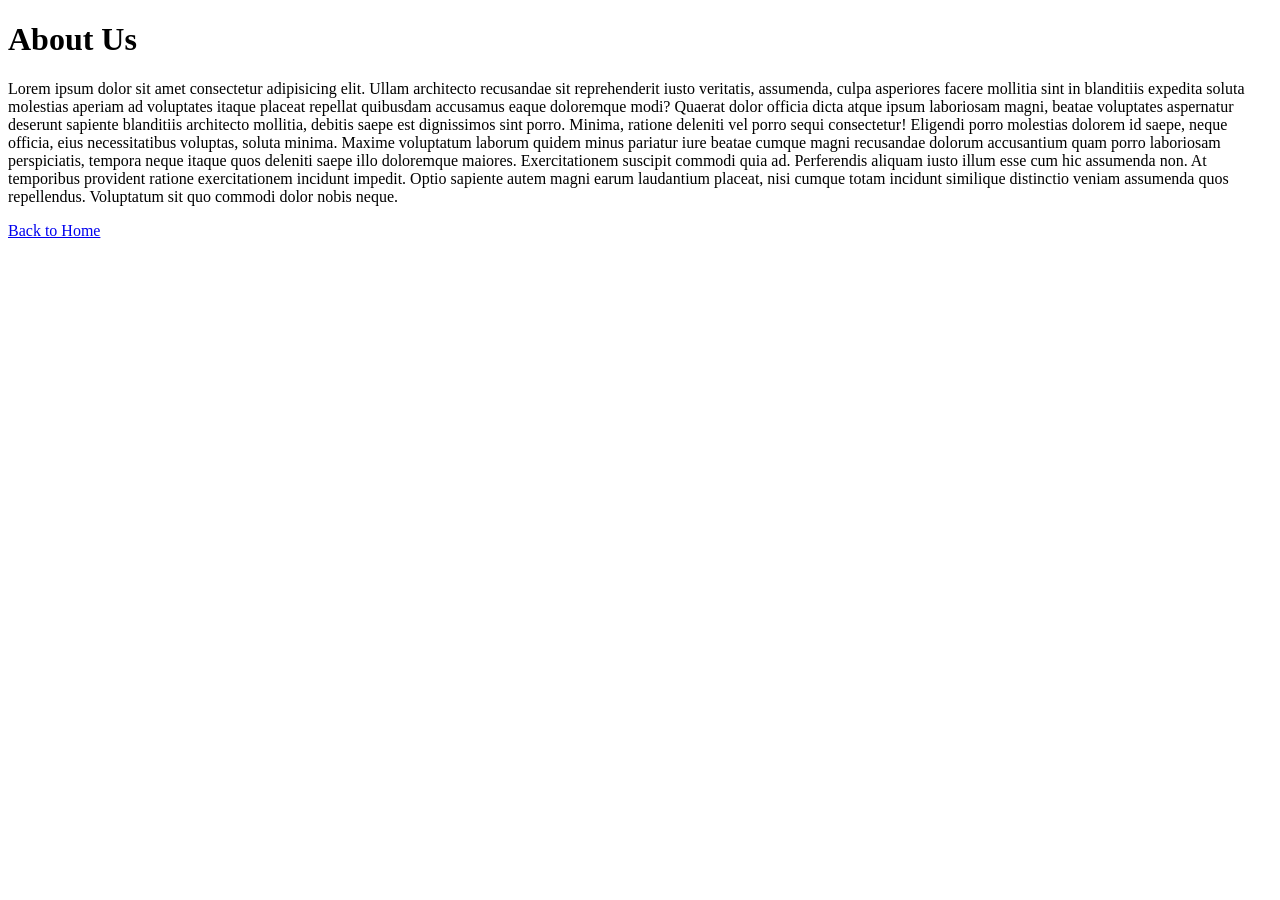
<file: Week1/Aboutus.html>
<!DOCTYPE html>
<html lang="en">
<head>
    <meta charset="UTF-8">
    <meta name="viewport" content="width=device-width, initial-scale=1.0">
    <title>About Us</title>
</head>
<body>
    <h1>About Us</h1>
    <p>Lorem ipsum dolor sit amet consectetur adipisicing elit. Ullam architecto recusandae sit reprehenderit iusto veritatis, assumenda, culpa asperiores facere mollitia sint in blanditiis expedita soluta molestias aperiam ad voluptates itaque placeat repellat quibusdam accusamus eaque doloremque modi? Quaerat dolor officia dicta atque ipsum laboriosam magni, beatae voluptates aspernatur deserunt sapiente blanditiis architecto mollitia, debitis saepe est dignissimos sint porro. Minima, ratione deleniti vel porro sequi consectetur! Eligendi porro molestias dolorem id saepe, neque officia, eius necessitatibus voluptas, soluta minima. Maxime voluptatum laborum quidem minus pariatur iure beatae cumque magni recusandae dolorum accusantium quam porro laboriosam perspiciatis, tempora neque itaque quos deleniti saepe illo doloremque maiores. Exercitationem suscipit commodi quia ad. Perferendis aliquam iusto illum esse cum hic assumenda non. At temporibus provident ratione exercitationem incidunt impedit. Optio sapiente autem magni earum laudantium placeat, nisi cumque totam incidunt similique distinctio veniam assumenda quos repellendus. Voluptatum sit quo commodi dolor nobis neque.</p>
    <a href="index.html"> Back to Home</a>
</body>
</html>
</file>
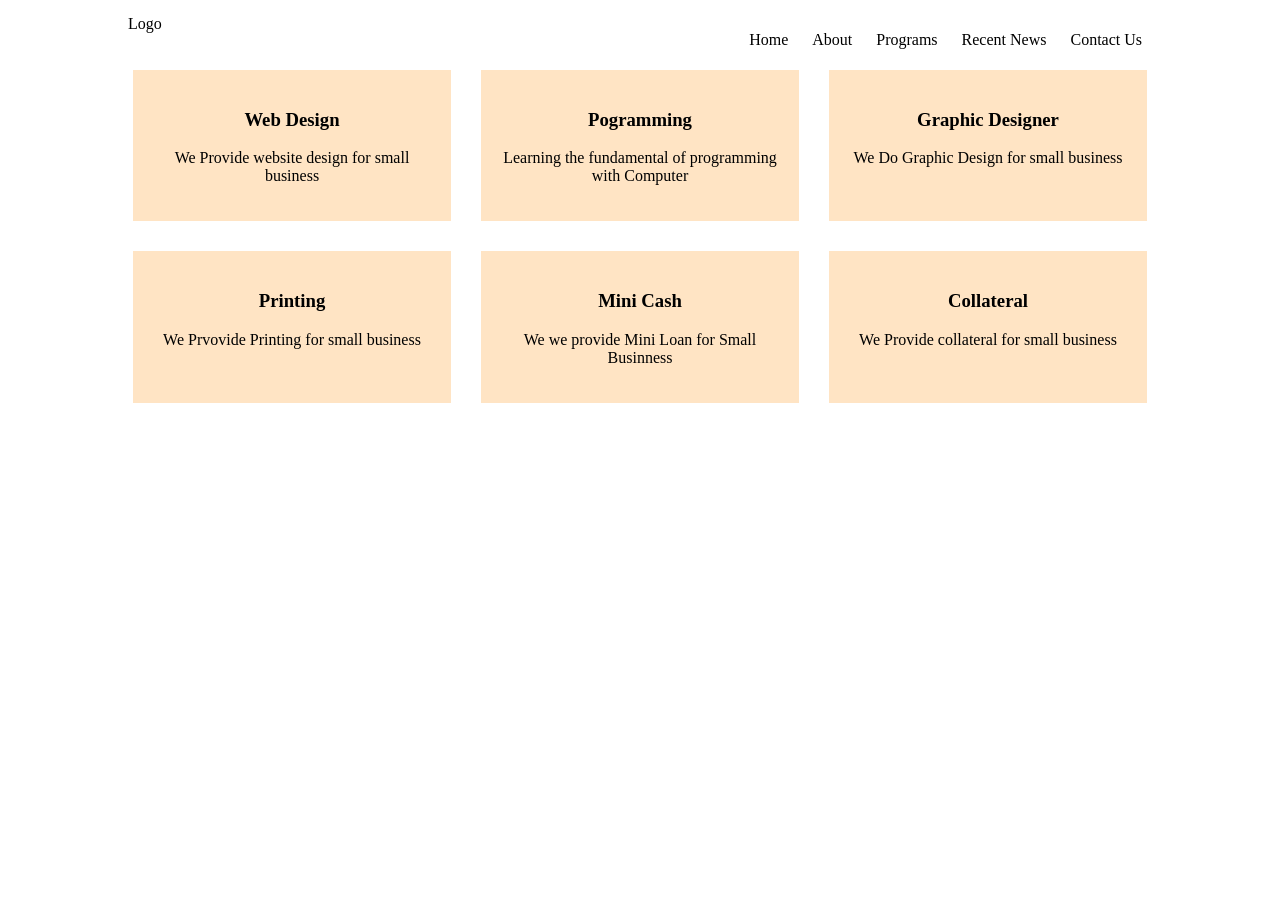
<file: Week3/Week3.html>
<!DOCTYPE html>
<html lang="en">
<head>
    <meta charset="UTF-8">
    <meta name="viewport" content="width=device-width, initial-scale=1.0">
    <title>Layout & Responsive Design</title>
    <link rel="stylesheet" href="style.css">
</head>
<body>
    <nva class="nav">
        <span>Logo</span>
       <ul>
        <li><a href="#"> Home</a></li>
        <li><a href="#"> About</a></li>
        <li><a href="#"> Programs</a></li>
        <li><a href="#"> Recent News</a></li>
        <li><a href="#"> Contact Us</a></li>
        </ul>
    </nva>
    <!-- CSS Grid Boxes -->
   <section class="cards">
        <div class="card"> 
            <h3>Web Design</h1>
            <p> We Provide website design for small business</p>
            </div>
        <div class="card">
            <h3>Pogramming</h1>
            <p> Learning the fundamental of  programming with Computer </p>
        </div>
        <div class="card"><h3>Graphic Designer</h1>
            <p> We Do Graphic Design for small business</p></div>
        <div class="card"><h3>Printing</h1>
            <p> We Prvovide Printing for small business</p></div>
        <div class="card"><h3>Mini Cash</h1>
            <p> We we provide Mini Loan for Small Businness</p></div>
        <div class="card"><h3>Collateral</h1>
            <p> We Provide collateral  for small business</p></div>
   </section>
</body>
</html>
</file>
<file: project/style.css>
/* =========================================================
   Clinton C. Jarka — Portfolio Stylesheet
   Design concept: a developer/database administrator's
   portfolio, built around the idea of a well-kept record —
   clean rules, structured grids, and a single "record frame"
   motif around the hero photo. Teal (data / trust) paired
   with warm amber (craft / design work) on a quiet paper
   background, flat borders instead of soft shadows.
   ========================================================= */

/* ---------- Fonts ---------- */
@import url('https://fonts.googleapis.com/css2?family=Sora:wght@400;500;600;700&family=Inter:wght@400;500;600&family=JetBrains+Mono:wght@500&display=swap');

/* ---------- Tokens ---------- */
:root{
  /* color */
  --navy-950:#0B1F2A;
  --navy-900:#123044;
  --teal-600:#1E6E76;
  --teal-700:#175860;
  --teal-100:#DCEAEA;
  --amber-500:#D98E2B;
  --amber-600:#B9741C;
  --ink:#12181C;
  --ink-soft:#43504F;
  --paper:#F1F4F1;
  --paper-alt:#E5EAE4;
  --white:#FFFFFF;
  --border:#D6DDD6;
  --border-strong:#B9C4B9;

  /* type */
  --font-display:'Sora', 'Segoe UI', sans-serif;
  --font-body:'Inter', 'Segoe UI', sans-serif;
  --font-mono:'JetBrains Mono', ui-monospace, monospace;

  /* layout */
  --max-w:1120px;
  --radius:6px;
  --gap:1.5rem;
  --header-h:72px;
}

/* ---------- Reset ---------- */
*,*::before,*::after{ box-sizing:border-box; }
html{ scroll-behavior:smooth; scroll-padding-top:var(--header-h); }
body{
  margin:0;
  font-family:var(--font-body);
  color:var(--ink);
  background:var(--paper);
  line-height:1.6;
  -webkit-font-smoothing:antialiased;
  text-align: justify;
}
img{ max-width:100%; display:block; }
ul{ list-style:none; margin:0; padding:0; }
a{ color:inherit; text-decoration:none; }
h1,h2,h3{ font-family:var(--font-display); color:var(--navy-950); line-height:1.15; margin:0; }
p{ margin:0 0 1rem; }
p:last-child{ margin-bottom:0; }

.sr-only{
  position:absolute; width:1px; height:1px; padding:0; margin:-1px;
  overflow:hidden; clip:rect(0,0,0,0); white-space:nowrap; border:0;
}

:focus-visible{
  outline:2px solid var(--amber-500);
  outline-offset:3px;
  border-radius:2px;
}

@media (prefers-reduced-motion: reduce){
  html{ scroll-behavior:auto; }
  *,*::before,*::after{ animation-duration:0.01ms !important; transition-duration:0.01ms !important; }
}

/* ---------- Layout helpers ---------- */
.container{
  width:100%;
  max-width:var(--max-w);
  margin-inline:auto;
  padding-inline:1.5rem;
}
.section{ padding:5rem 0; }
.section--alt{ background:var(--paper-alt); }
.section-title{
  font-size:clamp(1.6rem, 1.2rem + 1.3vw, 2.1rem);
  font-weight:700;
  margin-bottom:2.25rem;
  padding-bottom:0.85rem;
  border-bottom:1px solid var(--border-strong);
}

.card{
  background:var(--white);
  border:1px solid var(--border);
  border-radius:var(--radius);
  padding:1.75rem;
}

.btn{
  display:inline-flex;
  align-items:center;
  gap:0.5rem;
  padding:0.85rem 1.6rem;
  background:var(--teal-600);
  color:var(--white);
  font-family:var(--font-display);
  font-weight:600;
  font-size:0.95rem;
  border:1px solid var(--teal-600);
  border-radius:var(--radius);
  cursor:pointer;
  transition:background 0.15s ease, color 0.15s ease, transform 0.15s ease;
}
.btn:hover{ background:var(--teal-700); border-color:var(--teal-700); }
.btn:active{ transform:translateY(1px); }
.btn--outline{
  background:transparent;
  color:var(--navy-950);
  border-color:var(--border-strong);
}
.btn--outline:hover{ border-color:var(--navy-950); background:var(--white); }

/* ---------- Header / Nav ---------- */
.site-header{
  position:sticky;
  top:0;
  z-index:50;
  height:var(--header-h);
  display:flex;
  align-items:center;
  background:rgba(241,244,241,0.92);
  backdrop-filter:blur(8px);
  border-bottom:1px solid var(--border);
}
.nav{
  display:flex;
  align-items:center;
  justify-content:space-between;
  width:100%;
  flex-wrap:wrap;
  gap:0.75rem;
}
.brand{
  font-family:var(--font-display);
  font-weight:700;
  font-size:1.2rem;
  color:var(--navy-950);
}
.brand span{ color:var(--teal-600); }
.nav-links{
  display:flex;
  gap:1.75rem;
  flex-wrap:wrap;
}
.nav-links a{
  font-size:0.95rem;
  font-weight:500;
  color:var(--ink-soft);
  padding:0.25rem 0.1rem;
  border-bottom:2px solid transparent;
  transition:color 0.15s ease, border-color 0.15s ease;
}
.nav-links a:hover{ color:var(--navy-950); border-color:var(--amber-500); }

/* ---------- Hero ---------- */
.hero{ padding:4.5rem 0 5rem; }
.hero-grid{
  display:grid;
  grid-template-columns:1.15fr 0.85fr;
  gap:3rem;
  align-items:center;
}
.eyebrow{
  font-family:var(--font-mono);
  font-size:0.85rem;
  color:var(--teal-600);
  margin:0 0 0.75rem;
}
.hero-text h1{
  font-size:clamp(2.2rem, 1.7rem + 2.2vw, 3.4rem);
  font-weight:700;
  margin-bottom:1.1rem;
}
.hero-text .lead{
  font-size:1.05rem;
  color:var(--ink-soft);
  max-width:62ch;
}
.hero-actions{
  display:flex;
  gap:1rem;
  flex-wrap:wrap;
  margin-top:1.75rem;
}

.hero-media{
  position:relative;
  justify-self:center;
  width:min(280px, 100%);
}
.hero-media::before{
  /* record frame — a nod to a database record boundary sitting behind the photo */
  content:"";
  position:absolute;
  inset:14px -14px -14px 14px;
  border:1px solid var(--teal-600);
  border-radius:var(--radius);
  z-index:0;
}
.hero-media img{
  position:relative;
  z-index:1;
  width:100%;
  aspect-ratio:1/1;
  object-fit:cover;
  border-radius:var(--radius);
  border:1px solid var(--border-strong);
  background:var(--paper-alt);
}
.hero-media::after{
  content:"";
  position:absolute;
  z-index:2;
  top:2px; left:2px;
  width:14px; height:14px;
  border-top:2px solid var(--amber-500);
  border-left:2px solid var(--amber-500);
}

/* ---------- Skills ---------- */
.skills-grid{
  display:grid;
  grid-template-columns:repeat(3, 1fr);
  gap:1.25rem;
}
.skill{
  border-left:3px solid var(--teal-600);
  padding:1.5rem 1.5rem 1.5rem 1.35rem;
}
.skill h3{
  font-size:1.05rem;
  margin-bottom:0.5rem;
}
.skill p{
  color:var(--ink-soft);
  font-size:0.92rem;
  margin:0;
}

/* ---------- Projects ---------- */
.project-grid{
  display:grid;
  grid-template-columns:repeat(3, 1fr);
  gap:1.5rem;
}
.project{ padding:0; overflow:hidden; }
.project h3{ padding:1.25rem 1.5rem 0; font-size:1.1rem; }
.project p{ padding:0.5rem 1.5rem 0; color:var(--ink-soft); font-size:0.93rem; }
.project > a{
  display:block;
  margin:1rem 1.5rem 1.5rem;
  font-family:var(--font-display);
  font-weight:600;
  font-size:0.9rem;
  color:var(--teal-600);
  width:fit-content;
  border-bottom:1px solid var(--teal-600);
}
.project > a:hover{ color:var(--amber-600); border-color:var(--amber-600); }

.project-thumb{
  height:150px;
  width:100%;
}
.project-thumb--1{ background:linear-gradient(135deg, var(--teal-600), var(--navy-900)); }
.project-thumb--2{ background:linear-gradient(135deg, var(--amber-500), var(--navy-950)); }
.project-thumb--3{ background:linear-gradient(135deg, var(--teal-700), var(--amber-600)); }

.tags{ display:flex; flex-wrap:wrap; gap:0.5rem; padding:1rem 1.5rem 0 !important; }
.tag{
  font-family:var(--font-mono);
  font-size:0.75rem;
  color:var(--navy-950);
  padding:0.25rem 0.6rem;
  border:1px solid var(--border-strong);
  border-radius:999px;
}

/* ---------- Education table ---------- */
.table-wrap{ padding:0; overflow-x:auto; }
table{
  width:100%;
  border-collapse:collapse;
  min-width:560px;
}
thead th{
  text-align:left;
  font-family:var(--font-display);
  font-size:0.9rem;
  font-weight:600;
  color:var(--white);
  background:var(--navy-950);
  padding:0.9rem 1.25rem;
}
tbody td{
  padding:0.9rem 1.25rem;
  border-bottom:1px solid var(--border);
  font-size:0.94rem;
  color:var(--ink-soft);
}
tbody tr:nth-child(even){ background:var(--paper-alt); }
tbody tr:last-child td{ border-bottom:none; }
tbody td:first-child{ color:var(--ink); font-weight:500; }

/* ---------- Contact ---------- */
.contact-form{ max-width:640px; }
.form-row{
  display:flex;
  flex-direction:column;
  gap:1.25rem;
}
.field{ display:flex; flex-direction:column; gap:0.4rem; }
.field label{
  font-size:0.85rem;
  font-weight:600;
  color:var(--navy-950);
}
.field input,
.field textarea{
  font-family:var(--font-body);
  font-size:0.98rem;
  color:var(--ink);
  background:var(--paper);
  border:1px solid var(--border-strong);
  border-radius:4px;
  padding:0.75rem 0.9rem;
  resize:vertical;
}
.field input:focus,
.field textarea:focus{
  outline:none;
  border-color:var(--teal-600);
  box-shadow:0 0 0 3px var(--teal-100);
}
.contact-form .btn{ margin-top:1.75rem; border:none; }

/* ---------- Footer ---------- */
.site-footer{
  background:var(--navy-950);
  color:var(--paper);
  padding:2.5rem 0;
  margin-top:2rem;
}
.footer-grid{
  display:flex;
  justify-content:space-between;
  align-items:center;
  flex-wrap:wrap;
  gap:1rem;
}
.site-footer p{ margin:0; font-size:0.9rem; color:#B9C7C9; }
.footer-links{
  display:flex;
  gap:1.5rem;
  flex-wrap:wrap;
}
.footer-links a{
  font-size:0.9rem;
  color:var(--paper);
  padding-left:1.5rem;
  border-left:1px solid rgba(255,255,255,0.25);
}
.footer-links li:first-child a{ padding-left:0; border-left:none; }
.footer-links a:hover{ color:var(--amber-500); }

/* =========================================================
   Responsive
   ========================================================= */
@media (max-width:900px){
  .hero-grid{ grid-template-columns:1fr; }
  .hero-media{ order:-1; width:min(220px, 60%); }
  .skills-grid{ grid-template-columns:repeat(2, 1fr); }
  .project-grid{ grid-template-columns:repeat(2, 1fr); }
}

@media (max-width:600px){
  .section{ padding:3.5rem 0; }
  .nav{ height:auto; padding-block:0.75rem; }
  .nav-links{ gap:1rem; }
  .skills-grid{ grid-template-columns:1fr; }
  .project-grid{ grid-template-columns:1fr; }
  .hero-actions{ flex-direction:column; }
  .btn{ width:100%; justify-content:center; }
  .footer-grid{ flex-direction:column; text-align:center; }
  .footer-links{ justify-content:center; }
}
</file>
<file: Week2/style.css>
:root {
 --bg: #0f172a;
 --card-bg: #1e293b; 
 --text: #e2e8f0;
 --primary: #faa51a;   
}

body{
    background-color: var(--bg);
    color: var(--text);
    font-family: Arial, Helvetica, sans-serif;
    line-height: 1.6;
    margin: 0;
    padding: 40px;
}

#profile{
    width: 320px;
    margin: 0 auto;
}

.card{
    background-color: var(--card-bg);
    padding: 24px;
    border: 1px solid rgb(51,65,85);
}

#name{
    color: var(--primary);
    font-size: 24px;
    margin: 0;
}

.role{
    color: var( --primary);
    font-size:  16px;
    margin: 4px 0 16px 0;
}

.bio{
    font-size: 15px;
    line-height: 1.6;
    margin: 0 0 20px 0;
}

.btn{
    background-color: var(--primary);
    color: #0f172a;
    border: none;
    padding: 10px 18px;
    font-size: 15px;
}

.container{
    display: flex;
}
</file>
<file: Week1/Week_one/style.css>
:root{
    --bg-color: #121212;
    --text-color:#ffffff;
    --accent-color:#007bff;
    --card-bg: #f8f9fa;

}
main{
    max-width: 800px;
    margin: 0 auto;
    background: var(--bg-color);
    color: var(--text-color);
}
section{
    padding: 20px;
}
h1, h2 {
    color: var(--accent-color);
}
article{
    border: 1px solid #ddd;
    background: var(--card-bg);
    border-radius: 8px;
    padding: 15px;
    margin-bottom: 15px;
    color: #333333;
}
input, textarea{
    width: 100;
}
</file>
<file: Week3/mini-project/style.css>
/* :root with reusable variables */
:root{
    --bg: #f1f5f9;  /*page background */
    --surface:#ffffff; /* cards */
    --text: #1e293b; /* main text */
    --muted: #64748b; /* Secondary text */
    --primary: #4f46e5; /* Primary accent */
    --primary-dark: #4338ca; /* Primary hover */
    --secondary: #f59e0b; /* Secondary accent */
    --border: #e2e8f0; /* Borders */
    --radius: 12px; /* Rounded corrners */
    --shadow: 0 1px 3px rgb(15,23,42,0.08)
    --max-width: 960px /* content width*/
}

/* Reset + Base */
*{ box-sizing: border-box;}

body {
    margin: 0;
    background-color: var(--bg);
    color: var(--text);
    font-family: system-ui, -apple-system, BlinkMacSystemFont, 'Segoe UI', Roboto, Oxygen, Ubuntu,
     Cantarell, 'Open Sans', 'Helvetica Neue', sans-serif; 
    line-height: 1.6;
}

h1, h2, h3{
    line-height: 1.2;
    margin: 0 0 .0rem;
}

img {
    max-width: 100%; 
    height: auto; 
    display: block;}

    a {color: var(--primary); text-decoration: none;}
    a:hover {text-decoration: underline;}

/* Reusable Layout and Component Classes */
.container{
    width: 100%;
    max-width: var(--max-width);
    margin: 0 auto;
    padding: 0 1.25rem;
}

/* Sections */

.section {padding: 2.5rem 0;}
.section--alt{background-color: #eef2f7;}
.section-title {
    font-size: 1.5rem;
    margin-bottom: 1.25rem;
    padding-bottom: .5rem;
    border-bottom: 3px solid var(--secondary);
    display: inline-block;
}

/* Reusable .card class */

.card {
    background-color: var(--surface);
    border: 1px solid var(--border);
    border-radius: var(--radius);
    padding: 1.6rem;
    box-shadow: var(--shadow);
}

/* Reusable .btn class */
.btn {
    display: inline-block;
    background-color: var(--primary);
    color: #ffffff;
    padding: .75rem 1.4rem;
    border: none;
    border-radius: 8px;
    font-size: 1rem;
    font-family: inherit;
    cursor: pointer;
    transition: background-color .2s ease;
}

.btn:hover {background-color: var(--primary-dark); text-decoration: none;}

.btn--outline{
    background-color: transparent;
    color: var(--primary);
    border: 2px solid var(--primary);
    padding: calc(.75rem - 2px) calc(1.4rem - 2px);
}

.btn--outline:hover{ background-color: var(--primary); color: #fff;}

.tag {
    display: inline-block;
    background-color: var(--bg);
    color: var(--muted);
    border:  1px solid var(--border);
    padding: .2rem .6rem;
    font-size: .8rem;
    border-radius: 999px;
    margin: .15rem .15rem 0 0;
}

/* Header and Navigation (Flexbox) */

.site-header {
    background-color: var(--surface);
    border-bottom: 1px solid var(--border);
    position: sticky;
    top: 0;
    z-index: 10;
}

.nav{
    display: flex;
    justify-content: space-between;
    align-items: center;
    flex-wrap: wrap;
    gap: 5rem 1.25rem;
    padding: .9rem 1.25rem;
}
.brand {
    font-weight: 700; font-size: 1.2rem; color: var(--text)}
.brand span {color: var(--primary);}
.nav-links {
    display: flex;
    flex-wrap: wrap;
    gap: 1rem 1.25rem;
    list-style: none;
    margin: 0;
    padding: 0;
}
.nav-links a{color: var(--muted); font-weight: 600;}
.nav-links a:hover{color: var(--primary);}

/* Hero */
.hero {background-color: var(--surface); border-bottom: 1px solid var(--border);}
.hero-grid{
    display: grid;
    gap: 1.5rem;
    padding: 2.5rem 1.25rem;
    align-items: center;
}
.eyebrow{
    text-transform: uppercase;
    letter-spacing: .08em;
    font-weight: 700;
    font-size: 0.8rem;
    color: var(--primary);
    margin:  0 0 .25rem;
}
.hero-text h1 {font-size: 2rem;}
.lead {color: var(--muted); font-size: 1.05rem; max-width: 48ch;}
.hero-actions {margin-top: 1.25rem; display: flex; flex-wrap: wrap; gap: 0.75rem;}
.hero-media img{
    width: 140px;
    height: 140px;
    border-radius: var(--radius);
}

/* Skills */
.skills-grid {
    list-style:  none;
    margin: 0;
    padding: 0;
    display: grid;
    grid-template-columns: 1fr;
    gap: 1rem;
}
.skill h3 {    color: var(--primary); font-size: 1.05rem;}
.skill p{ margin: 0; color: var(--muted);font-size: .95rem;}

/* Projects */
.project-grid{
    display: grid;
    gap: 1.25rem;
    grid-template-columns: 1fr;  /* For Phone */
}
.project-thumb {
    height: 90px;
    border-radius: 8px;
    margin-bottom: 1rem;
}
.project-thumb--1{background: linear-gradient(135deg, #4f46e5, #7c3aed);}
.project-thumb--2{background: linear-gradient(135deg, #0ea5e9, #22d3ee);}
.project-thumb--3{background: linear-gradient(135deg, #f59e0b, #ef4444);}
.project h3{ font: 1.15rem;}
.project p{color: var(--muted)}
.link {font-weight: 600;}

/* Education Table */
.table-wrap{padding: 0; overflow-x: auto;}
table{width: 100%; border-collapse: collapse;}
caption {text-align: left;}
th, td {
    text-align: left; 
    padding:  .85rem 1rem;
    border-bottom:  1px solid var(--border);
}
thead th { background-color: #eef2f7; color: var(--text); font-size:  .95rem;}
tbody tr:last-child td{border-bottom: none;}

/* Contact Form */
.contact-form {display: grid; gap: 1rem;}
.form-row{display: grid; gap: 1rem; grid-template-columns: 1fr;}
.field label {display: block; font-weight: 600; margin-bottom: .35rem;}
input, textarea {
    width: 100%;
    padding: .7rem .8rem;
    border: 1px solid var(--border);
    border-radius: 8px;
    font: inherit;
    color: var(--text);
    background-color: var(--surface);
}
input:focus, textarea:focus{ outline: 2px solid var(--primary); border-color: var(--primary);}

/* Footer */
.site-footer{
    background-color: var(--surface);
    border-top: 1px solid var(--border);
    padding: 1.5rem 0;
    color: var(--muted);
}
.footer-grid{
    display: flex;
    flex-wrap: wrap;
    gap: .75rem 1.25rem;
    justify-content: space-between;
    align-items: center;
}
.footer-links{display: flex; gap: 1.25rem; list-style: none; margin: 0; padding: 0;}

/* Accessibility Helper */
.sr-only {
    position: absolute; width: 1px; height: 1px; padding: 0; margin: -1px; overflow: hidden; clip: rect(0,0,0,0); border: 0;
}

/* Responsive Breakpoints */
/* Tablets */
@media (min-width: 640px){
    .skills-grid {grid-template-columns: repeat(2, 1fr);}
    .project-grid {grid-template-columns: repeat(2, 1fr);}
    .form-row {grid-template-columns: 1fr 1fr;}
    .hero-text hr { font-size: 2.5rem;}
}

/* Desktop */
@media(min-width: 900px){
    .skills-grid{grid-template-columns: repeat(3, 1fr);}
    .project-grid{grid-template-columns: repeat(3, 1fr);}
    .hero-grid{grid-template-columns: 1fr auto;}
    .hero-media img{width: 200px; height: 200px;}
}
</file>
<file: Week3/style.css>
body{
    width: 80%;
    margin: 15px auto;
}
.nav{
    display: flex;
    justify-content: space-between;
}
.nav ul li{
    display: inline-block;
    margin: 0 10px;
}

li a{
    text-decoration: none;
    color: black
}

li a:hover{
    color: red;

}
/* CSS Grid Style */

.cards {
    display: grid;
    grid-template-columns: 1fr;
}

@media (min-width: 768px) {
    .cards {
        grid-template-columns: repeat(3, 1fr);
        gap: 20px;
    }
    
}

.card{
    background-color: bisque;
    padding: 20px;
    margin: 5px;
    text-align: center;

}
</file>
